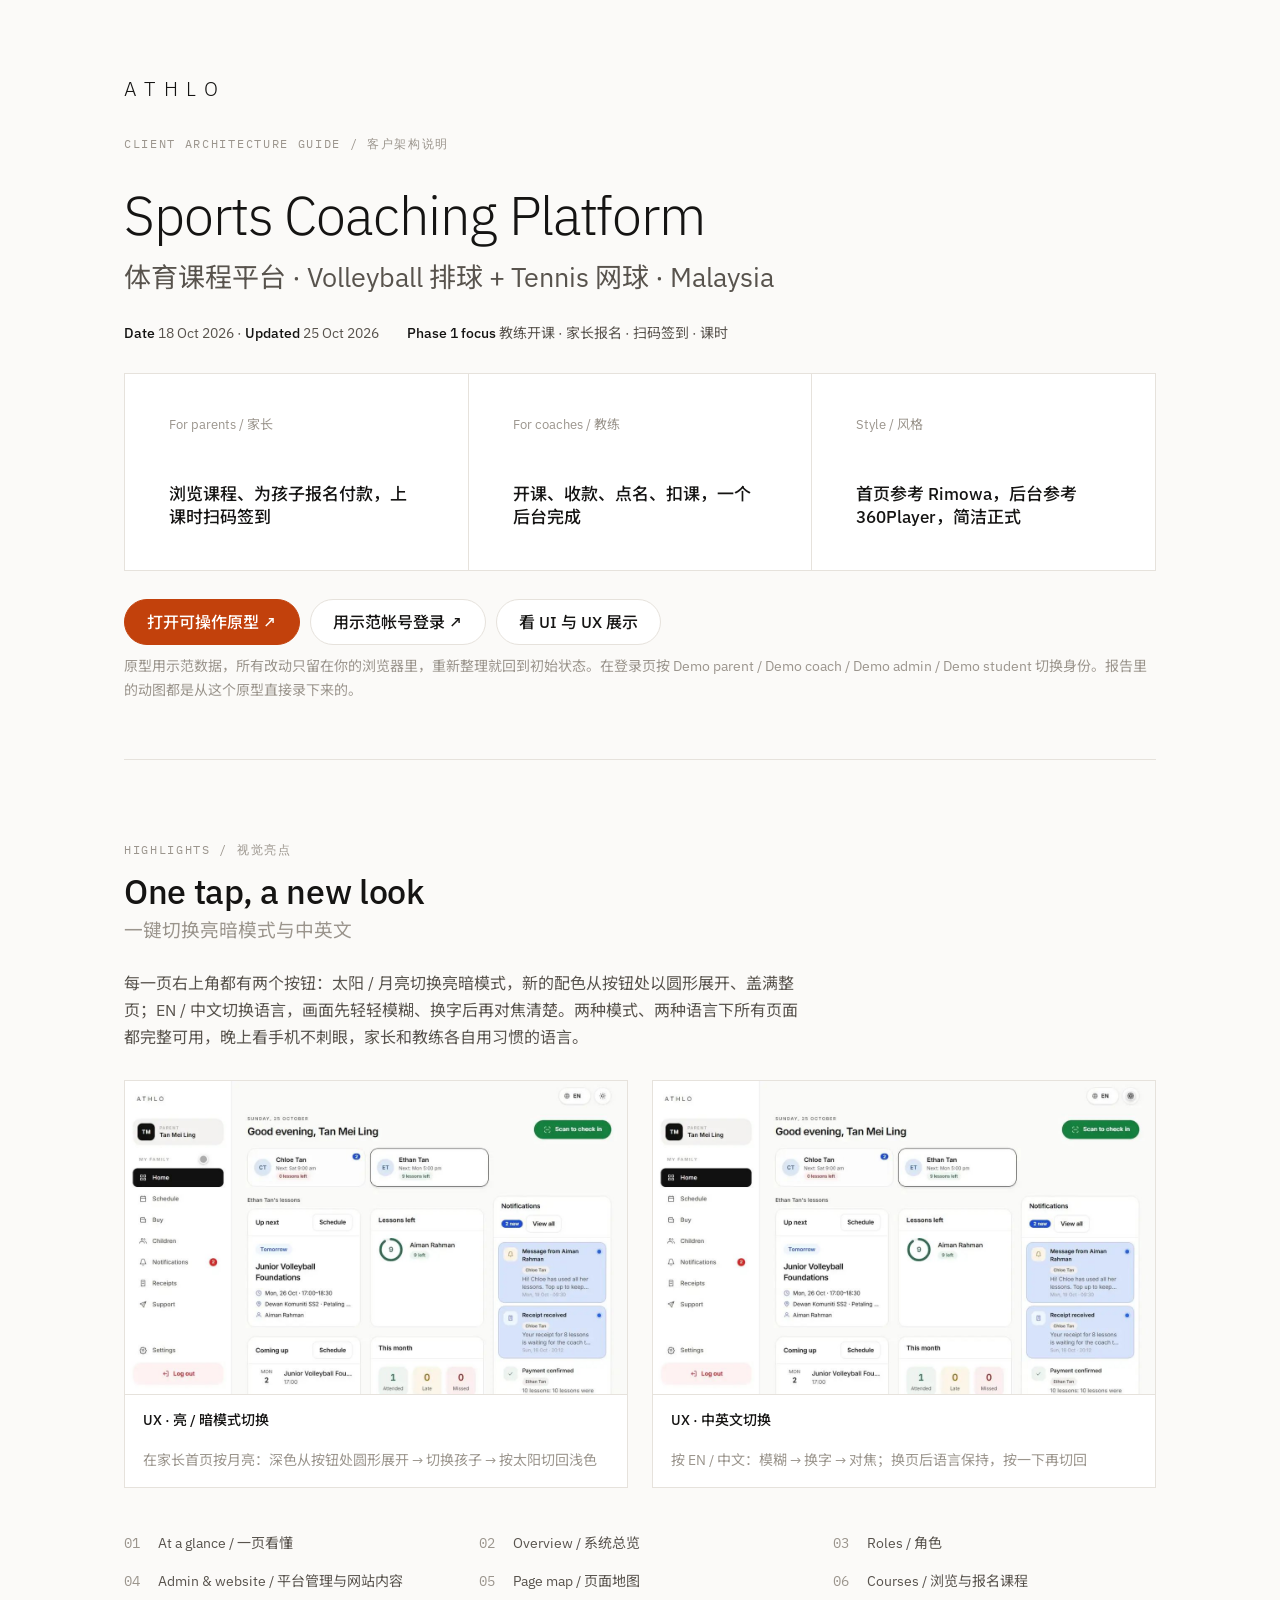
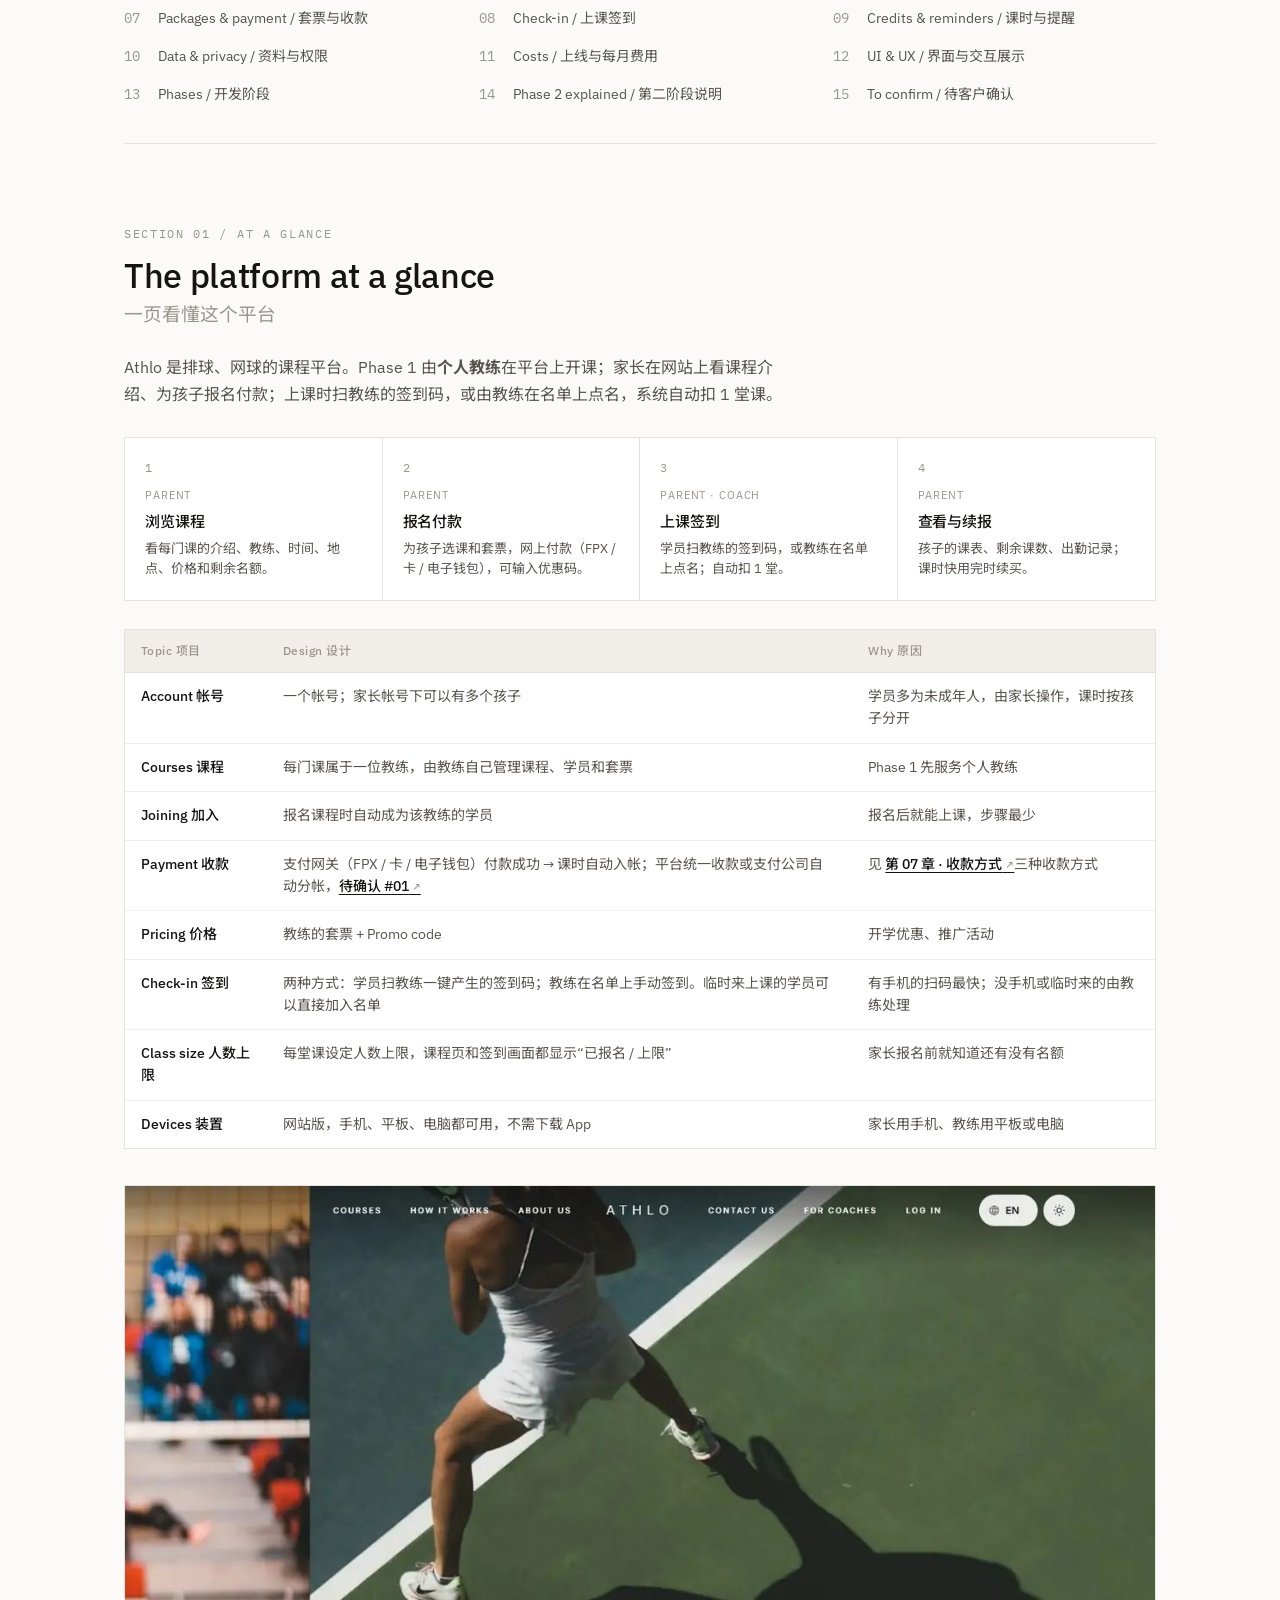
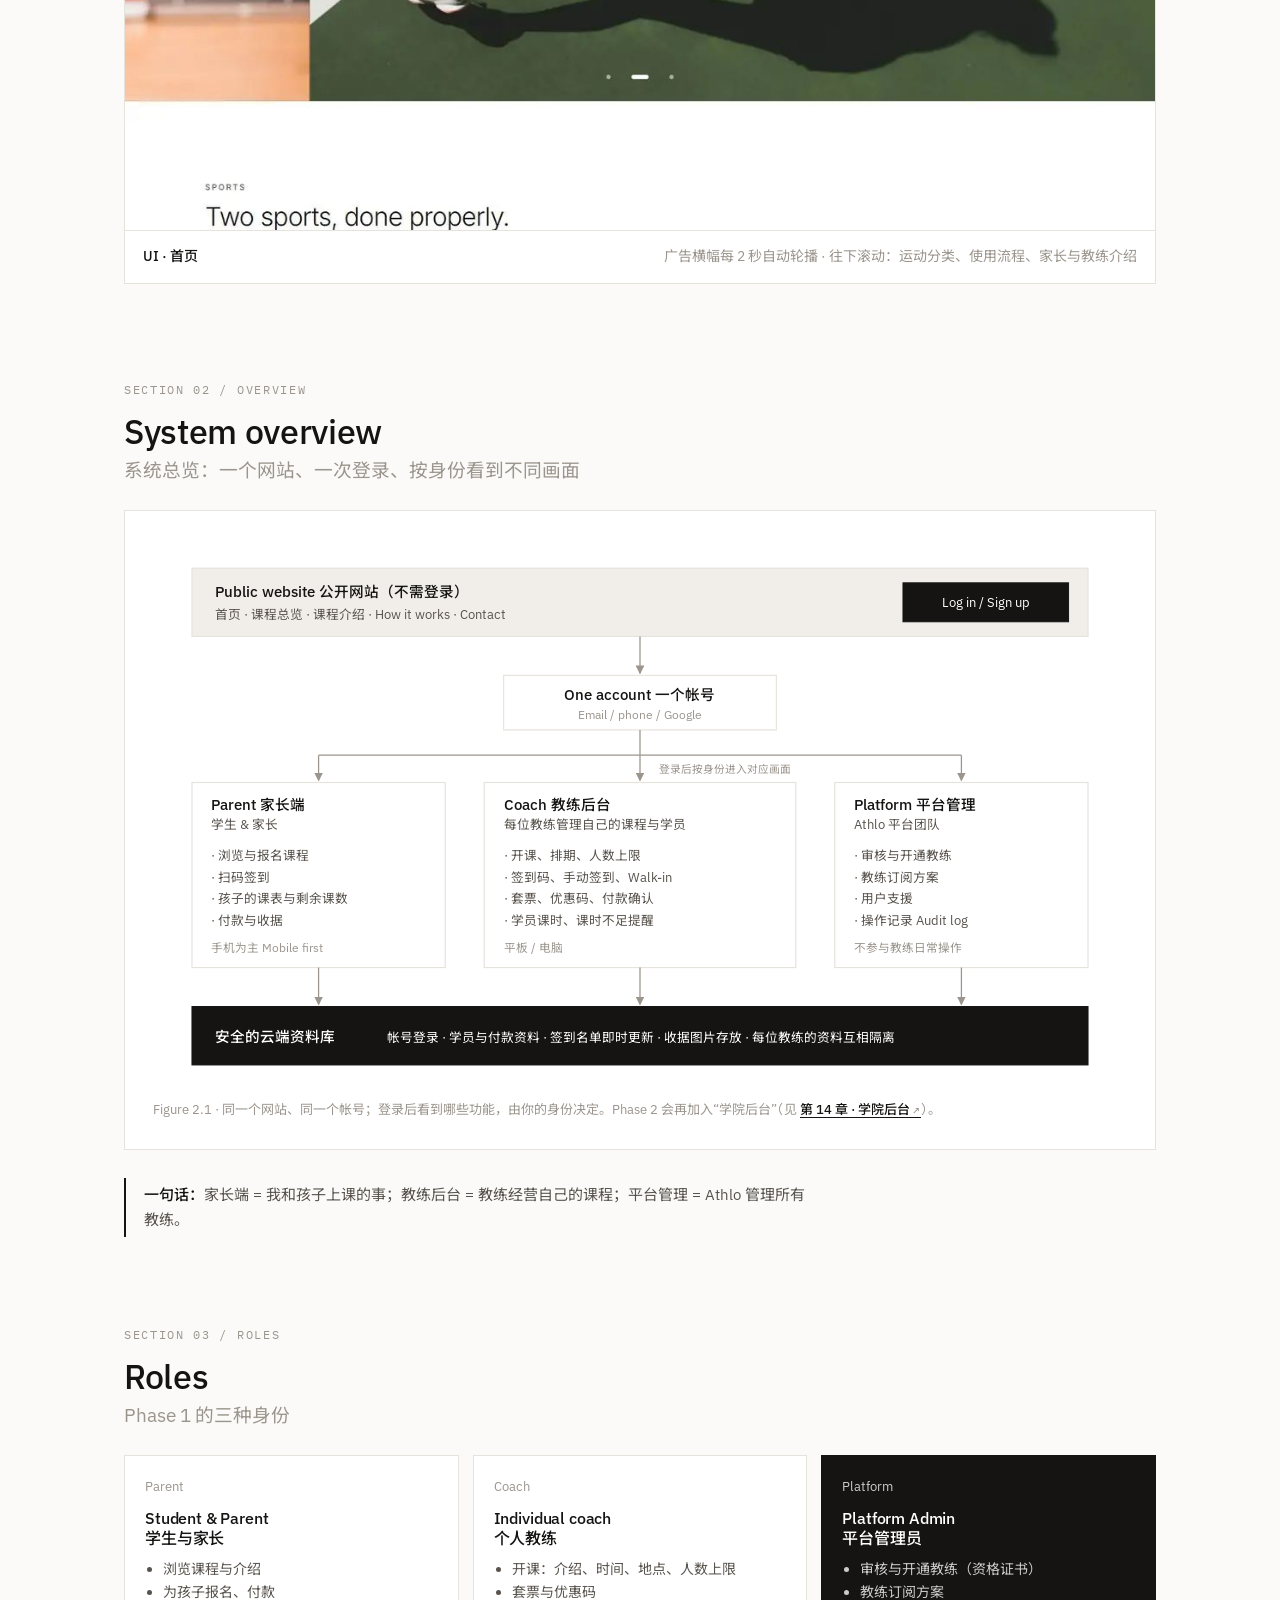
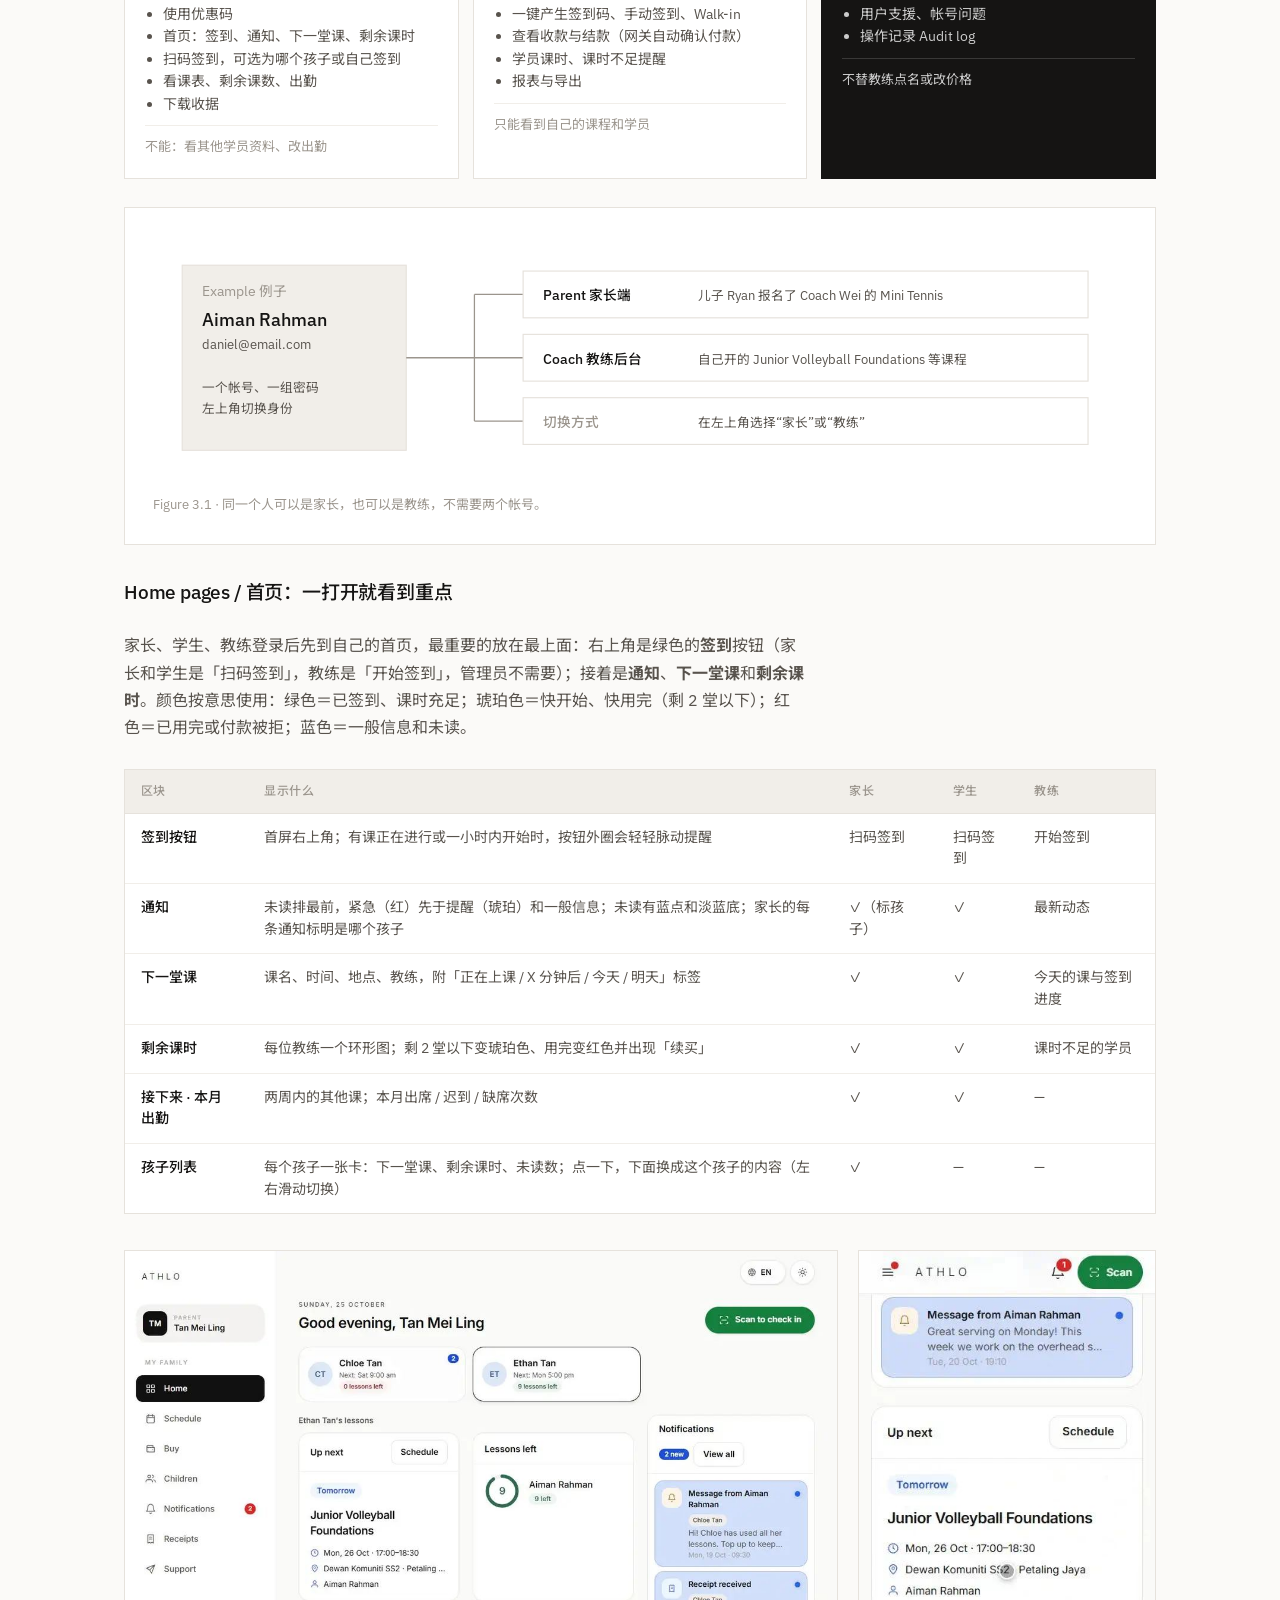
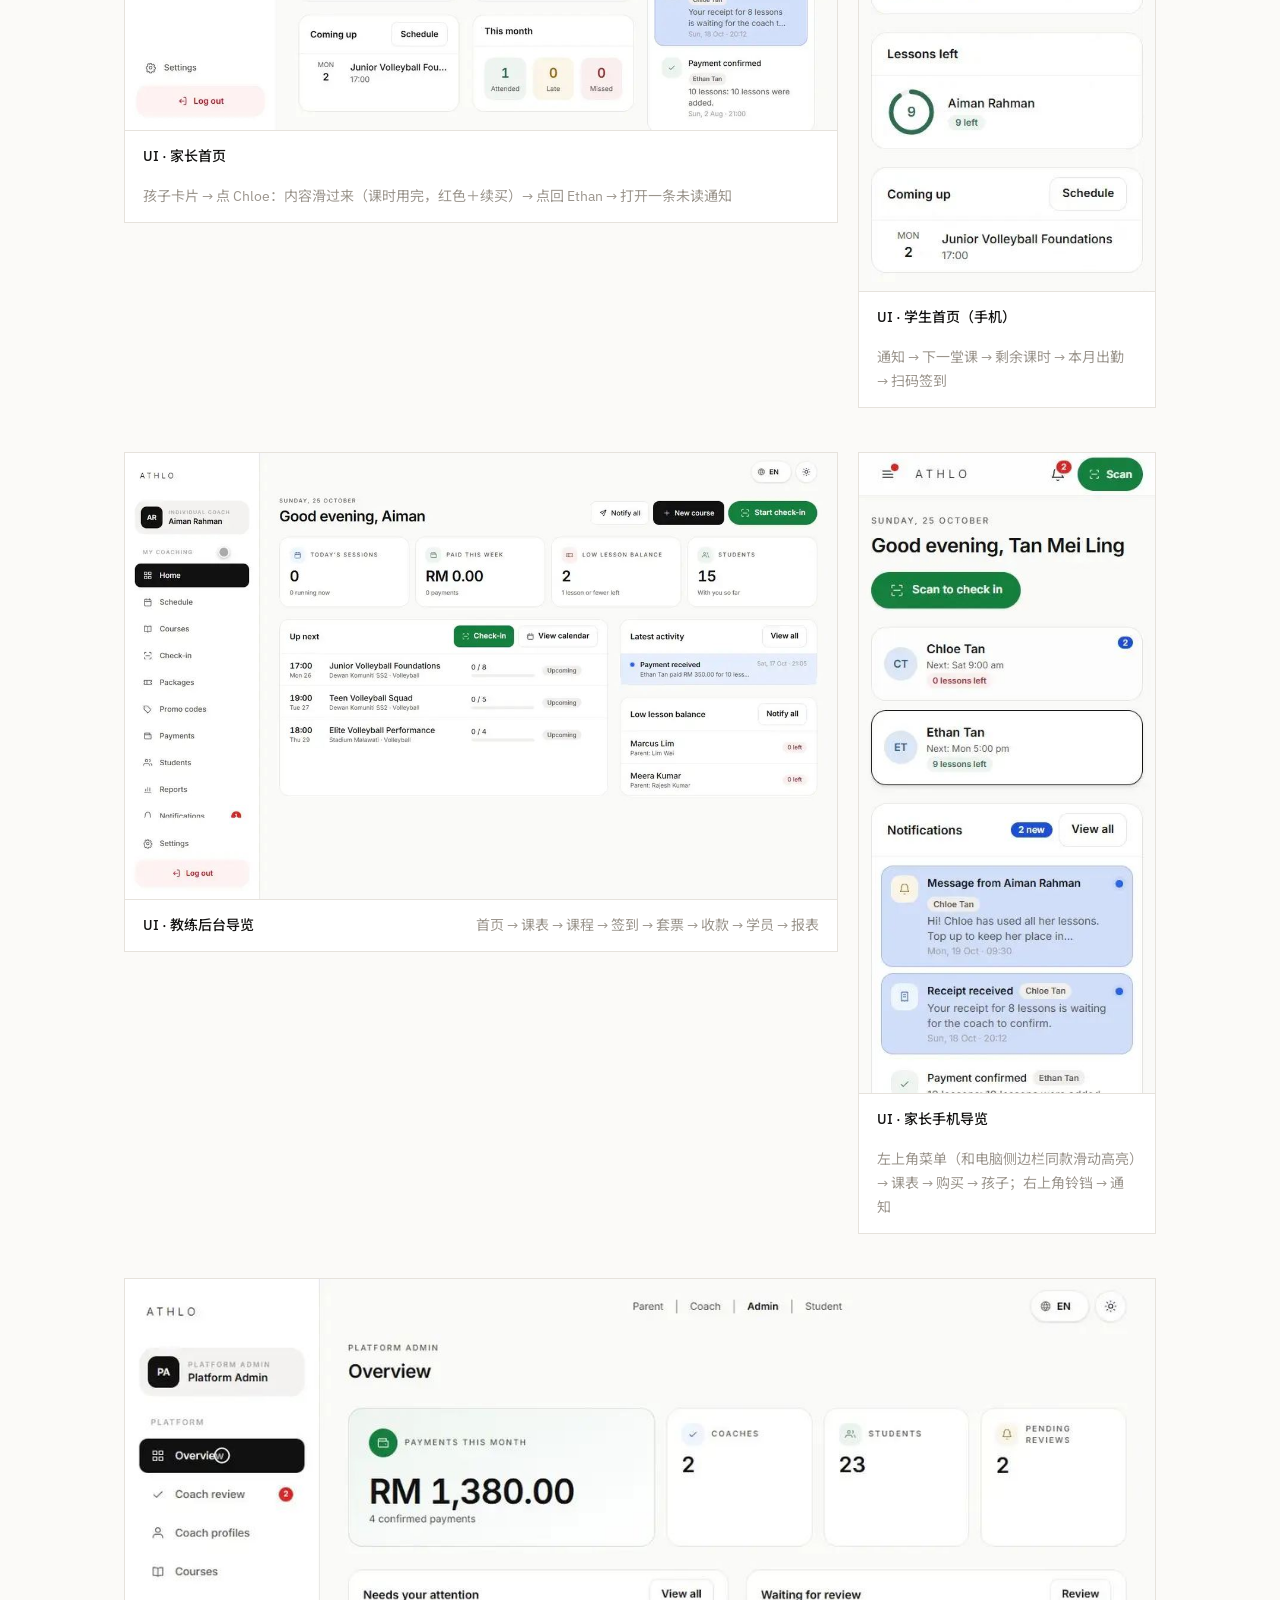
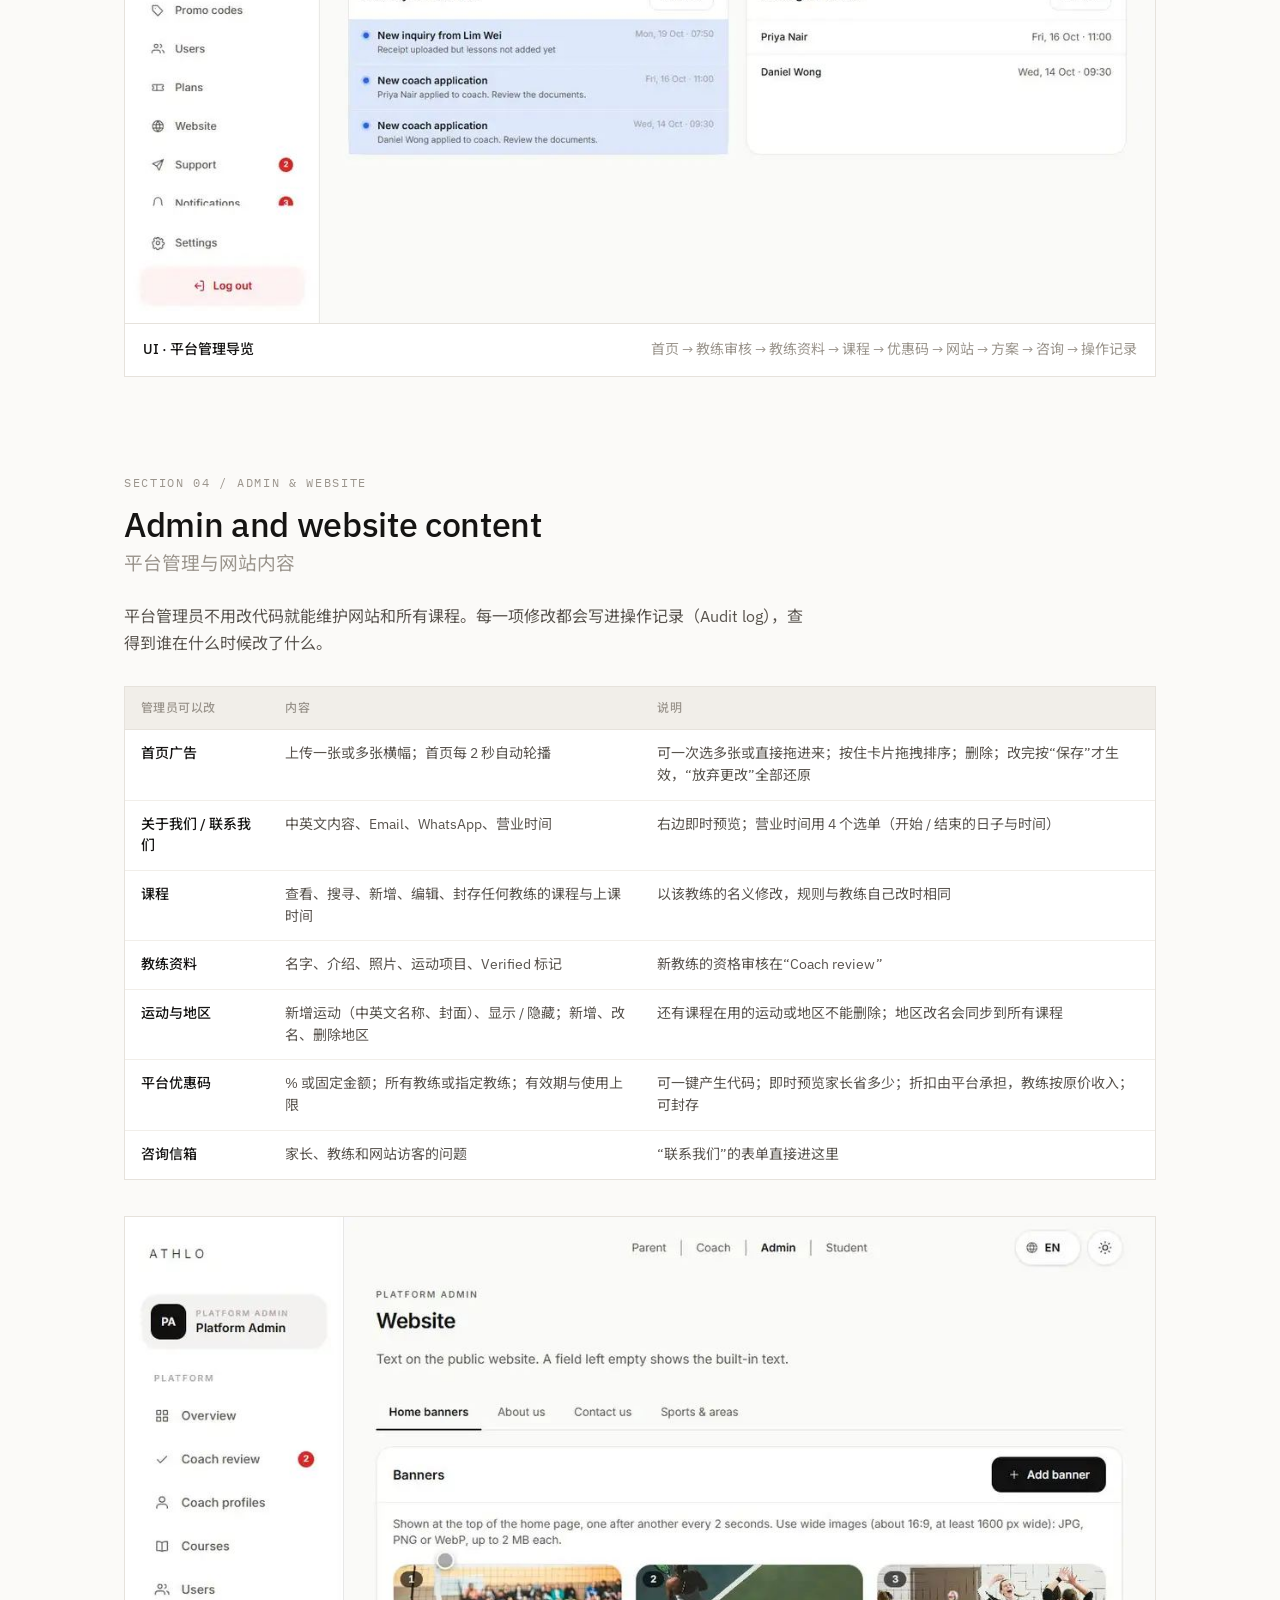
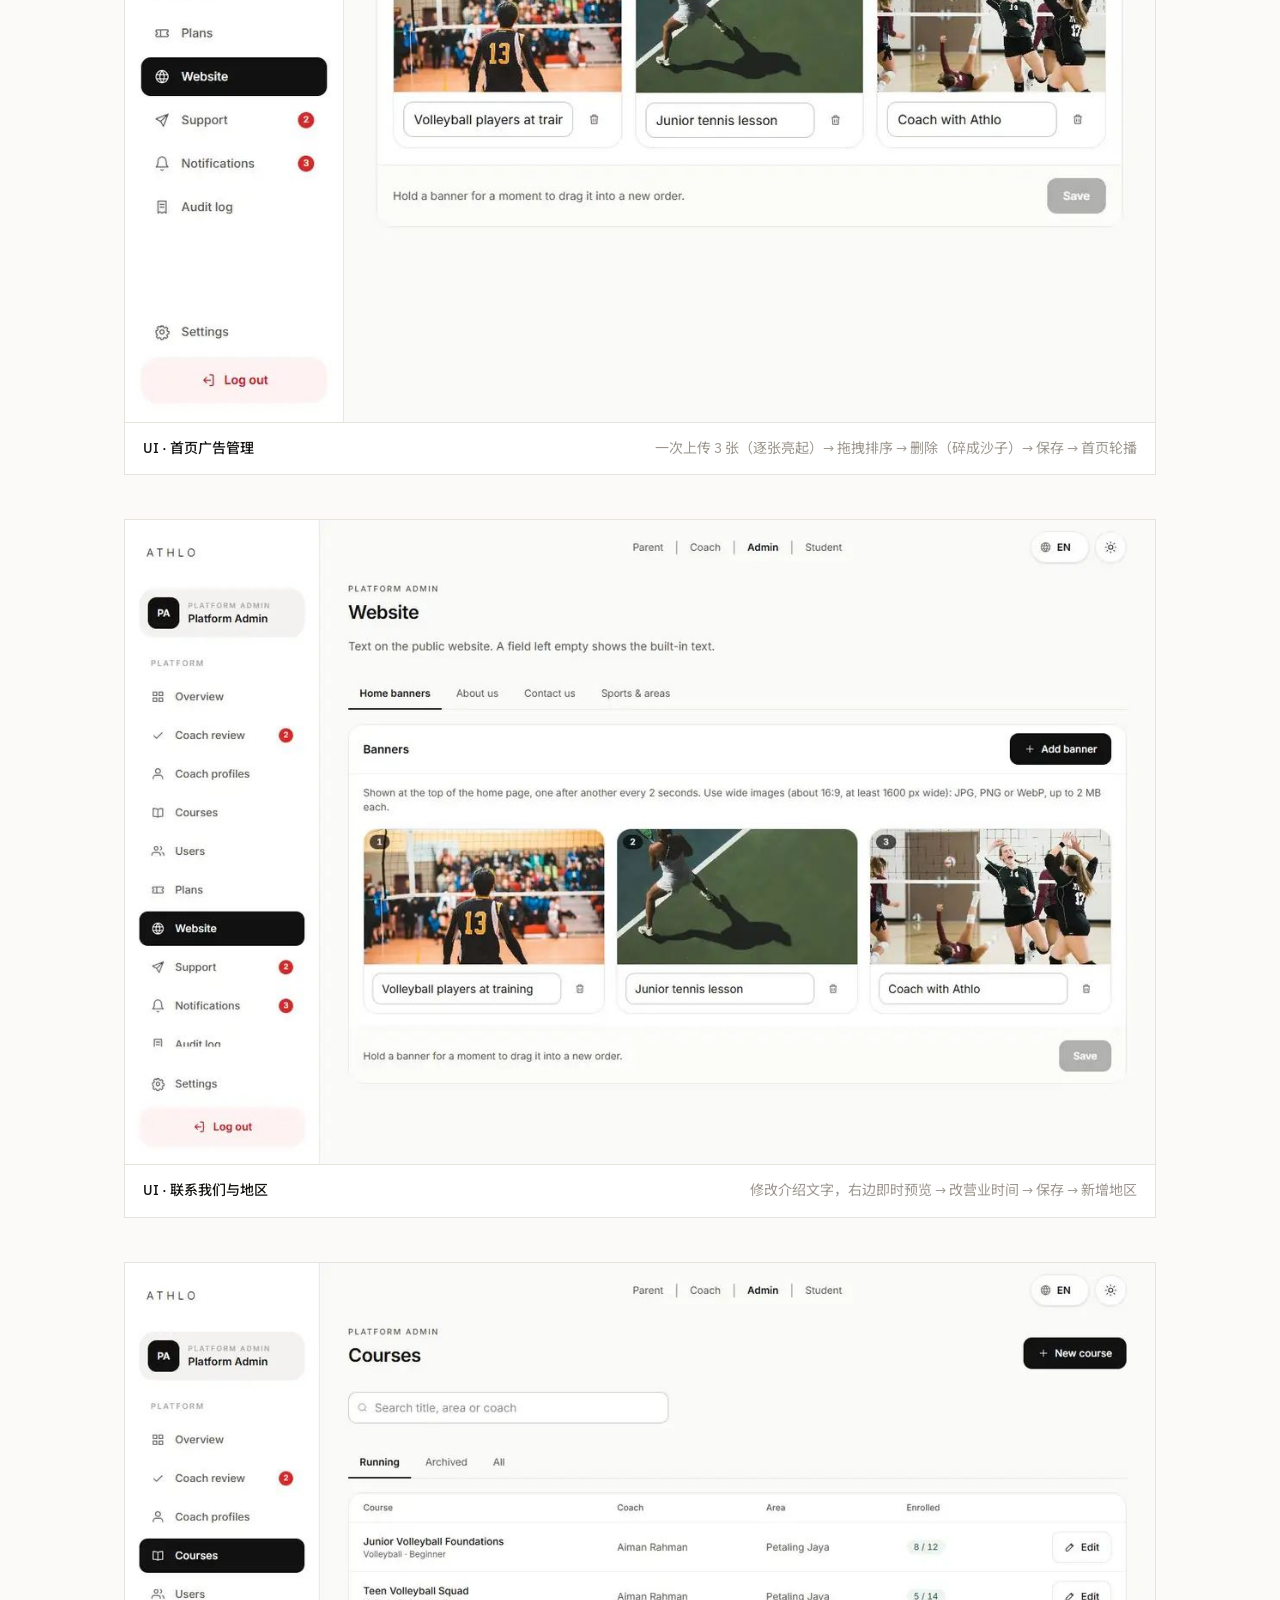
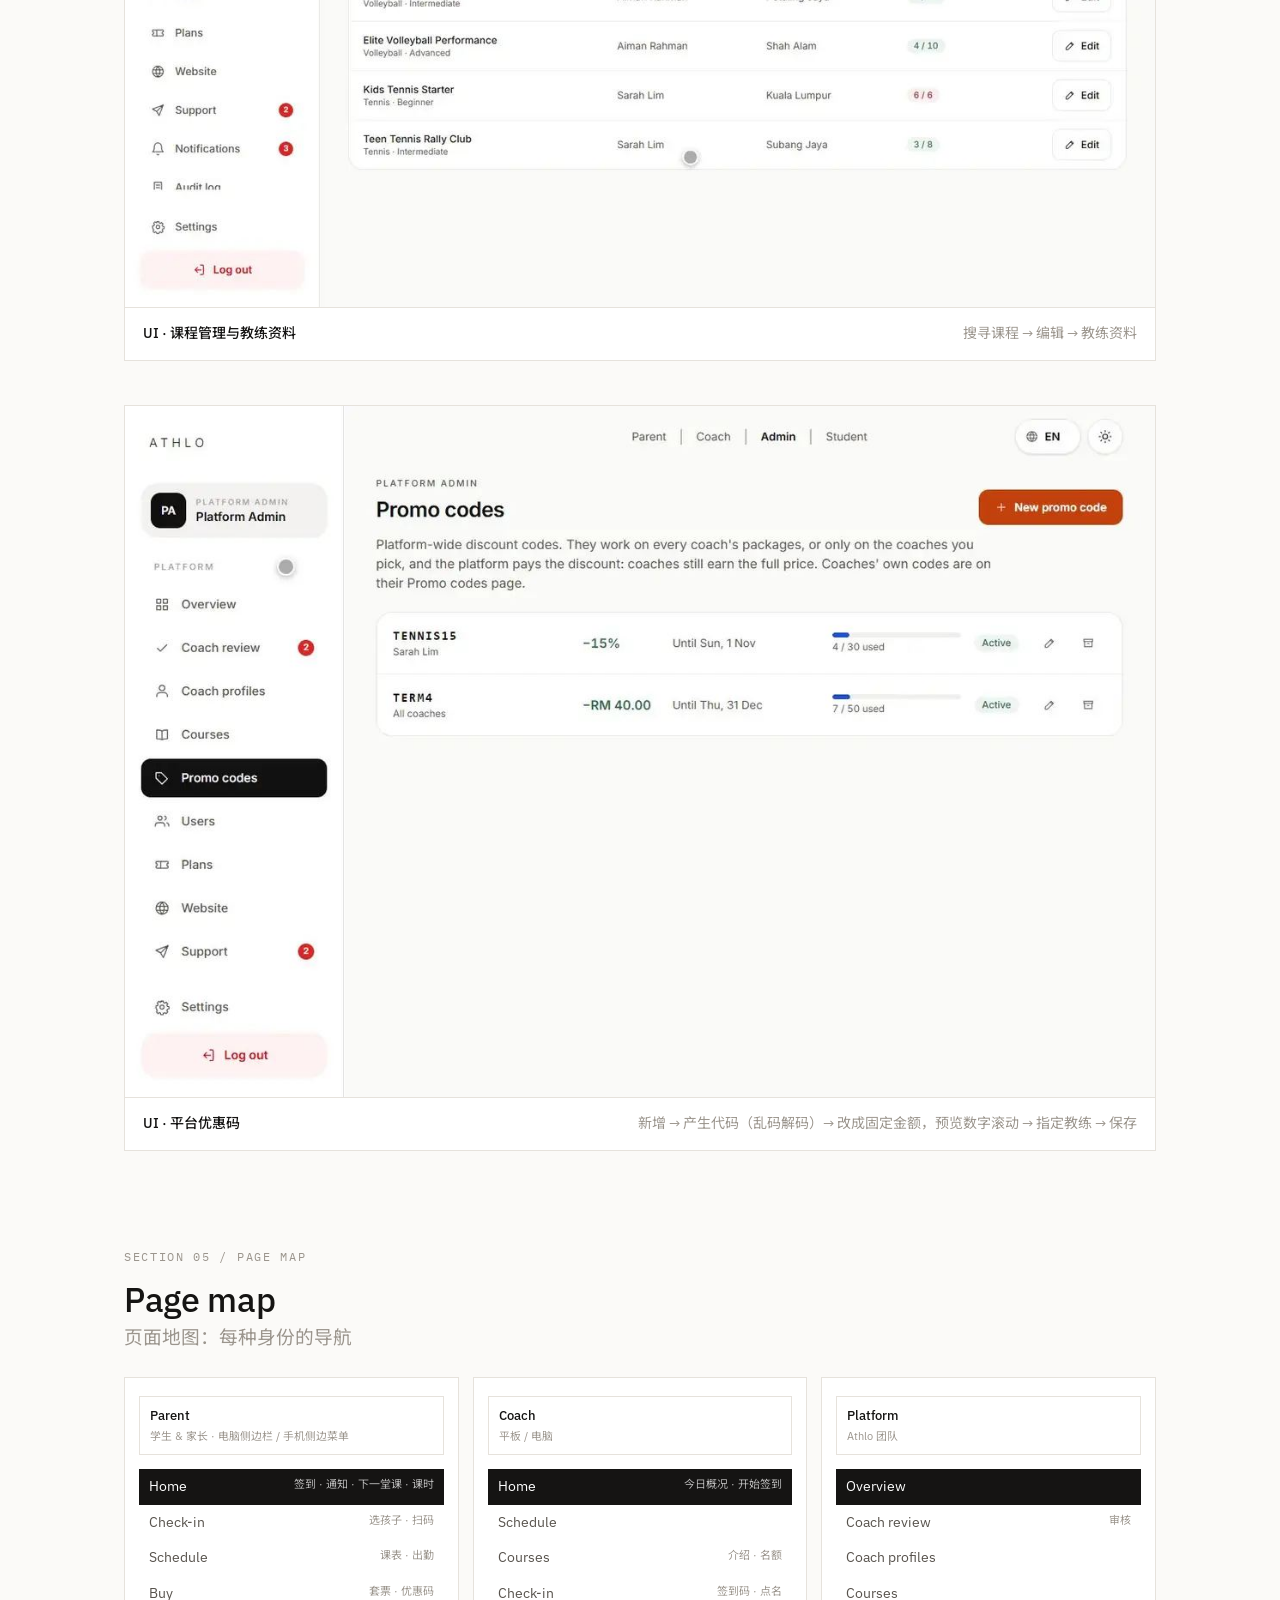
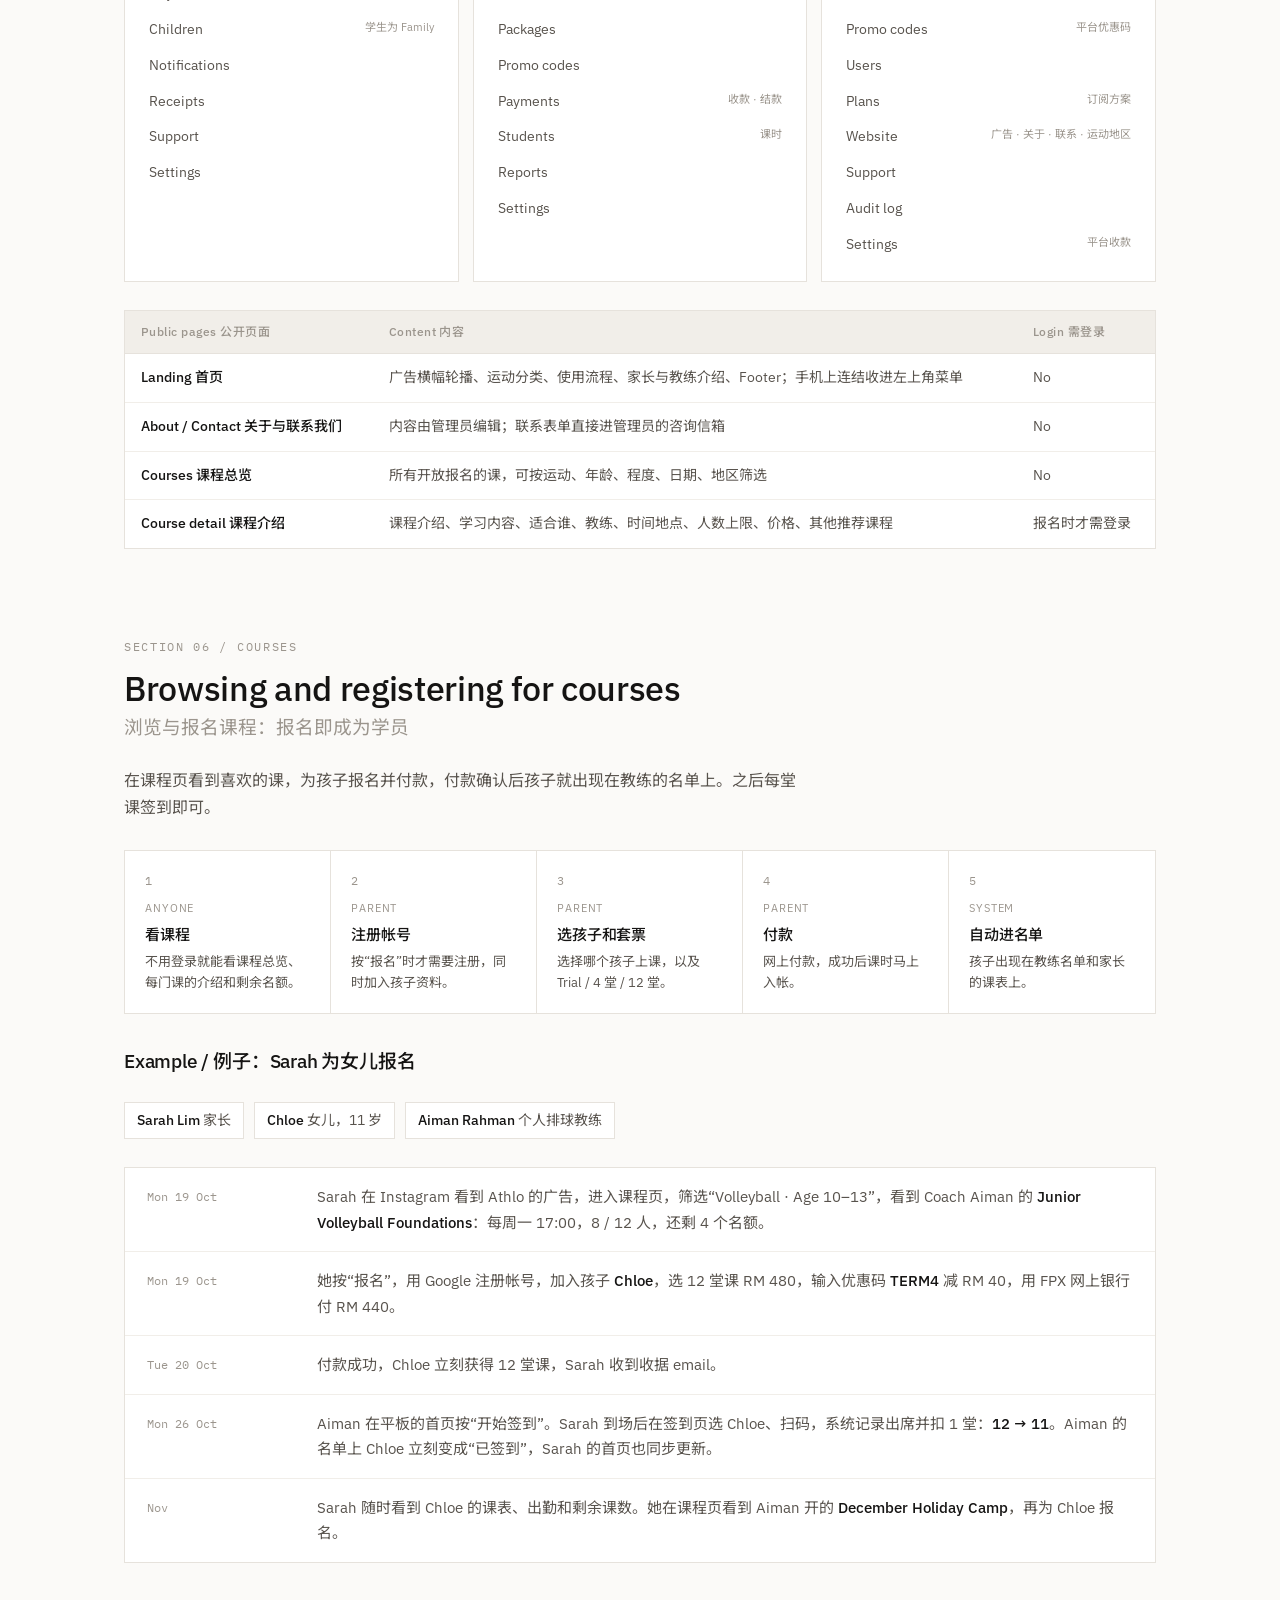
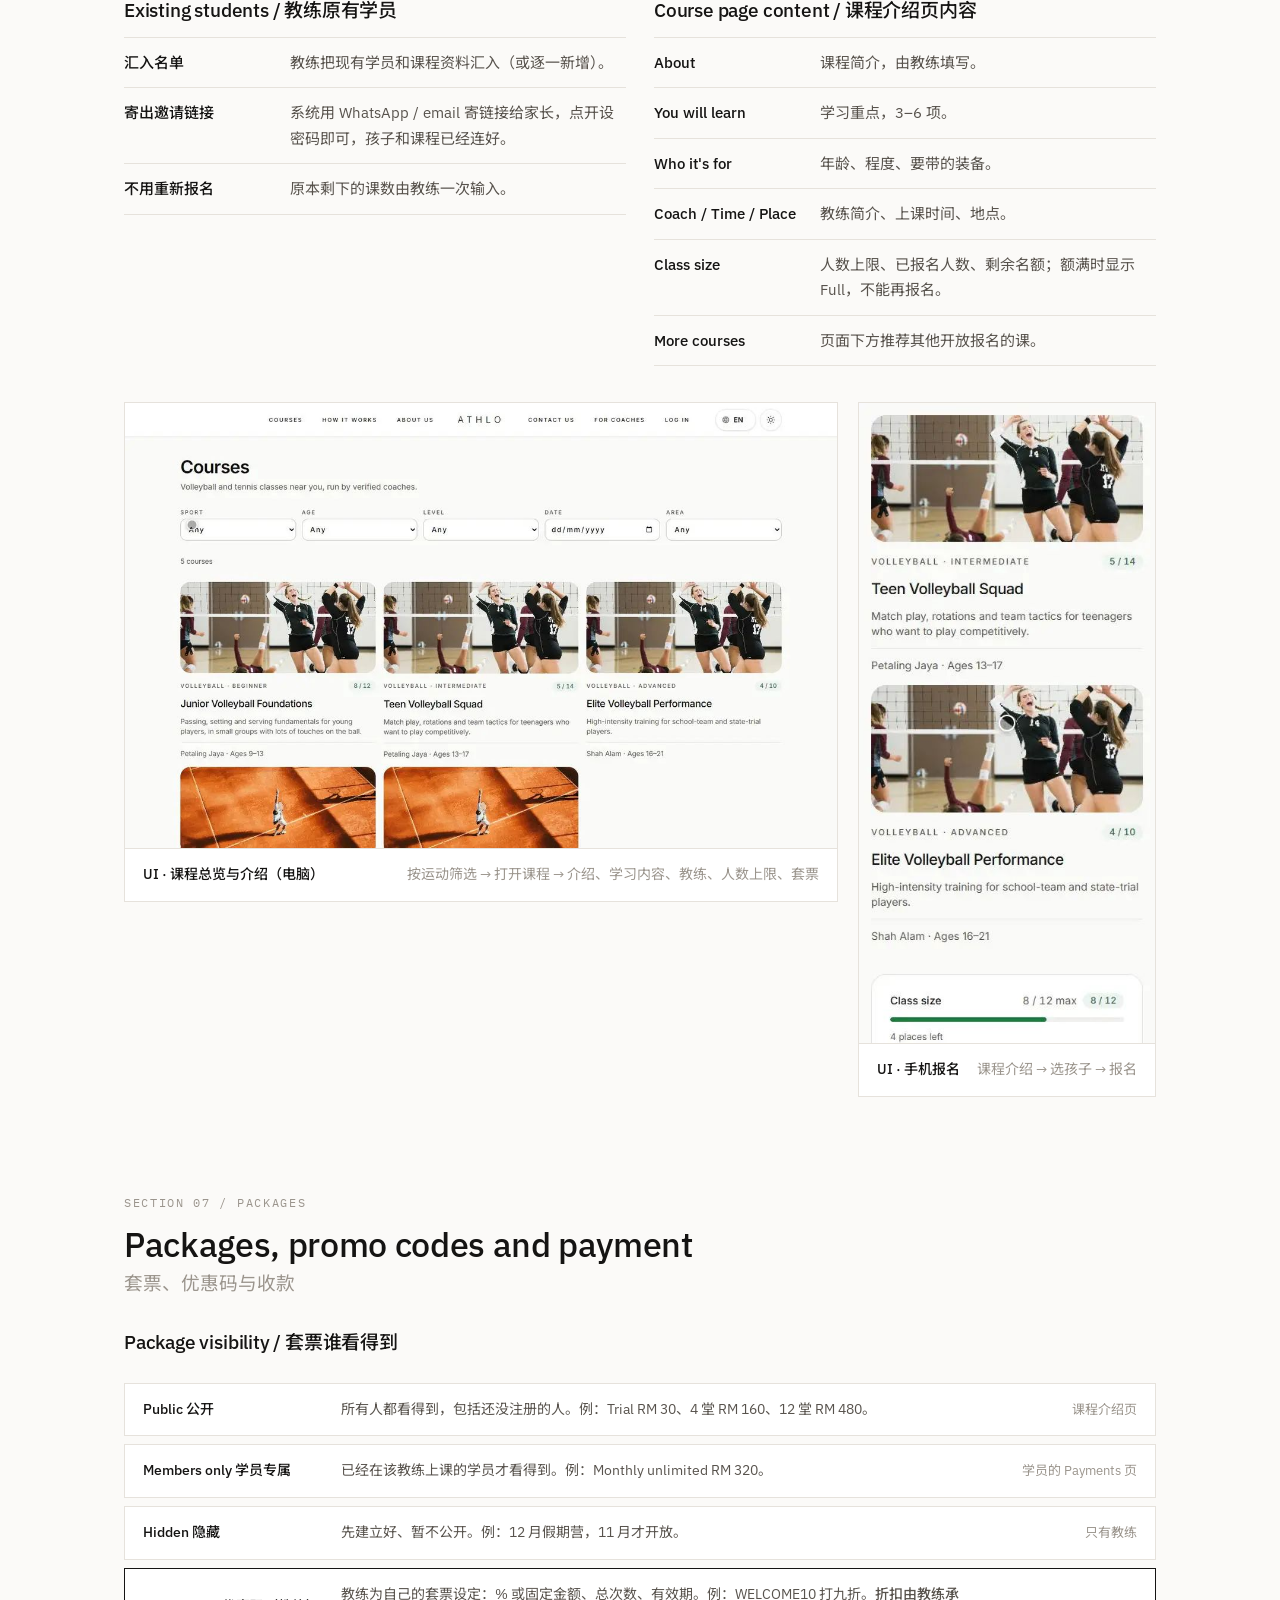
<file: index.html>
<!doctype html><html><head><meta charset=utf8><meta name=viewport content="width=device-width,initial-scale=1"><style>:root{color-scheme:light}body{margin:0;padding:0;font:14px -apple-system,BlinkMacSystemFont,sans-serif;background:#fff;color:#000}img{max-width:100%}[hidden]:not([hidden=until-found i]){display:none!important}</style></head><body>
<meta charset="utf-8">
<title>Athlo Architecture Guide</title>
<meta name="viewport" content="width=device-width, initial-scale=1">
<link rel="preconnect" href="https://fonts.googleapis.com">
<link href="https://fonts.googleapis.com/css2?family=IBM+Plex+Sans:wght@300;400;500;600&family=IBM+Plex+Mono:wght@400;500&family=Noto+Sans+SC:wght@300;400;500;600&display=swap" rel="stylesheet">
<style>
/* Layout: single reading column (max 1080px) with full-width figures; numbered chapters mirror the v1 guide's SECTION 01–09 order. */
:root {
  --bg: #fbfaf8;
  --surface: #ffffff;
  --fg: #151413;
  --fg-2: #58534d;
  --fg-3: #9b958d;
  --line: #e6e2dc;
  --line-2: #f1eee9;
  --strong: #151413;
  --on-strong: #ffffff;
  --ok: #2f6b4f;  --ok-bg: #eaf3ee;
  --warn: #92650f; --warn-bg: #faf2e2;
  --bad: #9b2c2c;  --bad-bg: #f9ecec;
  --new: #1f4f8a;  --new-bg: #e9f0f9;
  --font-body: "IBM Plex Sans", "Noto Sans SC", system-ui, sans-serif;
  --font-mono: "IBM Plex Mono", ui-monospace, Menlo, monospace;
  color-scheme: light;
}
@media (prefers-color-scheme: dark) {
  :root:not([data-theme="light"]) {
    --bg: #141312; --surface: #1c1b19; --fg: #f1eee9; --fg-2: #b9b2a8; --fg-3: #7c766e;
    --line: #34312d; --line-2: #262421; --strong: #f1eee9; --on-strong: #141312;
    --ok: #7cc39f; --ok-bg: #1d2d25; --warn: #e0b45c; --warn-bg: #2f2716; --bad: #e08c8c; --bad-bg: #331d1d;
    --new: #8fb5e6; --new-bg: #1b2636; color-scheme: dark;
  }
}
:root[data-theme="dark"] {
  --bg: #141312; --surface: #1c1b19; --fg: #f1eee9; --fg-2: #b9b2a8; --fg-3: #7c766e;
  --line: #34312d; --line-2: #262421; --strong: #f1eee9; --on-strong: #141312;
  --ok: #7cc39f; --ok-bg: #1d2d25; --warn: #e0b45c; --warn-bg: #2f2716; --bad: #e08c8c; --bad-bg: #331d1d;
  --new: #8fb5e6; --new-bg: #1b2636; color-scheme: dark;
}
* { box-sizing: border-box; }
body { margin: 0; background: var(--bg); color: var(--fg); font-family: var(--font-body); font-size: 16px; line-height: 1.7; -webkit-font-smoothing: antialiased; }
.page { max-width: 1080px; margin: 0 auto; padding-inline: 24px; padding-block: 0 96px; }
h1, h2, h3, h4 { text-wrap: balance; margin: 0; font-weight: 500; letter-spacing: -.01em; line-height: 1.25; }
p { margin: 0; }
p + p { margin-top: .8em; }
.prose { max-width: 68ch; color: var(--fg-2); }
.eyebrow { font-family: var(--font-mono); font-size: 12px; letter-spacing: .14em; text-transform: uppercase; color: var(--fg-3); }
.num { font-variant-numeric: tabular-nums; }
code, .mono { font-family: var(--font-mono); font-size: .9em; }
a { color: inherit; }

/* Cover */
.cover { padding-block: 72px 56px; border-bottom: 1px solid var(--line); display: grid; gap: 28px; }
.wordmark { font-weight: 300; letter-spacing: .42em; font-size: 20px; }
.cover h1 { font-size: clamp(34px, 5vw, 54px); font-weight: 300; letter-spacing: -.02em; }
.cover h1 span { display: block; color: var(--fg-2); font-size: .5em; letter-spacing: 0; margin-top: 10px; font-weight: 400; }
.meta { display: flex; flex-wrap: wrap; gap: 10px 28px; font-size: 14px; color: var(--fg-2); }
.meta b { color: var(--fg); font-weight: 500; }
.summary { display: grid; grid-template-columns: repeat(3, minmax(0, 1fr)); gap: 1px; background: var(--line); border: 1px solid var(--line); }
.summary div { background: var(--surface); padding: 20px 22px; }
.summary .k { font-size: 13px; color: var(--fg-3); margin-bottom: 6px; }
.summary .v { font-size: 17px; font-weight: 500; line-height: 1.4; }

/* Contents */
.toc { padding-block: 32px; border-bottom: 1px solid var(--line); display: grid; grid-template-columns: repeat(3, minmax(0, 1fr)); gap: 6px 32px; font-size: 14px; }
.toc a { text-decoration: none; color: var(--fg-2); display: flex; gap: 12px; padding: 4px 0; }
.toc a:hover, .toc a:focus-visible { color: var(--fg); }
.toc a span { font-family: var(--font-mono); color: var(--fg-3); width: 22px; }

/* Chapters */
section.ch { padding-block: 80px 8px; display: grid; gap: 28px; }
.ch-head { display: grid; gap: 10px; }
.ch-head h2 { font-size: clamp(26px, 3.4vw, 34px); }
.ch-head h2 small { display: block; font-size: .55em; color: var(--fg-3); font-weight: 400; margin-top: 6px; letter-spacing: 0; }
h3 { font-size: 19px; margin-top: 8px; }
.rule { border: 0; border-top: 1px solid var(--line); margin: 8px 0; }

/* Tables */
.tbl { overflow-x: auto; border: 1px solid var(--line); background: var(--surface); }
table { border-collapse: collapse; width: 100%; font-size: 14px; line-height: 1.55; }
th { text-align: left; font-weight: 500; color: var(--fg-3); font-size: 12px; letter-spacing: .04em; padding: 12px 16px; border-bottom: 1px solid var(--line); background: var(--line-2); white-space: nowrap; }
td { padding: 13px 16px; border-bottom: 1px solid var(--line-2); vertical-align: top; color: var(--fg-2); }
td:first-child { color: var(--fg); font-weight: 500; }
tr:last-child td { border-bottom: 0; }
.was { color: var(--fg-3); text-decoration: line-through; text-decoration-color: var(--fg-3); }

/* Badges */
.b { display: inline-block; font-size: 11px; font-weight: 500; letter-spacing: .04em; padding: 1px 9px; border-radius: 99px; white-space: nowrap; background: var(--line-2); color: var(--fg-2); }
.b.new { background: var(--new-bg); color: var(--new); }
.b.ok { background: var(--ok-bg); color: var(--ok); }
.b.warn { background: var(--warn-bg); color: var(--warn); }
.b.bad { background: var(--bad-bg); color: var(--bad); }

/* Callout */
.note { border-left: 2px solid var(--strong); padding: 4px 0 4px 18px; color: var(--fg-2); font-size: 15px; max-width: 76ch; }
.note b { color: var(--fg); font-weight: 500; }

/* Diagrams */
.fig { background: var(--surface); border: 1px solid var(--line); padding: 28px; overflow-x: auto; }
.fig svg { display: block; width: 100%; min-width: 760px; height: auto; }
.fig figcaption, figure figcaption { font-size: 13px; color: var(--fg-3); margin-top: 14px; }
figure { margin: 0; }
svg text { font-family: var(--font-body); fill: var(--fg); }
svg .t2 { fill: var(--fg-2); }
svg .t3 { fill: var(--fg-3); }
svg .mono { font-family: var(--font-mono); }
svg .box { fill: var(--surface); stroke: var(--line); stroke-width: 1.2; }
svg .box2 { fill: var(--line-2); stroke: var(--line); stroke-width: 1.2; }
svg .boxs { fill: var(--strong); stroke: var(--strong); }
svg .ts { fill: var(--on-strong); }
svg .ln { stroke: var(--fg-3); stroke-width: 1.3; fill: none; }
svg .lns { stroke: var(--strong); stroke-width: 1.5; fill: none; }
svg .dash { stroke-dasharray: 4 4; }
svg .ah { fill: var(--fg-3); }
svg .ahs { fill: var(--strong); }
svg .okf { fill: var(--ok-bg); stroke: var(--ok); stroke-width: 1; }
svg .newf { fill: var(--new-bg); stroke: var(--new); stroke-width: 1; }

/* Role cards */
.roles { display: grid; grid-template-columns: repeat(4, minmax(0, 1fr)); gap: 14px; }
.role { background: var(--surface); border: 1px solid var(--line); padding: 20px; display: grid; gap: 10px; align-content: start; }
.role h4 { font-size: 16px; }
.role .who { font-size: 13px; color: var(--fg-3); }
.role ul { margin: 0; padding-left: 18px; font-size: 14px; color: var(--fg-2); line-height: 1.6; }
.role .no { font-size: 13px; color: var(--fg-3); border-top: 1px solid var(--line-2); padding-top: 10px; }
.role.dark { background: var(--strong); border-color: var(--strong); color: var(--on-strong); }
.role.dark .who, .role.dark .no, .role.dark ul { color: var(--on-strong); opacity: .78; }
.role.dark .no { border-color: color-mix(in srgb, var(--on-strong) 20%, transparent); }

/* Sidebar map */
.navs { display: grid; grid-template-columns: repeat(4, minmax(0, 1fr)); gap: 14px; }
.nav { background: var(--surface); border: 1px solid var(--line); padding: 18px 14px; }
.nav .ws { font-size: 13px; font-weight: 500; padding: 8px 10px; border: 1px solid var(--line); margin-bottom: 14px; }
.nav .ws small { display: block; color: var(--fg-3); font-weight: 400; }
.nav ol { list-style: none; margin: 0; padding: 0; font-size: 14px; }
.nav li { padding: 6px 10px; color: var(--fg-2); display: flex; justify-content: space-between; gap: 8px; }
.nav li:first-child { background: var(--strong); color: var(--on-strong); }
.nav li i { font-style: normal; font-size: 11px; color: var(--fg-3); }
.nav li:first-child i { color: var(--on-strong); opacity: .7; }

/* Step chains */
.steps { display: grid; grid-template-columns: repeat(var(--n, 4), minmax(0, 1fr)); border: 1px solid var(--line); background: var(--surface); }
.step { padding: 20px; border-right: 1px solid var(--line); display: grid; gap: 8px; align-content: start; position: relative; }
.step:last-child { border-right: 0; }
.step .n { font-family: var(--font-mono); font-size: 12px; color: var(--fg-3); }
.step h4 { font-size: 15px; }
.step p { font-size: 13px; color: var(--fg-2); line-height: 1.55; }
.step .who { font-size: 11px; letter-spacing: .08em; text-transform: uppercase; color: var(--fg-3); }

/* Two-up */
.two { display: grid; grid-template-columns: repeat(2, minmax(0, 1fr)); gap: 28px; align-items: start; }
.two > * { min-width: 0; }
.list { margin: 0; padding: 0; list-style: none; border-top: 1px solid var(--line); }
.list li { padding: 12px 0; border-bottom: 1px solid var(--line); font-size: 15px; color: var(--fg-2); display: grid; grid-template-columns: 150px 1fr; gap: 16px; }
.list li b { color: var(--fg); font-weight: 500; }

/* Screenshots */
.shot { border: 1px solid var(--line); background: var(--surface); }
.shot img { display: block; width: 100%; height: auto; aspect-ratio: attr(width) / attr(height); }
.shot-cap { display: flex; justify-content: space-between; gap: 16px; flex-wrap: wrap; padding: 14px 18px; border-top: 1px solid var(--line); font-size: 14px; }
.shot-cap b { font-weight: 500; }
.shot-cap span { color: var(--fg-3); }
.tall { max-height: 820px; overflow-y: auto; }
.clips { display: grid; grid-template-columns: repeat(auto-fit, minmax(min(100%, 300px), 1fr)); gap: 20px; align-items: start; margin-block: 8px; }
.clips:has(.clip:not(.phone)) { grid-template-columns: 1fr; }
.clips:has(.clip:not(.phone)):has(.phone) { grid-template-columns: minmax(0, 2.4fr) minmax(220px, 1fr); }
@media (max-width: 760px) { .clips:has(.clip:not(.phone)):has(.phone) { grid-template-columns: 1fr; } }
.shot.clip img { aspect-ratio: auto; background: var(--line-2); }
.shot.phone { max-width: 400px; justify-self: center; width: 100%; }
.proto { display: flex; flex-wrap: wrap; gap: 10px; align-items: center; }
.proto a { display: inline-flex; align-items: center; min-height: 46px; padding: 0 22px; border-radius: 999px; text-decoration: none; font-weight: 500; border: 1px solid var(--line); color: var(--fg); background: var(--surface); }
.proto a.main { background: #c2410c; border-color: #c2410c; color: #fff; }
.proto p { margin: 0; flex-basis: 100%; font-size: 14px; color: var(--fg-3); }
.ux-grid { display: grid; grid-template-columns: repeat(auto-fit, minmax(min(100%, 440px), 1fr)); gap: 24px; align-items: start; }
.ux-grid .phone { max-width: none; }
.gallery-group { margin-top: 36px; }
.gallery-group h3 { display: flex; align-items: baseline; gap: 10px; }
.gallery-group h3 small { font-size: 13px; font-weight: 400; color: var(--fg-3); }
/* Justified rows: each clip grows by its aspect ratio, so every clip in a row is the same height
   and the row fills the width (no holes from wide desktop clips next to tall phone clips). */
.reel { display: flex; gap: 20px; align-items: stretch; }
.reel + .reel { margin-top: 20px; }
.reel .clip { max-width: none; margin: 0; min-width: 0; flex: var(--ar) 1 0; }
.reel .clip img { width: 100%; }
.reel .shot-cap { flex-direction: column; gap: 4px; }
@media (max-width: 760px) {
  .reel { flex-wrap: wrap; }
  .reel .clip { flex: 1 1 100%; }
  .reel .clip.phone { flex: 1 1 calc(50% - 10px); }
}
.gallery { display: grid; gap: 28px; }

/* Pricing stack */
.stack { display: grid; gap: 8px; }
.tier { display: grid; grid-template-columns: 180px 1fr 150px; gap: 18px; align-items: center; background: var(--surface); border: 1px solid var(--line); padding: 14px 18px; font-size: 14px; }
.tier b { font-weight: 500; }
.tier span { color: var(--fg-2); }
.tier em { font-style: normal; text-align: right; color: var(--fg-3); font-size: 13px; }
.tier.top { border-color: var(--strong); }

/* Phases */
.phases { display: grid; grid-template-columns: 1.3fr 1fr 1fr; gap: 14px; }
.phase { background: var(--surface); border: 1px solid var(--line); padding: 22px; }
.phase.cur { border-color: var(--strong); box-shadow: inset 0 3px 0 var(--strong); }
.phase h4 { font-size: 17px; margin-bottom: 4px; }
.phase .sub { font-size: 13px; color: var(--fg-3); margin-bottom: 14px; }
.phase ul { margin: 0; padding-left: 18px; font-size: 14px; color: var(--fg-2); line-height: 1.75; }

/* Confirmation cards */
.confirm { display: grid; grid-template-columns: repeat(3, minmax(0, 1fr)); gap: 14px; }
.cf { background: var(--surface); border: 1px solid var(--line); padding: 18px 20px; display: grid; gap: 8px; align-content: start; }
.cf .n { font-family: var(--font-mono); font-size: 12px; color: var(--fg-3); }
.cf h4 { font-size: 15px; }
.cf p { font-size: 13px; color: var(--fg-2); line-height: 1.55; }
.cf .rec { font-size: 13px; color: var(--fg); border-top: 1px solid var(--line-2); padding-top: 8px; }
.cf .rec::before { content: "建议 Recommend · "; color: var(--fg-3); }
.cf .line { font-size: 13px; color: var(--fg-3); }

footer { margin-top: 96px; padding-top: 24px; border-top: 1px solid var(--line); font-size: 13px; color: var(--fg-3); display: flex; justify-content: space-between; gap: 16px; flex-wrap: wrap; }

@media (max-width: 900px) {
  .roles, .navs { grid-template-columns: repeat(2, minmax(0, 1fr)); }
  .confirm { grid-template-columns: repeat(2, minmax(0, 1fr)); }
  .phases { grid-template-columns: 1fr; }
  .steps { grid-template-columns: repeat(2, minmax(0, 1fr)); }
  .step:nth-child(2n) { border-right: 0; }
  .step { border-bottom: 1px solid var(--line); }
  .toc { grid-template-columns: repeat(2, minmax(0, 1fr)); }
}
@media (max-width: 640px) {
  .page { padding-inline: 16px; }
  .summary, .roles, .navs, .confirm, .two, .toc, .steps { grid-template-columns: 1fr; }
  .step { border-right: 0; }
  .tier { grid-template-columns: 1fr; gap: 4px; }
  .tier em { text-align: left; }
  .list li { grid-template-columns: 1fr; gap: 2px; }
  .fig { padding: 16px; }
}
@media (prefers-reduced-motion: reduce) { * { scroll-behavior: auto !important; } }

/* Story timeline and example cards */
.story { border: 1px solid var(--line); background: var(--surface); }
.story .s { display: grid; grid-template-columns: 150px minmax(0, 1fr); gap: 20px; padding: 16px 22px; border-bottom: 1px solid var(--line-2); font-size: 15px; color: var(--fg-2); }
.story .s:last-child { border-bottom: 0; }
.story .when { font-family: var(--font-mono); font-size: 12px; color: var(--fg-3); padding-top: 3px; }
.story .s b { color: var(--fg); font-weight: 500; }
.cast { display: flex; flex-wrap: wrap; gap: 10px; }
.cast span { font-size: 14px; border: 1px solid var(--line); background: var(--surface); padding: 6px 12px; color: var(--fg-2); }
.cast b { color: var(--fg); font-weight: 500; }
.ex { display: grid; grid-template-columns: repeat(2, minmax(0, 1fr)); gap: 14px; }
.exc { background: var(--surface); border: 1px solid var(--line); padding: 20px 22px; display: grid; gap: 8px; align-content: start; }
.exc .q { font-family: var(--font-mono); font-size: 12px; color: var(--fg-3); }
.exc h4 { font-size: 16px; }
.exc p { font-size: 14px; color: var(--fg-2); line-height: 1.65; }
.exc .a { font-size: 14px; color: var(--fg); border-top: 1px solid var(--line-2); padding-top: 10px; }
.b.p2 { background: var(--warn-bg); color: var(--warn); }
.part { display: flex; align-items: baseline; gap: 14px; border-top: 1px solid var(--strong); padding-top: 18px; margin-top: 12px; }
.part h3 { margin: 0; font-size: 22px; }
.part span { font-family: var(--font-mono); font-size: 12px; color: var(--fg-3); }
@media (max-width: 640px) {
  .story .s, .ex { grid-template-columns: 1fr; gap: 4px; }
}
.xref { color: var(--fg); font-weight: 500; text-decoration: underline; text-decoration-thickness: 1px; text-underline-offset: 3px; white-space: nowrap; }
.xref::after { content: " ↗"; font-size: .8em; color: var(--fg-3); }
.xref:hover, .xref:focus-visible { color: var(--new); }
section.ch { scroll-margin-top: 16px; }
.cf .see { font-size: 13px; }
:target { scroll-margin-top: 20px; }
h3:target, .part:target, .tier:target, .tbl:target, .exc:target, .cf:target { animation: hl 2.4s ease-out; }
@keyframes hl { 0%, 40% { box-shadow: 0 0 0 3px var(--new); background-color: var(--new-bg); } 100% { box-shadow: 0 0 0 0 transparent; } }
@media (prefers-reduced-motion: reduce) { h3:target, .part:target, .tier:target, .tbl:target, .exc:target, .cf:target { animation: none; box-shadow: 0 0 0 3px var(--new); } }
</style>

<div class="page">

<!-- Cover -->
<header class="cover">
  <div class="wordmark">ATHLO</div>
  <div class="eyebrow">Client Architecture Guide / 客户架构说明</div>
  <h1>Sports Coaching Platform<span>体育课程平台 · Volleyball 排球 + Tennis 网球 · Malaysia</span></h1>
  <div class="meta"><span><b>Date</b> 18 Oct 2026 · <b>Updated</b> 25 Oct 2026</span><span><b>Phase 1 focus</b> 教练开课 · 家长报名 · 扫码签到 · 课时</span></div>
  <div class="summary">
    <div><div class="k">For parents / 家长</div><div class="v">浏览课程、为孩子报名付款，上课时扫码签到</div></div>
    <div><div class="k">For coaches / 教练</div><div class="v">开课、收款、点名、扣课，一个后台完成</div></div>
    <div><div class="k">Style / 风格</div><div class="v">首页参考 Rimowa，后台参考 360Player，简洁正式</div></div>
  </div>
  <div class="proto">
    <a class="main" href="app/" target="_blank" rel="noopener">打开可操作原型 ↗</a>
    <a href="app/#/login" target="_blank" rel="noopener">用示范帐号登录 ↗</a>
    <a href="#ui">看 UI 与 UX 展示</a>
    <p>原型用示范数据，所有改动只留在你的浏览器里，重新整理就回到初始状态。在登录页按 Demo parent / Demo coach / Demo admin / Demo student 切换身份。报告里的动图都是从这个原型直接录下来的。</p>
  </div>
</header>

<section class="ch hl" id="highlights">
  <div class="ch-head"><div class="eyebrow">Highlights / 视觉亮点</div><h2>One tap, a new look<small>一键切换亮暗模式与中英文</small></h2></div>
  <p class="prose">每一页右上角都有两个按钮：太阳 / 月亮切换亮暗模式，新的配色从按钮处以圆形展开、盖满整页；EN / 中文切换语言，画面先轻轻模糊、换字后再对焦清楚。两种模式、两种语言下所有页面都完整可用，晚上看手机不刺眼，家长和教练各自用习惯的语言。</p>
  <div class="ux-grid">
    <figure class="shot clip"><img src="ux/poster/theme.jpg" data-anim="ux/theme.webp" alt="UX · 亮 / 暗模式切换" loading="lazy"><div class="shot-cap"><b>UX · 亮 / 暗模式切换</b><span>在家长首页按月亮：深色从按钮处圆形展开 → 切换孩子 → 按太阳切回浅色</span></div></figure>
    <figure class="shot clip"><img src="ux/poster/language.jpg" data-anim="ux/language.webp" alt="UX · 中英文切换" loading="lazy"><div class="shot-cap"><b>UX · 中英文切换</b><span>按 EN / 中文：模糊 → 换字 → 对焦；换页后语言保持，按一下再切回</span></div></figure>
  </div>
</section>

<nav class="toc" aria-label="Contents">
  <a href="#glance"><span>01</span>At a glance / 一页看懂</a>
  <a href="#overview"><span>02</span>Overview / 系统总览</a>
  <a href="#roles"><span>03</span>Roles / 角色</a>
  <a href="#admin"><span>04</span>Admin &amp; website / 平台管理与网站内容</a>
  <a href="#pages"><span>05</span>Page map / 页面地图</a>
  <a href="#register"><span>06</span>Courses / 浏览与报名课程</a>
  <a href="#pricing"><span>07</span>Packages &amp; payment / 套票与收款</a>
  <a href="#checkin"><span>08</span>Check-in / 上课签到</a>
  <a href="#credits"><span>09</span>Credits &amp; reminders / 课时与提醒</a>
  <a href="#data"><span>10</span>Data &amp; privacy / 资料与权限</a>
  <a href="#costs"><span>11</span>Costs / 上线与每月费用</a>
  <a href="#ui"><span>12</span>UI &amp; UX / 界面与交互展示</a>
  <a href="#phases"><span>13</span>Phases / 开发阶段</a>
  <a href="#phase2"><span>14</span>Phase 2 explained / 第二阶段说明</a>
  <a href="#confirm"><span>15</span>To confirm / 待客户确认</a>
</nav>

<!-- 01 -->
<section class="ch" id="glance">
  <div class="ch-head"><div class="eyebrow">Section 01 / At a glance</div><h2>The platform at a glance<small>一页看懂这个平台</small></h2></div>
  <p class="prose">Athlo 是排球、网球的课程平台。Phase 1 由<b>个人教练</b>在平台上开课；家长在网站上看课程介绍、为孩子报名付款；上课时扫教练的签到码，或由教练在名单上点名，系统自动扣 1 堂课。</p>
  <div class="steps" style="--n:4">
    <div class="step"><div class="n">1</div><div class="who">Parent</div><h4>浏览课程</h4><p>看每门课的介绍、教练、时间、地点、价格和剩余名额。</p></div>
    <div class="step"><div class="n">2</div><div class="who">Parent</div><h4>报名付款</h4><p>为孩子选课和套票，网上付款（FPX / 卡 / 电子钱包），可输入优惠码。</p></div>
    <div class="step"><div class="n">3</div><div class="who">Parent · Coach</div><h4>上课签到</h4><p>学员扫教练的签到码，或教练在名单上点名；自动扣 1 堂。</p></div>
    <div class="step"><div class="n">4</div><div class="who">Parent</div><h4>查看与续报</h4><p>孩子的课表、剩余课数、出勤记录；课时快用完时续买。</p></div>
  </div>
  <div class="tbl"><table>
    <tr><th>Topic 项目</th><th>Design 设计</th><th>Why 原因</th></tr>
    <tr><td>Account 帐号</td><td>一个帐号；家长帐号下可以有多个孩子</td><td>学员多为未成年人，由家长操作，课时按孩子分开</td></tr>
    <tr><td>Courses 课程</td><td>每门课属于一位教练，由教练自己管理课程、学员和套票</td><td>Phase 1 先服务个人教练</td></tr>
    <tr><td>Joining 加入</td><td>报名课程时自动成为该教练的学员</td><td>报名后就能上课，步骤最少</td></tr>
    <tr><td>Payment 收款</td><td>支付网关（FPX / 卡 / 电子钱包）付款成功 → 课时自动入帐；平台统一收款或支付公司自动分帐，<a class="xref" href="#q01">待确认 #01</a></td><td>见 <a class="xref" href="#pay-modes">第 07 章 · 收款方式</a>三种收款方式</td></tr>
    <tr><td>Pricing 价格</td><td>教练的套票 + Promo code</td><td>开学优惠、推广活动</td></tr>
    <tr><td>Check-in 签到</td><td>两种方式：学员扫教练一键产生的签到码；教练在名单上手动签到。临时来上课的学员可以直接加入名单</td><td>有手机的扫码最快；没手机或临时来的由教练处理</td></tr>
    <tr><td>Class size 人数上限</td><td>每堂课设定人数上限，课程页和签到画面都显示“已报名 / 上限”</td><td>家长报名前就知道还有没有名额</td></tr>
    <tr><td>Devices 装置</td><td>网站版，手机、平板、电脑都可用，不需下载 App</td><td>家长用手机、教练用平板或电脑</td></tr>
  </table></div>
  <div class="clips"><figure class="shot clip"><img src="ux/poster/landing.jpg" data-anim="ux/landing.webp" alt="UI · 首页" loading="lazy"><div class="shot-cap"><b>UI · 首页</b><span>广告横幅每 2 秒自动轮播 · 往下滚动：运动分类、使用流程、家长与教练介绍</span></div></figure></div>
</section>

<!-- 02 -->
<section class="ch" id="overview">
  <div class="ch-head"><div class="eyebrow">Section 02 / Overview</div><h2>System overview<small>系统总览：一个网站、一次登录、按身份看到不同画面</small></h2></div>
  <figure class="fig">
    <svg viewBox="0 0 1000 560" role="img" aria-label="Public website leads to one login, then to the parent area, the coach area and the platform admin area, all on one secure cloud database">
      <defs><marker id="a1" viewBox="0 0 10 10" refX="9" refY="5" markerWidth="7" markerHeight="7" orient="auto"><path d="M0,0 L10,5 L0,10 z" class="ah"/></marker></defs>
      <rect x="40" y="30" width="920" height="70" class="box2"/>
      <text x="64" y="60" font-size="15" font-weight="500">Public website 公开网站（不需登录）</text>
      <text x="64" y="82" font-size="13" class="t2">首页 · 课程总览 · 课程介绍 · How it works · Contact</text>
      <rect x="770" y="45" width="170" height="40" class="boxs"/>
      <text x="855" y="70" font-size="13" text-anchor="middle" class="ts">Log in / Sign up</text>
      <path d="M500 100 V138" class="ln" marker-end="url(#a1)"/>
      <rect x="360" y="140" width="280" height="56" class="box"/>
      <text x="500" y="165" font-size="15" font-weight="500" text-anchor="middle">One account 一个帐号</text>
      <text x="500" y="185" font-size="12" text-anchor="middle" class="t3">Email / phone / Google</text>
      <path d="M500 196 V222" class="ln"/><path d="M170 222 H830" class="ln"/>
      <path d="M170 222 V248" class="ln" marker-end="url(#a1)"/><path d="M500 222 V248" class="ln" marker-end="url(#a1)"/><path d="M830 222 V248" class="ln" marker-end="url(#a1)"/>
      <text x="520" y="240" font-size="11" class="t3">登录后按身份进入对应画面</text>
      <rect x="40" y="250" width="260" height="190" class="box"/>
      <text x="60" y="278" font-size="15" font-weight="500">Parent 家长端</text>
      <text x="60" y="298" font-size="13" class="t2">学生 &amp; 家长</text>
      <text x="60" y="330" font-size="13" class="t2">· 浏览与报名课程</text>
      <text x="60" y="352" font-size="13" class="t2">· 扫码签到</text>
      <text x="60" y="374" font-size="13" class="t2">· 孩子的课表与剩余课数</text>
      <text x="60" y="396" font-size="13" class="t2">· 付款与收据</text>
      <text x="60" y="424" font-size="12" class="t3">手机为主 Mobile first</text>
      <rect x="340" y="250" width="320" height="190" class="box"/>
      <text x="360" y="278" font-size="15" font-weight="500">Coach 教练后台</text>
      <text x="360" y="298" font-size="13" class="t2">每位教练管理自己的课程与学员</text>
      <text x="360" y="330" font-size="13" class="t2">· 开课、排期、人数上限</text>
      <text x="360" y="352" font-size="13" class="t2">· 签到码、手动签到、Walk-in</text>
      <text x="360" y="374" font-size="13" class="t2">· 套票、优惠码、付款确认</text>
      <text x="360" y="396" font-size="13" class="t2">· 学员课时、课时不足提醒</text>
      <text x="360" y="424" font-size="12" class="t3">平板 / 电脑</text>
      <rect x="700" y="250" width="260" height="190" class="box"/>
      <text x="720" y="278" font-size="15" font-weight="500">Platform 平台管理</text>
      <text x="720" y="298" font-size="13" class="t2">Athlo 平台团队</text>
      <text x="720" y="330" font-size="13" class="t2">· 审核与开通教练</text>
      <text x="720" y="352" font-size="13" class="t2">· 教练订阅方案</text>
      <text x="720" y="374" font-size="13" class="t2">· 用户支援</text>
      <text x="720" y="396" font-size="13" class="t2">· 操作记录 Audit log</text>
      <text x="720" y="424" font-size="12" class="t3">不参与教练日常操作</text>
      <path d="M170 440 V478" class="ln" marker-end="url(#a1)"/><path d="M500 440 V478" class="ln" marker-end="url(#a1)"/><path d="M830 440 V478" class="ln" marker-end="url(#a1)"/>
      <rect x="40" y="480" width="920" height="60" class="boxs"/>
      <text x="64" y="516" font-size="15" font-weight="500" class="ts">安全的云端资料库</text>
      <text x="240" y="516" font-size="13" class="ts">帐号登录 · 学员与付款资料 · 签到名单即时更新 · 收据图片存放 · 每位教练的资料互相隔离</text>
    </svg>
    <figcaption>Figure 2.1 · 同一个网站、同一个帐号；登录后看到哪些功能，由你的身份决定。Phase 2 会再加入“学院后台”（见 <a class="xref" href="#p2-academy">第 14 章 · 学院后台</a>）。</figcaption>
  </figure>
  <div class="note"><b>一句话：</b>家长端 = 我和孩子上课的事；教练后台 = 教练经营自己的课程；平台管理 = Athlo 管理所有教练。</div>
</section>

<!-- 03 -->
<section class="ch" id="roles">
  <div class="ch-head"><div class="eyebrow">Section 03 / Roles</div><h2>Roles<small>Phase 1 的三种身份</small></h2></div>
  <div class="roles" style="grid-template-columns:repeat(3,minmax(0,1fr))">
    <div class="role"><div class="who">Parent</div><h4>Student &amp; Parent<br>学生与家长</h4><ul><li>浏览课程与介绍</li><li>为孩子报名、付款</li><li>使用优惠码</li><li>首页：签到、通知、下一堂课、剩余课时</li><li>扫码签到，可选为哪个孩子或自己签到</li><li>看课表、剩余课数、出勤</li><li>下载收据</li></ul><div class="no">不能：看其他学员资料、改出勤</div></div>
    <div class="role"><div class="who">Coach</div><h4>Individual coach<br>个人教练</h4><ul><li>开课：介绍、时间、地点、人数上限</li><li>套票与优惠码</li><li>一键产生签到码、手动签到、Walk-in</li><li>查看收款与结款（网关自动确认付款）</li><li>学员课时、课时不足提醒</li><li>报表与导出</li></ul><div class="no">只能看到自己的课程和学员</div></div>
    <div class="role dark"><div class="who">Platform</div><h4>Platform Admin<br>平台管理员</h4><ul><li>审核与开通教练（资格证书）</li><li>教练订阅方案</li><li>用户支援、帐号问题</li><li>操作记录 Audit log</li></ul><div class="no">不替教练点名或改价格</div></div>
  </div>
  <figure class="fig">
    <svg viewBox="0 0 1000 250" role="img" aria-label="Example: one person can be a parent and a coach with the same account">
      <rect x="30" y="30" width="230" height="190" class="box2"/>
      <text x="50" y="62" font-size="14" class="t3">Example 例子</text>
      <text x="50" y="92" font-size="18" font-weight="500">Aiman Rahman</text>
      <text x="50" y="116" font-size="13" class="t2">daniel@email.com</text>
      <text x="50" y="160" font-size="13" class="t2">一个帐号、一组密码</text>
      <text x="50" y="182" font-size="13" class="t2">左上角切换身份</text>
      <path d="M260 125 H330" class="ln"/><path d="M330 60 V190" class="ln"/>
      <path d="M330 60 H380" class="ln"/><path d="M330 125 H380" class="ln"/><path d="M330 190 H380" class="ln"/>
      <rect x="380" y="36" width="580" height="48" class="box"/>
      <text x="400" y="66" font-size="14" font-weight="500">Parent 家长端</text><text x="560" y="66" font-size="13" class="t2">儿子 Ryan 报名了 Coach Wei 的 Mini Tennis</text>
      <rect x="380" y="101" width="580" height="48" class="box"/>
      <text x="400" y="131" font-size="14" font-weight="500">Coach 教练后台</text><text x="560" y="131" font-size="13" class="t2">自己开的 Junior Volleyball Foundations 等课程</text>
      <rect x="380" y="166" width="580" height="48" class="box"/>
      <text x="400" y="196" font-size="14" font-weight="500" class="t3">切换方式</text><text x="560" y="196" font-size="13" class="t2">在左上角选择“家长”或“教练”</text>
    </svg>
    <figcaption>Figure 3.1 · 同一个人可以是家长，也可以是教练，不需要两个帐号。</figcaption>
  </figure>
  <h3 id="homes">Home pages / 首页：一打开就看到重点</h3>
  <p class="prose">家长、学生、教练登录后先到自己的首页，最重要的放在最上面：右上角是绿色的<b>签到</b>按钮（家长和学生是「扫码签到」，教练是「开始签到」，管理员不需要）；接着是<b>通知</b>、<b>下一堂课</b>和<b>剩余课时</b>。颜色按意思使用：绿色＝已签到、课时充足；琥珀色＝快开始、快用完（剩 2 堂以下）；红色＝已用完或付款被拒；蓝色＝一般信息和未读。</p>
  <div class="tbl"><table>
    <tr><th>区块</th><th>显示什么</th><th>家长</th><th>学生</th><th>教练</th></tr>
    <tr><td>签到按钮</td><td>首屏右上角；有课正在进行或一小时内开始时，按钮外圈会轻轻脉动提醒</td><td>扫码签到</td><td>扫码签到</td><td>开始签到</td></tr>
    <tr><td>通知</td><td>未读排最前，紧急（红）先于提醒（琥珀）和一般信息；未读有蓝点和淡蓝底；家长的每条通知标明是哪个孩子</td><td>✓（标孩子）</td><td>✓</td><td>最新动态</td></tr>
    <tr><td>下一堂课</td><td>课名、时间、地点、教练，附「正在上课 / X 分钟后 / 今天 / 明天」标签</td><td>✓</td><td>✓</td><td>今天的课与签到进度</td></tr>
    <tr><td>剩余课时</td><td>每位教练一个环形图；剩 2 堂以下变琥珀色、用完变红色并出现「续买」</td><td>✓</td><td>✓</td><td>课时不足的学员</td></tr>
    <tr><td>接下来 · 本月出勤</td><td>两周内的其他课；本月出席 / 迟到 / 缺席次数</td><td>✓</td><td>✓</td><td>—</td></tr>
    <tr><td>孩子列表</td><td>每个孩子一张卡：下一堂课、剩余课时、未读数；点一下，下面换成这个孩子的内容（左右滑动切换）</td><td>✓</td><td>—</td><td>—</td></tr>
  </table></div>
  <div class="clips"><figure class="shot clip"><img src="ux/poster/home-parent.jpg" data-anim="ux/home-parent.webp" alt="UI · 家长首页" loading="lazy"><div class="shot-cap"><b>UI · 家长首页</b><span>孩子卡片 → 点 Chloe：内容滑过来（课时用完，红色＋续买）→ 点回 Ethan → 打开一条未读通知</span></div></figure><figure class="shot clip phone"><img src="ux/poster/home-student.jpg" data-anim="ux/home-student.webp" alt="UI · 学生首页（手机）" loading="lazy"><div class="shot-cap"><b>UI · 学生首页（手机）</b><span>通知 → 下一堂课 → 剩余课时 → 本月出勤 → 扫码签到</span></div></figure></div>
  <div class="clips"><figure class="shot clip"><img src="ux/poster/tour-coach.jpg" data-anim="ux/tour-coach.webp" alt="UI · 教练后台导览" loading="lazy"><div class="shot-cap"><b>UI · 教练后台导览</b><span>首页 → 课表 → 课程 → 签到 → 套票 → 收款 → 学员 → 报表</span></div></figure><figure class="shot clip phone"><img src="ux/poster/tour-parent.jpg" data-anim="ux/tour-parent.webp" alt="UI · 家长手机导览" loading="lazy"><div class="shot-cap"><b>UI · 家长手机导览</b><span>左上角菜单（和电脑侧边栏同款滑动高亮）→ 课表 → 购买 → 孩子；右上角铃铛 → 通知</span></div></figure></div>
  <div class="clips"><figure class="shot clip"><img src="ux/poster/tour-admin.jpg" data-anim="ux/tour-admin.webp" alt="UI · 平台管理导览" loading="lazy"><div class="shot-cap"><b>UI · 平台管理导览</b><span>首页 → 教练审核 → 教练资料 → 课程 → 优惠码 → 网站 → 方案 → 咨询 → 操作记录</span></div></figure></div>
</section>

<!-- 04 -->
<section class="ch" id="admin">
  <div class="ch-head"><div class="eyebrow">Section 04 / Admin &amp; website</div><h2>Admin and website content<small>平台管理与网站内容</small></h2></div>
  <p class="prose">平台管理员不用改代码就能维护网站和所有课程。每一项修改都会写进操作记录（Audit log），查得到谁在什么时候改了什么。</p>
  <div class="tbl"><table>
    <tr><th>管理员可以改</th><th>内容</th><th>说明</th></tr>
    <tr><td>首页广告</td><td>上传一张或多张横幅；首页每 2 秒自动轮播</td><td>可一次选多张或直接拖进来；按住卡片拖拽排序；删除；改完按“保存”才生效，“放弃更改”全部还原</td></tr>
    <tr><td>关于我们 / 联系我们</td><td>中英文内容、Email、WhatsApp、营业时间</td><td>右边即时预览；营业时间用 4 个选单（开始 / 结束的日子与时间）</td></tr>
    <tr><td>课程</td><td>查看、搜寻、新增、编辑、封存任何教练的课程与上课时间</td><td>以该教练的名义修改，规则与教练自己改时相同</td></tr>
    <tr><td>教练资料</td><td>名字、介绍、照片、运动项目、Verified 标记</td><td>新教练的资格审核在“Coach review”</td></tr>
    <tr><td>运动与地区</td><td>新增运动（中英文名称、封面）、显示 / 隐藏；新增、改名、删除地区</td><td>还有课程在用的运动或地区不能删除；地区改名会同步到所有课程</td></tr>
    <tr><td>平台优惠码</td><td>% 或固定金额；所有教练或指定教练；有效期与使用上限</td><td>可一键产生代码；即时预览家长省多少；折扣由平台承担，教练按原价收入；可封存</td></tr>
    <tr><td>咨询信箱</td><td>家长、教练和网站访客的问题</td><td>“联系我们”的表单直接进这里</td></tr>
  </table></div>
  <div class="clips"><figure class="shot clip"><img src="ux/poster/banners.jpg" data-anim="ux/banners.webp" alt="UI · 首页广告管理" loading="lazy"><div class="shot-cap"><b>UI · 首页广告管理</b><span>一次上传 3 张（逐张亮起）→ 拖拽排序 → 删除（碎成沙子）→ 保存 → 首页轮播</span></div></figure></div>
  <div class="clips"><figure class="shot clip"><img src="ux/poster/site-text.jpg" data-anim="ux/site-text.webp" alt="UI · 联系我们与地区" loading="lazy"><div class="shot-cap"><b>UI · 联系我们与地区</b><span>修改介绍文字，右边即时预览 → 改营业时间 → 保存 → 新增地区</span></div></figure></div>
  <div class="clips"><figure class="shot clip"><img src="ux/poster/admin-courses.jpg" data-anim="ux/admin-courses.webp" alt="UI · 课程管理与教练资料" loading="lazy"><div class="shot-cap"><b>UI · 课程管理与教练资料</b><span>搜寻课程 → 编辑 → 教练资料</span></div></figure></div>
  <div class="clips"><figure class="shot clip"><img src="ux/poster/admin-promos.jpg" data-anim="ux/admin-promos.webp" alt="UI · 平台优惠码" loading="lazy"><div class="shot-cap"><b>UI · 平台优惠码</b><span>新增 → 产生代码（乱码解码）→ 改成固定金额，预览数字滚动 → 指定教练 → 保存</span></div></figure></div>
</section>

<!-- 05 -->
<section class="ch" id="pages">
  <div class="ch-head"><div class="eyebrow">Section 05 / Page map</div><h2>Page map<small>页面地图：每种身份的导航</small></h2></div>
  <div class="navs" style="grid-template-columns:repeat(3,minmax(0,1fr))">
    <div class="nav"><div class="ws">Parent<small>学生 &amp; 家长 · 电脑侧边栏 / 手机侧边菜单</small></div><ol><li>Home<i>签到 · 通知 · 下一堂课 · 课时</i></li><li>Check-in<i>选孩子 · 扫码</i></li><li>Schedule<i>课表 · 出勤</i></li><li>Buy<i>套票 · 优惠码</i></li><li>Children<i>学生为 Family</i></li><li>Notifications</li><li>Receipts</li><li>Support</li><li>Settings</li></ol></div>
    <div class="nav"><div class="ws">Coach<small>平板 / 电脑</small></div><ol><li>Home<i>今日概况 · 开始签到</i></li><li>Schedule</li><li>Courses<i>介绍 · 名额</i></li><li>Check-in<i>签到码 · 点名</i></li><li>Packages</li><li>Promo codes</li><li>Payments<i>收款 · 结款</i></li><li>Students<i>课时</i></li><li>Reports</li><li>Settings</li></ol></div>
    <div class="nav"><div class="ws">Platform<small>Athlo 团队</small></div><ol><li>Overview</li><li>Coach review<i>审核</i></li><li>Coach profiles</li><li>Courses</li><li>Promo codes<i>平台优惠码</i></li><li>Users</li><li>Plans<i>订阅方案</i></li><li>Website<i>广告 · 关于 · 联系 · 运动地区</i></li><li>Support</li><li>Audit log</li><li>Settings<i>平台收款</i></li></ol></div>
  </div>
  <div class="tbl"><table>
    <tr><th>Public pages 公开页面</th><th>Content 内容</th><th>Login 需登录</th></tr>
    <tr><td>Landing 首页</td><td>广告横幅轮播、运动分类、使用流程、家长与教练介绍、Footer；手机上连结收进左上角菜单</td><td>No</td></tr>
    <tr><td>About / Contact 关于与联系我们</td><td>内容由管理员编辑；联系表单直接进管理员的咨询信箱</td><td>No</td></tr>
    <tr><td>Courses 课程总览</td><td>所有开放报名的课，可按运动、年龄、程度、日期、地区筛选</td><td>No</td></tr>
    <tr><td>Course detail 课程介绍</td><td>课程介绍、学习内容、适合谁、教练、时间地点、人数上限、价格、其他推荐课程</td><td>报名时才需登录</td></tr>
  </table></div>
</section>

<!-- 06 -->
<section class="ch" id="register">
  <div class="ch-head"><div class="eyebrow">Section 06 / Courses</div><h2>Browsing and registering for courses<small>浏览与报名课程：报名即成为学员</small></h2></div>
  <p class="prose">在课程页看到喜欢的课，为孩子报名并付款，付款确认后孩子就出现在教练的名单上。之后每堂课签到即可。</p>
  <div class="steps" style="--n:5">
    <div class="step"><div class="n">1</div><div class="who">Anyone</div><h4>看课程</h4><p>不用登录就能看课程总览、每门课的介绍和剩余名额。</p></div>
    <div class="step"><div class="n">2</div><div class="who">Parent</div><h4>注册帐号</h4><p>按“报名”时才需要注册，同时加入孩子资料。</p></div>
    <div class="step"><div class="n">3</div><div class="who">Parent</div><h4>选孩子和套票</h4><p>选择哪个孩子上课，以及 Trial / 4 堂 / 12 堂。</p></div>
    <div class="step"><div class="n">4</div><div class="who">Parent</div><h4>付款</h4><p>网上付款，成功后课时马上入帐。</p></div>
    <div class="step"><div class="n">5</div><div class="who">System</div><h4>自动进名单</h4><p>孩子出现在教练名单和家长的课表上。</p></div>
  </div>
  <h3>Example / 例子：Sarah 为女儿报名</h3>
  <div class="cast"><span><b>Sarah Lim</b> 家长</span><span><b>Chloe</b> 女儿，11 岁</span><span><b>Aiman Rahman</b> 个人排球教练</span></div>
  <div class="story">
    <div class="s"><div class="when">Mon 19 Oct</div><div>Sarah 在 Instagram 看到 Athlo 的广告，进入课程页，筛选“Volleyball · Age 10–13”，看到 Coach Aiman 的 <b>Junior Volleyball Foundations</b>：每周一 17:00，8 / 12 人，还剩 4 个名额。</div></div>
    <div class="s"><div class="when">Mon 19 Oct</div><div>她按“报名”，用 Google 注册帐号，加入孩子 <b>Chloe</b>，选 12 堂课 RM 480，输入优惠码 <b>TERM4</b> 减 RM 40，用 FPX 网上银行付 RM 440。</div></div>
    <div class="s"><div class="when">Tue 20 Oct</div><div>付款成功，Chloe 立刻获得 12 堂课，Sarah 收到收据 email。</div></div>
    <div class="s"><div class="when">Mon 26 Oct</div><div>Aiman 在平板的首页按“开始签到”。Sarah 到场后在签到页选 Chloe、扫码，系统记录出席并扣 1 堂：<b>12 → 11</b>。Aiman 的名单上 Chloe 立刻变成“已签到”，Sarah 的首页也同步更新。</div></div>
    <div class="s"><div class="when">Nov</div><div>Sarah 随时看到 Chloe 的课表、出勤和剩余课数。她在课程页看到 Aiman 开的 <b>December Holiday Camp</b>，再为 Chloe 报名。</div></div>
  </div>
  <div class="two">
    <div>
      <h3>Existing students / 教练原有学员</h3>
      <ul class="list" style="margin-top:14px">
        <li><b>汇入名单</b><span>教练把现有学员和课程资料汇入（或逐一新增）。</span></li>
        <li><b>寄出邀请链接</b><span>系统用 WhatsApp / email 寄链接给家长，点开设密码即可，孩子和课程已经连好。</span></li>
        <li><b>不用重新报名</b><span>原本剩下的课数由教练一次输入。</span></li>
      </ul>
    </div>
    <div>
      <h3>Course page content / 课程介绍页内容</h3>
      <ul class="list" style="margin-top:14px">
        <li><b>About</b><span>课程简介，由教练填写。</span></li>
        <li><b>You will learn</b><span>学习重点，3–6 项。</span></li>
        <li><b>Who it's for</b><span>年龄、程度、要带的装备。</span></li>
        <li><b>Coach / Time / Place</b><span>教练简介、上课时间、地点。</span></li>
        <li><b>Class size</b><span>人数上限、已报名人数、剩余名额；额满时显示 Full，不能再报名。</span></li>
        <li><b>More courses</b><span>页面下方推荐其他开放报名的课。</span></li>
      </ul>
    </div>
  </div>
  <div class="clips"><figure class="shot clip"><img src="ux/poster/courses.jpg" data-anim="ux/courses.webp" alt="UI · 课程总览与介绍（电脑）" loading="lazy"><div class="shot-cap"><b>UI · 课程总览与介绍（电脑）</b><span>按运动筛选 → 打开课程 → 介绍、学习内容、教练、人数上限、套票</span></div></figure><figure class="shot clip phone"><img src="ux/poster/enroll.jpg" data-anim="ux/enroll.webp" alt="UI · 手机报名" loading="lazy"><div class="shot-cap"><b>UI · 手机报名</b><span>课程介绍 → 选孩子 → 报名</span></div></figure></div>
</section>

<!-- 07 -->
<section class="ch" id="pricing">
  <div class="ch-head"><div class="eyebrow">Section 07 / Packages</div><h2>Packages, promo codes and payment<small>套票、优惠码与收款</small></h2></div>
  <h3 id="packages">Package visibility / 套票谁看得到</h3>
  <div class="stack">
    <div class="tier"><b>Public 公开</b><span>所有人都看得到，包括还没注册的人。例：Trial RM 30、4 堂 RM 160、12 堂 RM 480。</span><em>课程介绍页</em></div>
    <div class="tier"><b>Members only 学员专属</b><span>已经在该教练上课的学员才看得到。例：Monthly unlimited RM 320。</span><em>学员的 Payments 页</em></div>
    <div class="tier"><b>Hidden 隐藏</b><span>先建立好、暂不公开。例：12 月假期营，11 月才开放。</span><em>只有教练</em></div>
    <div class="tier top" id="promo"><b>Promo code 优惠码（教练）</b><span>教练为自己的套票设定：% 或固定金额、总次数、有效期。例：WELCOME10 打九折。<b>折扣由教练承担。</b></span><em>结帐时输入</em></div>
    <div class="tier top"><b>Platform promo 平台优惠码</b><span>平台管理员设定，适用所有教练或指定教练。例：TERM4 减 RM 40，限 50 次。<b>折扣由平台承担，教练仍按原价收入。</b></span><em>结帐时输入</em></div>
  </div>
  <h3>Payment flow / 付款流程</h3>
  <div class="steps" style="--n:5">
    <div class="step"><div class="n">1</div><div class="who">Parent</div><h4>选择套票</h4><p>为哪个孩子购买；有优惠码就在结帐页输入。</p></div>
    <div class="step"><div class="n">2</div><div class="who">Parent</div><h4>网上付款</h4><p>FPX 网上银行、信用卡 / 借记卡或电子钱包；只显示平台开启的付款方式。</p></div>
    <div class="step"><div class="n">3</div><div class="who">Gateway</div><h4>付款成功</h4><p>支付网关自动通知系统，不用上传收据，也不用人工确认。</p></div>
    <div class="step"><div class="n">4</div><div class="who">System</div><h4>课时入帐、发收据</h4><p>课时写入记录，收据以 email 寄出；教练收到“收到付款”通知。</p></div>
    <div class="step"><div class="n">5</div><div class="who">Platform</div><h4>结款给教练</h4><p>按每周或每月的周期转进教练的银行户口（平台怎么收费见下方）。</p></div>
  </div>
  <div class="note"><b>已确定：</b>付款使用支付网关 API（FPX 网上银行、卡、电子钱包），付款成功自动加课时、寄收据，不用上传收据或人工对帐。原型目前是 Sandbox 模拟，还没接上真正的网关。</div>

  <h3 id="pay-modes">Who receives the money / 钱收进谁的户口（<a class="xref" href="#q01">待确认 #01</a>）</h3>
  <p class="prose">课程属于教练，但钱可以直接给教练，也可以先由平台统一收、再结款给教练。这会影响谁确认付款、平台怎么收费，以及 Phase 2 学院加入后要不要调整。</p>
  <div class="tbl"><table>
    <tr><th>收款方式</th><th>钱怎么走</th><th>谁确认付款</th><th>好处</th><th>坏处</th><th>Phase</th></tr>
    <tr><td>A · 直接付给教练</td><td>家长 → 教练户口</td><td>教练</td><td>免费；平台不碰钱，责任最小</td><td>平台无法自动抽成，要向教练另收月费；每位教练各自对帐</td><td><span class="b ok">Phase 1 可用</span></td></tr>
    <tr><td>B · 平台统一收款，定期结款</td><td>家长 → 平台户口 → 平台定期转给教练（扣抽成）</td><td>平台</td><td>家长只看到一个收款人；平台可以抽成；教练不用自己对帐</td><td>平台要负责对帐、退款、争议和结款；代收第三方款项可能涉及 Bank Negara 相关规定，需先咨询；平台户口被攻击时影响所有教练</td><td><span class="b ok">Phase 1 可用</span></td></tr>
    <tr><td>C · 支付公司自动分帐</td><td>家长 → 支付公司 → 自动扣平台抽成 → 汇给教练或学院</td><td>自动</td><td>自动对帐、自动抽成、付款后立刻加课时</td><td>每笔有手续费；每位教练或学院要通过支付公司审核；要接 API</td><td><span class="b p2">Phase 2</span></td></tr>
  </table></div>
  <div class="note"><b>360Player 的做法（C）：</b>它不把钱收进自己的户口。每间俱乐部在支付公司（Adyen，旧客户用 Stripe）开有自己的商家帐户；家长付款后，支付公司自动扣掉 360Player 的抽成和手续费，剩下的<b>每周</b>汇进俱乐部的银行户口，俱乐部用 Payout report 对帐。</div>

  <h3 id="fee-model">Platform fee model / 平台怎么收费（<a class="xref" href="#q02">待确认 #02</a>）</h3>
  <p class="prose">上表的收款方式决定<b>钱怎么走</b>；收费模式决定<b>平台从哪里赚钱</b>。目前原型按<b>模式 1「教练拿全额，平台只收月费」</b>来做：家长付的钱教练全数拿到，只扣支付网关本身的手续费；平台的收入来自教练每月付的订阅方案。以下三种模式供客户选择。</p>
  <div class="tbl"><table>
    <tr><th>收费模式</th><th>教练拿到</th><th>平台收入</th><th>好处</th><th>坏处</th></tr>
    <tr><td>1 · 只收月费 <span class="b ok">原型现况</span></td><td>全额 − 网关手续费</td><td>教练每月的订阅费，按方案收：Starter RM 0、Basic RM 49、Pro RM 99（原型示例价格）</td><td>教练容易接受（“平台不抽成”）；平台收入稳定、好预估；系统最简单</td><td>教练生意做大时，平台收入不会跟着增加；生意少的教练也要付月费，可能觉得是负担</td></tr>
    <tr><td>2 · 只按交易抽成</td><td>全额 − 网关手续费 − 平台抽成（例：5%）</td><td>每笔付款的固定 %</td><td>教练零门槛，没有生意就不用付钱；平台收入随交易量成长</td><td>教练容易觉得被“抽水”，可能叫家长私下转帐，绕过平台；平台收入不稳定</td></tr>
    <tr><td>3 · 月费 + 较低抽成</td><td>全额 − 网关手续费 − 较低抽成（例：2%）− 月费</td><td>月费 + 每笔的 %</td><td>平台有稳定的基本收入，也分享教练的成长</td><td>教练要理解两种费用，较难推广；结款和报表最复杂</td></tr>
  </table></div>
  <h3>Example / 例子：同一个月，两位教练</h3>
  <div class="cast"><span><b>Coach Wei</b> 刚起步，卖出 2 份 10 堂套票 = 月收 RM 800（Basic 方案）</span><span><b>Coach Aiman</b> 学员多，卖出 10 份 10 堂套票 = 月收 RM 4,000（Pro 方案）</span></div>
  <div class="tbl"><table>
    <tr><th>收费模式</th><th>Coach Wei · 教练实收</th><th>Coach Wei · 平台收入</th><th>Coach Aiman · 教练实收</th><th>Coach Aiman · 平台收入</th></tr>
    <tr><td>1 · 只收月费</td><td class="num">RM 800 − 16 − 49 = <b>RM 735</b></td><td class="num">RM 49</td><td class="num">RM 4,000 − 80 − 99 = <b>RM 3,821</b></td><td class="num">RM 99</td></tr>
    <tr><td>2 · 只抽成 5%</td><td class="num">RM 800 − 16 − 40 = <b>RM 744</b></td><td class="num">RM 40</td><td class="num">RM 4,000 − 80 − 200 = <b>RM 3,720</b></td><td class="num">RM 200</td></tr>
    <tr><td>3 · 月费 + 抽成 2%</td><td class="num">RM 800 − 16 − 49 − 16 = <b>RM 719</b></td><td class="num">RM 65</td><td class="num">RM 4,000 − 80 − 99 − 80 = <b>RM 3,741</b></td><td class="num">RM 179</td></tr>
  </table></div>
  <p class="prose" style="font-size:14px">算法：教练实收 = 月收 − 网关手续费 − 抽成 − 月费。网关手续费在例子里<b>假设为 2%</b>（Wei RM 16、Aiman RM 80），只为方便比较；实际费率要以签约的支付网关报价为准，FPX、卡和电子钱包的费率也不一样。5% 和 2% 的抽成同样只是讨论用的例子。平台收入还要扣掉平台自己的成本（主机、资料库等，见 <a class="xref" href="#cost-table">第 11 章 · 费用表</a>）。</p>
  <div class="ex">
    <div class="exc"><div class="q">看例子的重点</div><h4>小教练和大教练的感受不同</h4><p>· 生意少的 Wei：只抽成（模式 2）对他最划算，因为没有固定月费。<br>· 生意多的 Aiman：只收月费（模式 1）对他最划算，平台收入则最少。<br>· 模式 3 介于两者之间：平台从小教练收得最多（RM 65），从大教练收 RM 179。</p></div>
    <div class="exc" style="border-color:var(--strong)"><div class="q">建议 Recommend</div><h4>Phase 1 先用模式 1（只收月费）</h4><p>教练最容易接受，系统也最简单。等教练数量和交易量变大，再评估是否加入较低的抽成（模式 3）。加入抽成时要改：Admin 设定抽成 %；结款金额 = 付款 − 抽成；教练的结款和报表要显示总额、抽成、实收。</p></div>
  </div>
  <div class="note"><b>钱怎么走（原型现况）：</b>家长用 FPX / 卡 / 电子钱包付款，钱先进平台的支付网关户口（上表方式 B）；平台按 Admin 设定的周期（每周或每月）把钱转进教练在“Payout account”填写的银行户口。选模式 1 时，可以设计成月费直接从结款中扣，教练不用另外付款。</div>
  <div class="clips"><figure class="shot clip"><img src="ux/poster/admin-payments.jpg" data-anim="ux/admin-payments.webp" alt="UI · 平台收款设定、教练结款户口、套票" loading="lazy"><div class="shot-cap"><b>UI · 平台收款设定、教练结款户口、套票</b><span>管理员设定结款周期 → 教练的结款户口 → 教练的套票与优惠码</span></div></figure></div>
<div class="clips"><figure class="shot clip phone"><img src="ux/poster/buy.jpg" data-anim="ux/buy.webp" alt="UI · 购买套票（手机）" loading="lazy"><div class="shot-cap"><b>UI · 购买套票（手机）</b><span>选孩子 → 选套票 → 输入优惠码 → FPX 选银行 → 付款</span></div></figure></div>
</section>

<!-- 08 -->
<section class="ch" id="checkin">
  <div class="ch-head"><div class="eyebrow">Section 08 / Check-in</div><h2>Check-in<small>上课签到（Phase 1 核心功能）</small></h2></div>
  <p class="prose">每堂课有两种签到方式，教练可以同时使用。签到成功时同时扣 1 堂课，教练画面实时更新。</p>
  <div class="ex">
    <div class="exc"><div class="q">Method 1 · 扫码签到</div><h4>教练一键产生签到码，学员扫描</h4><p>教练在首页按“开始签到”（或签到页的 Generate QR code），屏幕立即出现签到 QR。家长先选这次为谁签到，再用手机相机扫描；学生直接为自己签到。QR 每 20 秒自动更换，截图转发给不在场的人会失效。</p></div>
    <div class="exc"><div class="q">Method 2 · 手动签到</div><h4>教练在名单上点击学员</h4><p>名单列出这堂课所有学员，每人旁边有“Check in”和“Absent”按钮。适合没带手机的孩子，或家长忘了扫码。</p></div>
  </div>
  <div class="note"><b>选择课堂：</b>签到画面右上角的 Session 选单可以切换到任何一堂课。课堂多时，在选单最上方输入课程名或日期（例：“elite”、“26 Oct”）即可筛选；列表分成“即将上课”（最近的排最前）和“已结束”（最新的排最前）。</div>
  <div class="exc" id="walkin"><div class="q">Walk-in · 临时加入</div><h4>不在名单上的学员临时来上课</h4><p>名单右上角有“Add walk-in”按钮。教练搜寻学员名字，按“Add &amp; check in”，学员就加进这堂课并签到，从他的课时扣 1 堂。还没注册的新朋友可以用“New guest”先登记名字和家长电话，之后再跟进付款。</p></div>
  <div class="tbl" id="class-size"><table>
    <tr><th>Class size 人数上限</th><th>说明</th></tr>
    <tr><td>在哪里看到</td><td>课程总览、课程介绍页、报名页，以及教练签到画面（例：13 / 16 · max 16）</td></tr>
    <tr><td>报名时额满</td><td>显示 Full，不能再报名</td></tr>
    <tr><td>Walk-in 计入人数</td><td>临时加入的学员也算进人数；额满时教练要先确认才能再加人，并留下记录</td></tr>
  </table></div>
  <figure class="fig">
    <svg viewBox="0 0 1000 470" role="img" aria-label="Sequence: coach opens check-in, system shows a code that changes every 20 seconds, parent scans, server validates, records attendance and deducts one credit, coach list updates">
      <defs>
        <marker id="a2" viewBox="0 0 10 10" refX="9" refY="5" markerWidth="7" markerHeight="7" orient="auto"><path d="M0,0 L10,5 L0,10 z" class="ahs"/></marker>
        <marker id="a3" viewBox="0 0 10 10" refX="9" refY="5" markerWidth="7" markerHeight="7" orient="auto"><path d="M0,0 L10,5 L0,10 z" class="ah"/></marker>
      </defs>
      <rect x="60" y="20" width="200" height="46" class="boxs"/><text x="160" y="49" font-size="14" text-anchor="middle" class="ts">Coach screen 教练画面</text>
      <rect x="400" y="20" width="200" height="46" class="boxs"/><text x="500" y="49" font-size="14" text-anchor="middle" class="ts">Athlo 系统</text>
      <rect x="740" y="20" width="200" height="46" class="boxs"/><text x="840" y="49" font-size="14" text-anchor="middle" class="ts">Parent phone 家长手机</text>
      <path d="M160 66 V450" class="ln dash"/><path d="M500 66 V450" class="ln dash"/><path d="M840 66 V450" class="ln dash"/>
      <path d="M160 100 H494" class="lns" marker-end="url(#a2)"/><text x="176" y="92" font-size="13">① 开始签到 Start check-in</text>
      <path d="M500 140 H166" class="lns" marker-end="url(#a2)"/><text x="190" y="132" font-size="13">② 显示签到码（每 20 秒自动更换）</text>
      <path d="M160 180 H834" class="ln dash" marker-end="url(#a3)"/><text x="300" y="172" font-size="13" class="t2">③ 家长用相机扫描教练屏幕上的 QR</text>
      <path d="M840 220 H506" class="lns" marker-end="url(#a2)"/><text x="560" y="212" font-size="13">④ 送出签到码 + 选择的孩子</text>
      <rect x="380" y="240" width="240" height="122" class="box2"/>
      <text x="396" y="264" font-size="13" font-weight="500">⑤ 系统检查</text>
      <text x="396" y="286" font-size="12" class="t2">· 签到码是最新的</text>
      <text x="396" y="304" font-size="12" class="t2">· 孩子在这堂课名单里</text>
      <text x="396" y="322" font-size="12" class="t2">· 尚未签到（防重复）</text>
      <text x="396" y="340" font-size="12" class="t2">· 记录出席并扣 1 堂</text>
      <path d="M500 390 H834" class="lns" marker-end="url(#a2)"/><text x="560" y="382" font-size="13">⑥ 成功：剩余 11 堂</text>
      <path d="M500 430 H166" class="lns" marker-end="url(#a2)"/><text x="190" y="422" font-size="13">⑦ 教练名单立刻显示“已签到 / 迟到”</text>
    </svg>
    <figcaption>Figure 8.1 · 方式 1 扫码签到的流程。方式 2 手动签到与 Walk-in 不需要扫码，由教练在名单上直接完成。记录出席和扣课是一起完成的，不会出现扣了课却没有记出席的情况。</figcaption>
  </figure>
  <div class="two">
    <div>
      <h3 id="checkin-rules">Rules / 签到规则</h3>
      <ul class="list" style="margin-top:14px">
        <li><b>迟到</b><span>开课后超过 10 分钟签到记为 Late（分钟数可设定）。</span></li>
        <li><b>手动签到</b><span>教练在名单上按 Check in / Absent，记录为“Manual · 教练名字”。</span></li>
        <li><b>撤销</b><span>教练按 Undo，课时退回，留下记录。</span></li>
        <li><b>余额为 0</b><span>可以签到但标红，由教练决定（<a class="xref" href="#q03">待确认 #03</a>）。</span></li>
        <li><b>结束签到</b><span>未签到者自动标为 Absent；是否扣课：<a class="xref" href="#q03">待确认 #03</a>。</span></li>
      </ul>
    </div>
    <div>
      <h3>Who checks in / 情况与做法</h3>
      <div class="tbl" style="margin-top:14px"><table>
        <tr><th>Situation 情况</th><th>How 做法</th></tr>
        <tr><td>家长陪孩子来</td><td>方式 1：先在签到页勾选这次为谁签到（孩子，或自己也上课时选自己），扫一次码，有报名这堂课的人会自动勾好</td></tr>
        <tr><td>成人学员</td><td>方式 1：自己扫</td></tr>
        <tr><td>孩子自己来、没手机</td><td>方式 2：教练在名单上按 Check in</td></tr>
        <tr><td>不在名单上的学员</td><td>Add walk-in：搜寻名字加入并签到</td></tr>
        <tr><td>还没注册的新朋友</td><td>Add walk-in → New guest，之后跟进</td></tr>
        <tr><td>忘记签到</td><td>教练当天补点，或之后在出勤记录修改</td></tr>
      </table></div>
    </div>
  </div>
  <div class="clips"><figure class="shot clip"><img src="ux/poster/checkin.jpg" data-anim="ux/checkin.webp" alt="UI · 教练签到" loading="lazy"><div class="shot-cap"><b>UI · 教练签到</b><span>产生签到码 → 名单上按 Check in / Absent，人数即时更新 → Add walk-in 搜寻学员</span></div></figure><figure class="shot clip phone"><img src="ux/poster/scan.jpg" data-anim="ux/scan.webp" alt="UI · 家长扫码签到（手机）" loading="lazy"><div class="shot-cap"><b>UI · 家长扫码签到（手机）</b><span>先选这次为谁签到 → 扫码 → 有报名的人已自动勾好 → 签到完成</span></div></figure></div>
</section>

<!-- 09 -->
<section class="ch" id="credits">
  <div class="ch-head"><div class="eyebrow">Section 09 / Lesson credits</div><h2>Lesson credits and reminders<small>课时规则与课时不足提醒</small></h2></div>
  <p class="prose">剩余课数不是直接改一个数字，而是把每一次增加或扣除都记成一行，余额 = 所有记录相加。有疑问时查得到来源，也方便退课和对帐。</p>
  <div class="note"><b>到期：</b>每次购买的课时有自己的有效期，签到时先扣最早到期的那一批。到期未用完的课时以一行 “Expired” 扣除，教练可手动延期。</div>

  <h3 id="notify">Low balance reminders · Notify all / 课时不足提醒</h3>
  <p class="prose">教练首页的“Low lesson balance”列出课时快用完的学员。教练按 <b>Notify all</b>，系统一次提醒所有相关家长续买套票。可以同时用几种管道发送：</p>
  <div class="tbl"><table>
    <tr><th>管道</th><th>需要 API</th><th>要准备什么</th><th>费用</th><th>Phase</th></tr>
    <tr><td>App 内通知</td><td>不用</td><td>无，系统内建</td><td>免费</td><td><span class="b ok">Phase 1</span></td></tr>
    <tr><td>Email</td><td>要（邮件发送服务）</td><td>网域、发信地址（如 noreply@athlo.my）、DNS 设定 SPF / DKIM / DMARC、邮件服务帐号（如 Resend、Postmark、Amazon SES、Brevo）</td><td>有免费额度，见下表</td><td><span class="b ok">Phase 1</span></td></tr>
    <tr><td>WhatsApp 手动发送（wa.me 链接）</td><td>不用</td><td>教练的 WhatsApp 号码；家长电话存成国际格式（如 60123456789）</td><td>免费</td><td><span class="b ok">Phase 1</span></td></tr>
    <tr><td>WhatsApp 自动发送</td><td>要（Meta WhatsApp Business Platform）</td><td>Meta 验证的商家帐号、专用号码、讯息模板审核</td><td>按讯息收费</td><td><span class="b p2">Phase 2</span></td></tr>
    <tr><td>SMS</td><td>要（SMS 服务商）</td><td>服务商帐号、寄件人名称</td><td>每则收费</td><td><span class="b p2">如需要</span></td></tr>
  </table></div>
  <div class="note" id="email-quota"><b>Email 建议：</b>用 Resend 免费方案（每月 3,000 封，初期 100–200 位学员绰绰有余）加上自己的网域，例如 noreply@athlo.my：看起来正式、不容易进垃圾信箱，只需付网域年费（见 <a class="xref" href="#cost-table">第 11 章 · 费用表</a>）。不建议用个人 Gmail 发系统信。</div>
  <div class="steps" style="--n:4">
    <div class="step"><div class="n">1</div><div class="who">Coach</div><h4>按 Notify all</h4><p>弹出视窗显示收件人与讯息内容，讯息自动带入孩子名字和剩余课数。</p></div>
    <div class="step"><div class="n">2</div><div class="who">System</div><h4>自动发送</h4><p>按“Send in-app &amp; email”，App 内通知和 email 一次送出。</p></div>
    <div class="step"><div class="n">3</div><div class="who">Coach</div><h4>按 Open WhatsApp</h4><p>WhatsApp 打开和该家长的对话，讯息已经写好。</p></div>
    <div class="step"><div class="n">4</div><div class="who">Coach</div><h4>按发送</h4><p>逐一发给每位家长；系统记录“已打开”的时间。</p></div>
  </div>
  <div class="note"><b>WhatsApp 用哪个号码发送：</b>以教练按下 Open WhatsApp 的那台装置上<b>正在登录的 WhatsApp 帐号</b>为准（手机 App 或电脑版 WhatsApp Web）。如果教练用私人号码登录，家长收到的就是私人号码。建议教练准备一个工作用号码，安装 WhatsApp Business App，并在电脑的 WhatsApp Web 登录这个号码再发送。</div>
  <div class="two">
    <div>
      <h3>WhatsApp 手动发送的限制</h3>
      <ul class="list" style="margin-top:14px">
        <li><b>一次一个对话</b><span>通知 3 位家长就要按 3 次发送。</span></li>
        <li><b>无法确认送达</b><span>系统只知道教练打开了对话，不知道家长有没有收到。</span></li>
        <li><b>家长要有 WhatsApp</b><span>没有的家长仍会收到 App 内通知和 email。</span></li>
      </ul>
    </div>
    <div>
      <h3>防护</h3>
      <ul class="list" style="margin-top:14px">
        <li><b>发送前确认</b><span>显示“将通知 3 位家长”与讯息内容，确认后才送出。</span></li>
        <li><b>不重复打扰</b><span>同一位家长 24 小时内不重复提醒。</span></li>
        <li><b>家长可关闭</b><span>家长在设定里可关闭某类通知（付款收据等重要通知除外）。</span></li>
      </ul>
    </div>
  </div>
  <div class="clips"><figure class="shot clip"><img src="ux/poster/notify.jpg" data-anim="ux/notify.webp" alt="UI · 课时不足提醒与课时记录" loading="lazy"><div class="shot-cap"><b>UI · 课时不足提醒与课时记录</b><span>Notify all → 确认收件人与讯息 → 发送 → 打开学员的课时记录</span></div></figure></div>
</section>

<!-- 10 -->
<section class="ch" id="data">
  <div class="ch-head"><div class="eyebrow">Section 10 / Data</div><h2>Data and privacy<small>资料与权限</small></h2></div>
  <figure class="fig">
    <svg viewBox="0 0 1000 360" role="img" aria-label="Three groups of information: people, coaching, and classes and payments">
      <defs><marker id="a4" viewBox="0 0 10 10" refX="9" refY="5" markerWidth="6" markerHeight="6" orient="auto"><path d="M0,0 L10,5 L0,10 z" class="ah"/></marker></defs>
      <text x="40" y="32" font-size="13" font-weight="500">人</text><text x="62" y="32" font-size="12" class="t3">谁在使用</text>
      <rect x="40" y="46" width="230" height="64" class="box"/><text x="58" y="72" font-size="15" font-weight="500">家长 / 学员帐号</text><text x="58" y="94" font-size="12" class="t2">登录用的 email 或电话</text>
      <rect x="40" y="134" width="230" height="64" class="box"/><text x="58" y="160" font-size="15" font-weight="500">孩子资料</text><text x="58" y="182" font-size="12" class="t2">一位家长可以有多个孩子</text>
      <path d="M155 110 V132" class="ln" marker-end="url(#a4)"/>
      <text x="330" y="32" font-size="13" font-weight="500">教练</text><text x="366" y="32" font-size="12" class="t3">教练自己管理</text>
      <rect x="330" y="46" width="300" height="64" class="boxs"/><text x="348" y="72" font-size="15" font-weight="500" class="ts">教练资料</text><text x="348" y="94" font-size="12" class="ts">名称、简介、资格证书、收款资料</text>
      <rect x="330" y="134" width="300" height="64" class="box"/><text x="348" y="160" font-size="15" font-weight="500">课程</text><text x="348" y="182" font-size="12" class="t2">介绍、人数上限、套票价格</text>
      <rect x="330" y="222" width="300" height="64" class="box"/><text x="348" y="248" font-size="15" font-weight="500">每一堂课</text><text x="348" y="270" font-size="12" class="t2">日期、时间、地点、名单</text>
      <path d="M480 110 V132" class="ln" marker-end="url(#a4)"/><path d="M480 198 V220" class="ln" marker-end="url(#a4)"/>
      <path d="M270 166 H328" class="ln" marker-end="url(#a4)"/><text x="276" y="158" font-size="11" class="t3">报名</text>
      <text x="690" y="32" font-size="13" font-weight="500">上课与付款</text><text x="770" y="32" font-size="12" class="t3">系统自动记录</text>
      <rect x="690" y="46" width="270" height="64" class="box"/><text x="708" y="72" font-size="15" font-weight="500">付款与收据</text><text x="708" y="94" font-size="12" class="t2">金额、优惠码、确认状态</text>
      <rect x="690" y="134" width="270" height="64" class="boxs"/><text x="708" y="160" font-size="15" font-weight="500" class="ts">课时记录</text><text x="708" y="182" font-size="12" class="ts">每一笔增加或扣除</text>
      <rect x="690" y="222" width="270" height="64" class="box"/><text x="708" y="248" font-size="15" font-weight="500">出席记录</text><text x="708" y="270" font-size="12" class="t2">谁来了、几点、扫码或手动</text>
      <path d="M825 110 V132" class="ln" marker-end="url(#a4)"/><text x="834" y="126" font-size="11" class="t3">确认后加课时</text>
      <path d="M825 220 V200" class="ln" marker-end="url(#a4)"/><text x="834" y="214" font-size="11" class="t3">签到扣 1 堂</text>
      <path d="M630 254 H688" class="ln" marker-end="url(#a4)"/>
      <rect x="40" y="306" width="920" height="40" class="box2"/>
      <text x="500" y="331" font-size="13" text-anchor="middle" class="t2">每位教练的资料互相隔离：Aiman 只看得到自己的学员、课程和付款</text>
    </svg>
    <figcaption>Figure 10.1 · 系统记录的资料分成三类：使用的人、教练的课程，以及上课和付款的记录。</figcaption>
  </figure>
  <div class="tbl"><table>
    <tr><th>Data 资料</th><th>Owner 负责</th><th>Student / Parent</th><th>Coach</th><th>Platform</th></tr>
    <tr><td>孩子资料</td><td>家长</td><td>自己的孩子</td><td>自己的学员</td><td>支援时</td></tr>
    <tr><td>课程介绍</td><td>教练</td><td>公开</td><td>可编辑</td><td>可下架违规内容</td></tr>
    <tr><td>课表、名单</td><td>教练</td><td>自己的课</td><td>自己的课</td><td>—</td></tr>
    <tr><td>出勤</td><td>教练</td><td>自己 / 孩子</td><td>自己的课，可改</td><td>—</td></tr>
    <tr><td>付款、收据、优惠码</td><td>收款方</td><td>自己的</td><td>自己的课</td><td>统计数字；统一收款时可看全部</td></tr>
    <tr><td>教练资料、订阅</td><td>平台</td><td>公开部分</td><td>自己的</td><td>全部</td></tr>
  </table></div>
  <div class="note"><b>个人资料保护：</b>学员多为未成年人。注册时取得家长同意；IC 号码非必要不收集，收集时隐藏显示；照片使用需另外同意。需依马来西亚 PDPA 设定资料保留期限（<a class="xref" href="#q05">待确认 #05</a>）。</div>
</section>

<!-- 11 -->
<section class="ch" id="costs">
  <div class="ch-head"><div class="eyebrow">Section 11 / Costs</div><h2>Launch and monthly costs<small>上线与每月费用</small></h2></div>
  <p class="prose">网站要上线，需要三样东西：<b>网域</b>（网址，例如 athlo.my）、<b>主机</b>（网站运作的地方）和<b>资料库</b>（存放学员、课程、付款资料）。网域和主机是分开购买的，再用设定把网址指向主机。Email 发送使用同一个网域。</p>
  <div class="tbl" id="cost-table"><table>
    <tr><th>项目</th><th>选择</th><th>免费方案</th><th>正式上线方案</th><th>付费方式</th></tr>
    <tr><td>网域（网址）</td><td>.com / .com.my / .my</td><td>无</td><td>.com US$10.46；.com.my RM 59.90；.my RM 89.00</td><td>每年</td></tr>
    <tr><td>网站主机</td><td>Vercel</td><td>Hobby US$0，<b>只限非商业用途</b>，适合开发测试</td><td>Pro US$20 / 月（含 US$20 用量额度）</td><td>每月</td></tr>
    <tr><td>资料库与档案</td><td>Supabase</td><td>Free US$0：500 MB 资料、1 GB 档案；<b>一周没使用会自动暂停</b></td><td>Pro 起 US$25 / 月：8 GB 资料、100 GB 档案、每日备份</td><td>每月</td></tr>
    <tr><td>Email 发送</td><td>Resend</td><td>每月 3,000 封、每天 100 封</td><td>需要更多时 Pro US$20 / 月</td><td>每月</td></tr>
    <tr><td>WhatsApp 提醒</td><td>wa.me 手动发送</td><td>免费</td><td>自动发送（API）属 Phase 2，按讯息收费</td><td>—</td></tr>
    <tr><td>收款</td><td>支付网关（FPX / 卡 / 电子钱包）</td><td>Sandbox 测试免费</td><td>按每笔收手续费，费率以签约的网关报价为准</td><td>—</td></tr>
  </table></div>
  <div class="ex">
    <div class="exc"><div class="q">开发与测试期</div><h4>约 US$0 / 月 + 网域年费</h4><p>Vercel Hobby、Supabase Free、Resend Free 都免费，只需购买网域（例：.com US$10.46 / 年）。注意 Vercel Hobby 不能用于正式营运，Supabase Free 一周没使用会暂停。</p></div>
    <div class="exc" style="border-color:var(--strong)"><div class="q">Phase 1 正式上线</div><h4>约 US$45 / 月 + 网域年费</h4><p>Vercel Pro US$20 + Supabase Pro US$25 + Resend Free US$0。用量超过方案内含额度时会另外计费。若想降低费用，网站主机可改用 Render 等较便宜的方案（网站服务起 US$7 / 月），需另行评估。</p></div>
  </div>
  <p class="prose" style="font-size:14px">资料来源：Vercel、Supabase、Resend、Render 官网价格页，Cloudflare 与 Exabytes 网域价格；查询日期 18 Oct 2026，未含税。服务商可能调整价格，签约前请再确认。</p>
</section>

<!-- 04 -->
<section class="ch" id="ui">
  <div class="ch-head"><div class="eyebrow">Section 12 / UI &amp; UX</div><h2>UI and UX<small>界面与交互展示（Phase 1 原型，25 Oct 2026）</small></h2></div>
  <p class="prose">首页和课程页参考 Rimowa：大图、细字、留白、少颜色。登录后的后台参考 360Player：左侧导航、清楚的表格和状态标签，颜色按意思使用（绿色确认、红色删除或放弃、橙色主要行动）。所有页面用同一套交互：换页淡入、列表依次出现、按钮有统一的转圈 → 对勾反馈、不能按的按钮一律变灰；系统开启“减少动态效果”时这些动画会自动关掉。以下动图都是从原型直接录下来的；照片与人名为样本。</p>
  <p class="prose"><b>快速回顾：</b>报告里全部 21 段界面与交互动图，按使用者分类放在一起；每段在前面的章节旁边也有文字说明。</p>
  <div class="gallery-group"><h3>视觉亮点<small>2 段</small></h3><div class="reel"><figure style="--ar:1.6" class="shot clip"><img src="ux/poster/theme.jpg" data-anim="ux/theme.webp" alt="UX · 亮 / 暗模式切换" loading="lazy"><div class="shot-cap"><b>UX · 亮 / 暗模式切换</b><span>深色从按钮处圆形展开 → 切换孩子 → 切回浅色</span></div></figure><figure style="--ar:1.6" class="shot clip"><img src="ux/poster/language.jpg" data-anim="ux/language.webp" alt="UX · 中英文切换" loading="lazy"><div class="shot-cap"><b>UX · 中英文切换</b><span>模糊 → 换字 → 对焦；换页后语言保持</span></div></figure></div></div>
  <div class="gallery-group"><h3>公开网站<small>5 段</small></h3><div class="reel"><figure style="--ar:1.6" class="shot clip"><img src="ux/poster/landing.jpg" data-anim="ux/landing.webp" alt="UI · 首页" loading="lazy"><div class="shot-cap"><b>UI · 首页</b><span>广告横幅自动轮播 → 往下滚动看完整首页</span></div></figure><figure style="--ar:1.6" class="shot clip"><img src="ux/poster/header-fold.jpg" data-anim="ux/header-fold.webp" alt="UX · 首页顶栏折叠" loading="lazy"><div class="shot-cap"><b>UX · 首页顶栏折叠</b><span>往下滚动缩成 ATHLO 小药丸；点一下展开，再点回到顶部</span></div></figure></div><div class="reel"><figure style="--ar:1.6" class="shot clip"><img src="ux/poster/courses.jpg" data-anim="ux/courses.webp" alt="UI · 课程总览与介绍" loading="lazy"><div class="shot-cap"><b>UI · 课程总览与介绍</b><span>按运动筛选 → 打开课程 → 介绍、教练、名额、套票</span></div></figure><figure style="--ar:0.462" class="shot clip phone"><img src="ux/poster/phone-menu.jpg" data-anim="ux/phone-menu.webp" alt="UX · 手机菜单" loading="lazy"><div class="shot-cap"><b>UX · 手机菜单</b><span>左上角菜单：页面连结、语言、亮暗切换从左边滑出</span></div></figure><figure style="--ar:0.462" class="shot clip phone"><img src="ux/poster/enroll.jpg" data-anim="ux/enroll.webp" alt="UI · 手机报名" loading="lazy"><div class="shot-cap"><b>UI · 手机报名</b><span>课程介绍 → 选孩子 → 报名</span></div></figure></div></div>
  <div class="gallery-group"><h3>家长与学生<small>5 段</small></h3><div class="reel"><figure style="--ar:1.489" class="shot clip"><img src="ux/poster/home-parent.jpg" data-anim="ux/home-parent.webp" alt="UI · 家长首页" loading="lazy"><div class="shot-cap"><b>UI · 家长首页</b><span>孩子卡片 → 切换孩子（内容滑动）→ 打开未读通知</span></div></figure></div><div class="reel"><figure style="--ar:0.462" class="shot clip phone"><img src="ux/poster/home-student.jpg" data-anim="ux/home-student.webp" alt="UI · 学生首页" loading="lazy"><div class="shot-cap"><b>UI · 学生首页</b><span>通知 → 下一堂课 → 剩余课时 → 扫码签到</span></div></figure><figure style="--ar:0.462" class="shot clip phone"><img src="ux/poster/tour-parent.jpg" data-anim="ux/tour-parent.webp" alt="UI · 家长手机导览" loading="lazy"><div class="shot-cap"><b>UI · 家长手机导览</b><span>左上角菜单（和电脑侧边栏同款滑动高亮）→ 课表 → 购买 → 孩子；右上角铃铛 → 通知</span></div></figure><figure style="--ar:0.462" class="shot clip phone"><img src="ux/poster/buy.jpg" data-anim="ux/buy.webp" alt="UI · 购买套票" loading="lazy"><div class="shot-cap"><b>UI · 购买套票</b><span>选孩子 → 套票 → 优惠码 → FPX → 付款成功</span></div></figure><figure style="--ar:0.462" class="shot clip phone"><img src="ux/poster/scan.jpg" data-anim="ux/scan.webp" alt="UI · 扫码签到" loading="lazy"><div class="shot-cap"><b>UI · 扫码签到</b><span>先选为谁签到 → 扫码 → 自动勾好 → 签到完成</span></div></figure></div></div>
  <div class="gallery-group"><h3>教练<small>3 段</small></h3><div class="reel"><figure style="--ar:1.6" class="shot clip"><img src="ux/poster/tour-coach.jpg" data-anim="ux/tour-coach.webp" alt="UI · 教练后台导览" loading="lazy"><div class="shot-cap"><b>UI · 教练后台导览</b><span>首页 → 课表 → 课程 → 签到 → 套票 → 收款 → 学员 → 报表</span></div></figure></div><div class="reel"><figure style="--ar:1.6" class="shot clip"><img src="ux/poster/checkin.jpg" data-anim="ux/checkin.webp" alt="UI · 教练签到" loading="lazy"><div class="shot-cap"><b>UI · 教练签到</b><span>签到码 → Check in / Absent → Add walk-in</span></div></figure><figure style="--ar:1.6" class="shot clip"><img src="ux/poster/notify.jpg" data-anim="ux/notify.webp" alt="UI · 课时不足提醒" loading="lazy"><div class="shot-cap"><b>UI · 课时不足提醒</b><span>Notify all → 发送 → 学员课时记录</span></div></figure></div></div>
  <div class="gallery-group"><h3>平台管理<small>6 段</small></h3><div class="reel"><figure style="--ar:1.6" class="shot clip"><img src="ux/poster/tour-admin.jpg" data-anim="ux/tour-admin.webp" alt="UI · 平台管理导览" loading="lazy"><div class="shot-cap"><b>UI · 平台管理导览</b><span>首页 → 教练审核 → 教练资料 → 课程 → 优惠码 → 网站 → 方案 → 咨询 → 操作记录</span></div></figure><figure style="--ar:1.279" class="shot clip"><img src="ux/poster/banners.jpg" data-anim="ux/banners.webp" alt="UI · 首页广告管理" loading="lazy"><div class="shot-cap"><b>UI · 首页广告管理</b><span>上传多张（逐张亮起）→ 拖拽排序 → 沙化删除 → 保存</span></div></figure></div><div class="reel"><figure style="--ar:1.6" class="shot clip"><img src="ux/poster/site-text.jpg" data-anim="ux/site-text.webp" alt="UI · 联系我们与地区" loading="lazy"><div class="shot-cap"><b>UI · 联系我们与地区</b><span>即时预览 → 营业时间 → 保存 → 新增地区</span></div></figure><figure style="--ar:1.6" class="shot clip"><img src="ux/poster/admin-courses.jpg" data-anim="ux/admin-courses.webp" alt="UI · 课程管理与教练资料" loading="lazy"><div class="shot-cap"><b>UI · 课程管理与教练资料</b><span>搜寻课程 → 编辑 → 教练资料</span></div></figure></div><div class="reel"><figure style="--ar:1.489" class="shot clip"><img src="ux/poster/admin-promos.jpg" data-anim="ux/admin-promos.webp" alt="UI · 平台优惠码" loading="lazy"><div class="shot-cap"><b>UI · 平台优惠码</b><span>产生代码 → 固定金额与即时预览 → 指定教练 → 保存</span></div></figure><figure style="--ar:1.6" class="shot clip"><img src="ux/poster/admin-payments.jpg" data-anim="ux/admin-payments.webp" alt="UI · 收款设定与结款" loading="lazy"><div class="shot-cap"><b>UI · 收款设定与结款</b><span>结款周期 → 教练结款户口 → 套票</span></div></figure></div></div>

  <h3 style="margin-top:40px">交互一览</h3>
  <div class="tbl"><table>
    <tr><th>交互</th><th>在哪里</th><th>效果</th></tr>
    <tr><td>首页广告轮播</td><td>首页</td><td>每 2 秒由右往左滑到下一张；手指或滑鼠碰到就暂停</td></tr>
    <tr><td>刷亮上传进度</td><td>管理员 · 网站 · 首页广告</td><td>多张照片同时上传，深色蒙层由下往上退去，圆环转满后变对勾；页面照常可用</td></tr>
    <tr><td>拿牌拖拽排序</td><td>管理员 · 网站 · 首页广告</td><td>按住约 0.4 秒卡片缩小浮起，其他卡片让位；放开回弹</td></tr>
    <tr><td>沙化删除</td><td>首页广告、运动、地区、课堂时间</td><td>卡片碎成沙子被风吹走，后面的项目平滑补位</td></tr>
    <tr><td>草稿保存栏</td><td>首页广告</td><td>改动先当草稿；有改动才出现红色“放弃更改”，绿色“保存”从灰色变成可按</td></tr>
    <tr><td>转圈 → 对勾</td><td>所有保存 / 提交按钮</td><td>处理中转圈，成功变对勾弹一下再淡出</td></tr>
    <tr><td>拖放上传</td><td>所有上传图片的地方</td><td>照片可以直接从电脑拖进来</td></tr>
    <tr><td>首页卡片依次出现</td><td>所有首页</td><td>卡片一张接一张浮上来，不是一次全部跳出</td></tr>
    <tr><td>数字滚动</td><td>剩余课时、本月出勤、优惠码预览</td><td>数字从旧值滚到新值</td></tr>
    <tr><td>环形图描线</td><td>剩余课时</td><td>圆环从 0 画到目前的比例</td></tr>
    <tr><td>未读脉冲</td><td>通知、签到按钮</td><td>未读通知的蓝点和底色轻轻呼吸；有课快开始时签到按钮外圈脉动</td></tr>
    <tr><td>切换孩子</td><td>家长首页</td><td>内容往左或往右滑开，新的滑进来（淡入淡出），不会硬切</td></tr>
    <tr><td>乱码解码 · 滑动切换 · 摇头</td><td>平台优惠码</td><td>产生代码时字母乱跳后定格；% / RM 底色滑过去；数值不对时输入框左右摇一下</td></tr>
  </table></div>
</section>

<!-- 12 -->
<section class="ch" id="phases">
  <div class="ch-head"><div class="eyebrow">Section 13 / Phases</div><h2>Development phases<small>开发阶段</small></h2></div>
  <div class="phases">
    <div class="phase cur"><h4>Phase 1 · 本次报价</h4><div class="sub">个人教练：报名、签到与课时</div><ul><li>公开首页（广告横幅）、课程总览、课程介绍、关于 / 联系我们</li><li>注册登录、家长与孩子</li><li>家长 / 学生 / 教练首页：签到、通知、下一堂课、剩余课时</li><li>报名课程（自动成为该教练学员）</li><li>教练汇入原有学员、邀请链接</li><li>教练后台：课程、排期、人数上限</li><li>签到码扫描、手动签到、Walk-in、迟到</li><li>套票（公开 / 学员专属 / 隐藏）</li><li>Promo code 优惠码（教练）、平台优惠码（管理员）</li><li>支付网关付款（FPX / 卡 / 电子钱包）</li><li>课时记录、收据</li><li>课时不足提醒：App 内、Email、WhatsApp 手动</li><li>基本报表与导出</li><li>平台 Admin：教练审核、课程与网站内容管理</li><li>English / 中文</li></ul></div>
    <div class="phase"><h4>Phase 2</h4><div class="sub">团体 / 学院，与更多弹性</div><ul><li><b>团体 / 学院后台</b>：一间学院多位教练（见 <a class="xref" href="#p2-academy">第 14 章 · 学院后台</a>）</li><li><b>学院首页、学院 logo 展示</b></li><li><b>Academy code 加入学院</b></li><li><b>会员特殊价、指定会员套票</b></li><li><b>学院收款与结款调整</b></li><li>支付公司自动分帐（做法 C）</li><li>WhatsApp 自动发送（API）、Push 通知</li><li>教练评价与成长档案、Measurements</li><li>Google Calendar 订阅</li><li>Tournament 比赛管理</li><li>Bahasa Melayu</li></ul></div>
    <div class="phase"><h4>Phase 3</h4><div class="sub">平台扩展</div><ul><li>Marketplace 商城</li><li>订阅方案自动收费</li><li>进阶分析报表</li><li>Google Sheets 同步</li></ul></div>
  </div>
</section>

<!-- 13 -->
<section class="ch" id="phase2">
  <div class="ch-head"><div class="eyebrow">Section 14 / Phase 2 explained</div><h2>Groups and academies<small>第二阶段说明：团体 / 学院与相关功能</small></h2></div>
  <p class="prose">Phase 1 只服务个人教练。Phase 2 开放<b>团体 / 学院</b>：一间学院底下有多位教练，由学院管理员统一管理。下面五项都是学院加入后才需要的功能。</p>

  <div class="part" id="p2-academy"><span>14A</span><h3>Academy workspace / 学院后台</h3></div>
  <p class="prose"><b>一句话：</b>学院就像一个“教练团队”。学院管理员可以管理底下所有教练的课程、学员、套票和付款；每位教练仍然只看到自己负责的课。</p>
  <div class="ex">
    <div class="exc"><div class="q">Example · 教练组成学院</div><h4>Daniel 和 Aina 成立 1 Percent Sports Academy</h4><p>两位原本是个人教练，后来一起成立学院，并请 Ravi 担任管理员。</p><div class="a">Ravi 在学院后台看到两位教练的所有课程和学员，统一设定套票与价格；Daniel 和 Aina 照常为自己的课签到。原本的学员和课时会一起转到学院底下。</div></div>
    <div class="exc"><div class="q">Roles · 学院内的身份</div><h4>学院管理员 / 教练 / 学员</h4><p>学院管理员：管理学院资料、教练帐号、全部课程与付款、报表。<br>教练：只管自己负责的课堂与签到。<br>学员与家长：和 Phase 1 一样。</p></div>
  </div>
  <div class="part" id="p2-code"><span>14B</span><h3>Academy code / 学院 code</h3></div>
  <p class="prose"><b>一句话：</b>academy code 就像 WhatsApp 群组的邀请码。学院把 6 位 code（或扫码海报）给家长，家长输入后就直接进入学院，不需要先去找课、报名。</p>
  <div class="ex">
    <div class="exc"><div class="q">Example 1 · 新开班的球队</div><h4>只给入选者的校队</h4><p>1 Percent 办了 U15 校队 tryout，选出 18 人。这个班不对外开放，课程页上看不到。</p><div class="a">Ravi 在 WhatsApp 群组发 code <b>U15T26</b>，18 位家长输入后，孩子直接进入校队名单。</div></div>
    <div class="exc"><div class="q">Example 2 · 线下招生</div><h4>学校门口的海报</h4><p>学院在学校办体验日，现场有 40 位家长想加入，一个个找课程太慢。</p><div class="a">海报印上学院 QR。家长扫码、注册、选孩子，一分钟内加入学院，之后 Admin 再排班。</div></div>
    <div class="exc"><div class="q">Example 3 · 第二间学院</div><h4>同一个帐号加入另一间学院</h4><p>Sarah 的儿子 Ethan 想在另一间网球学院上课，那间学院用 code 管理学员。</p><div class="a">Sarah 用同一个帐号输入那间学院的 code。两间学院的课表、课时在她的帐号里分开显示，两间学院互相看不到对方资料。</div></div>
    <div class="exc"><div class="q">Example 4 · 新教练</div><h4>教练自己加入</h4><p>学院请了一位新教练 Aina，不想由 Admin 帮她建立帐号。</p><div class="a">Aina 输入 code，选“我是教练”。要等 Ravi 批准，她才看得到学院后台。</div></div>
  </div>
  <div class="steps" style="--n:4">
    <div class="step"><div class="n">1</div><div class="who">Admin</div><h4>产生 code</h4><p>在 Settings 产生 6 位 code、邀请链接和海报 QR。</p></div>
    <div class="step"><div class="n">2</div><div class="who">Parent</div><h4>输入 code 或扫码</h4><p>注册时输入，或登录后在选单按“加入学院”。</p></div>
    <div class="step"><div class="n">3</div><div class="who">Parent</div><h4>选身份、选孩子</h4><p>家长 / 18 岁以上球员 / 教练；家长勾选加入的孩子。</p></div>
    <div class="step"><div class="n">4</div><div class="who">Admin</div><h4>排班或批准</h4><p>学员进入名单；教练身份需要 Admin 批准。</p></div>
  </div>
  <div class="tbl"><table>
    <tr><th>Admin 可以控制</th><th>说明</th></tr>
    <tr><td>开关加入</td><td>关闭后新的人不能用 code 加入，已加入的人不受影响。</td></tr>
    <tr><td>重新产生 code</td><td>code 外流时换新的，旧 code 立即失效。</td></tr>
    <tr><td>教练审核</td><td>选“我是教练”的人要 Admin 批准后才看到后台。</td></tr>
    <tr><td>未成年人</td><td>可设定 18 岁以下必须由家长帐号加入。</td></tr>
  </table></div>
  <figure class="shot"><img src="img/06-join-academy-mobile.jpg" width="1600" height="1000" alt="Phase 2: enter academy code, choose role, add children" loading="lazy"><div class="shot-cap"><b>设计稿 · Phase 2 · Join with code 用 code 加入学院</b><span>输入 code → 选择身份 → 加入孩子</span></div></figure>

  <div class="part" id="p2-special"><span>14C</span><h3>Member special price / 会员特殊价</h3></div>
  <p class="prose"><b>一句话：</b>学院可以给某一位学员一个专属价格，只有这位学员看得到。它和优惠码不同：优惠码是谁拿到谁可以用；特殊价是绑在指定学员身上，学员不用输入任何东西。</p>
  <div class="ex">
    <div class="exc"><div class="q">Example 1 · 兄弟姐妹</div><h4>两个孩子一起报名</h4><p>Sarah 的 Chloe 和 Ethan 都在 1 Percent 上课。</p><div class="a">Ravi 给 Chloe 设定 12 堂 <b>RM 420</b>（原价 RM 480）。Sarah 打开购买页时，Chloe 的套票直接显示 RM 420。</div></div>
    <div class="exc"><div class="q">Example 2 · 老学员</div><h4>上了三年的学员续报</h4><p>学院想留住长期学员，但不想公开降价。</p><div class="a">给这位学员续报 12 堂打 9 折，有效到年底，其他人看不到。</div></div>
    <div class="exc"><div class="q">Example 3 · 指定会员套票</div><h4>校队专属学期套票</h4><p>U15 校队 18 人有专属的 24 堂学期套票 RM 860。</p><div class="a">套票设为“指定会员”，只派给这 18 人；其他家长在购买页看不到这个套票。</div></div>
    <div class="exc"><div class="q">Example 4 · 教练子女</div><h4>员工福利</h4><p>教练的孩子在学院上课。</p><div class="a">给教练子女设定特殊价，原因栏写“员工福利”。Admin 和财务查得到谁给的、为什么给。</div></div>
  </div>
  <div class="tbl"><table>
    <tr><th></th><th>Promo code 优惠码（Phase 1）</th><th>Special price 特殊价（Phase 2）</th></tr>
    <tr><td>谁可以用</td><td>拿到 code 的人</td><td>只有被指定的学员</td></tr>
    <tr><td>用户要做什么</td><td>结帐时输入 code</td><td>不用做任何事，价格自动显示</td></tr>
    <tr><td>适合</td><td>开学优惠、推广活动</td><td>兄弟姐妹、老学员、校队、员工福利</td></tr>
    <tr><td>记录</td><td>使用次数、谁用过</td><td>谁设定、原因、有效期、用过几次</td></tr>
  </table></div>
  <figure class="shot"><img src="img/13-p2-special-price-mobile.jpg" width="1600" height="1000" alt="Phase 2: parent sees special price for Chloe" loading="lazy"><div class="shot-cap"><b>设计稿 · Phase 2 · Special price on phone 家长看到专属价</b><span>购买页最上方显示“For Chloe”的专属价</span></div></figure>
  <figure class="shot"><img src="img/14-p2-special-price-admin.jpg" width="1600" height="1000" alt="Phase 2: admin sets special price for a member" loading="lazy"><div class="shot-cap"><b>设计稿 · Phase 2 · Admin sets special price 设定会员特殊价</b><span>指定会员、套票、价格、有效期、原因（只有职员看得到）</span></div></figure>

  <div class="part" id="p2-pages"><span>14D</span><h3>Academy pages and logo showcase / 学院首页与 logo 展示</h3></div>
  <p class="prose"><b>一句话：</b>当平台上有多间学院时，每间学院有自己的公开首页，平台首页也会用一条自动流动的 logo 带展示所有合作学院。Phase 1 先专注个人教练的课程，家长从课程页就能看到是哪位教练开的课。</p>
  <div class="ex">
    <div class="exc"><div class="q">Example 1 · 学院首页</div><h4>家长想先认识学院</h4><p>Sarah 在课程页看到 1 Percent 开的课，想知道这间学院可不可靠。</p><div class="a">点进 1 Percent 的学院首页：封面照片、logo、简介、教练、上课地点、所有开放的课程，还有 WhatsApp 按钮。</div></div>
    <div class="exc"><div class="q">Example 2 · Logo 展示</div><h4>平台首页的信任感</h4><p>新家长第一次来到 Athlo，不确定这个平台有没有人用。</p><div class="a">首页的 logo 带自动横向流动，展示 1 Percent、G Force 等合作学院；点 logo 进入该学院首页。</div></div>
  </div>
  <div class="tbl"><table>
    <tr><th>Academy page 学院首页内容</th><th>由谁维护</th></tr>
    <tr><td>封面照片、logo、学院名称</td><td>学院 Admin 上传</td></tr>
    <tr><td>简介、成立年份、上课地点</td><td>学院 Admin 填写</td></tr>
    <tr><td>教练介绍</td><td>来自教练帐号资料</td></tr>
    <tr><td>开放报名的课程</td><td>自动列出该学院的课程</td></tr>
    <tr><td>WhatsApp、联系方式</td><td>学院 Admin 设定</td></tr>
  </table></div>
  <figure class="shot"><img src="img/15-p2-academy-home.jpg" width="1600" height="1122" alt="Phase 2: academy home page" loading="lazy"><div class="shot-cap"><b>设计稿 · Phase 2 · Academy home 学院首页</b><span>封面 · logo · 简介 · 教练 · 开放课程 · WhatsApp</span></div></figure>
  <figure class="shot"><img src="img/16-p2-logo-marquee.jpg" width="1600" height="440" alt="Phase 2: academy logo showcase on landing page" loading="lazy"><div class="shot-cap"><b>设计稿 · Phase 2 · Logo showcase 学院 logo 流动带</b><span>平台首页，自动横向流动，鼠标移上去暂停</span></div></figure>

  <div class="part" id="p2-pay"><span>14E</span><h3>Payments with academies / 学院加入后的收款</h3></div>
  <p class="prose">学院加入后，收款对象从“个人教练”变成“教练或学院”。<a class="xref" href="#pay-modes">第 07 章 · 收款方式</a>的三种收款方式同样适用，差别在于结款给谁：</p>
  <div class="tbl"><table>
    <tr><th>Phase 1 选择</th><th>Phase 2 学院加入后</th></tr>
    <tr><td>A · 直接付给教练</td><td>学院课程的钱直接进学院户口；个人教练照旧。需要按交易抽成时，改用 C。</td></tr>
    <tr><td>B · 平台统一收款</td><td>平台结款对象多了学院，按学院结算；学院再自行分给旗下教练。交易量变大时改用 C，减少人工结款。</td></tr>
    <tr><td>C · 支付公司自动分帐</td><td>每间学院与个人教练各自开商家帐户，支付公司自动扣平台抽成后每周汇款（360Player 的做法）。</td></tr>
  </table></div>
</section>

<!-- 14 -->
<section class="ch" id="confirm">
  <div class="ch-head"><div class="eyebrow">Section 15 / Client confirmation</div><h2>Items to confirm<small>待客户确认事项（影响开发范围与报价）</small></h2></div>
  <p class="prose">只列出会影响开发范围、报价或法律责任的主要问题。报名、优惠码、Walk-in、课时提醒、通知管道、语言等细节，原型已按建议做好，可以在设定里调整，不再另外列出。</p>
  <div class="confirm">
    <div class="cf" id="q01"><div class="n">01</div><h4>收款方式：钱收进谁的户口</h4><p>已确定使用支付网关 API。待确认：B 平台统一收款、定期结款，还是 C 支付公司自动分帐（Phase 2）；B 由平台代收第三方款项，上线前需咨询 Bank Negara 规定。优惠码的折扣：平台建立的由平台承担，教练建立的由教练承担。</p><div class="rec">B：原型已按 Payment Gateway 统一收款、每周或每月结款做好</div><div class="see"><a class="xref" href="#pay-modes">相关说明 · 收款方式比较</a></div><div class="line">确认：____________</div></div>
    <div class="cf" id="q02"><div class="n">02</div><h4>平台收费模式</h4><p>1 只收月费（教练拿全额）/ 2 只按交易抽成 / 3 月费 + 较低抽成</p><div class="rec">Phase 1 先用 1 只收月费，之后再评估抽成</div><div class="see"><a class="xref" href="#fee-model">相关说明 · 平台收费模式与例子</a></div><div class="line">确认：____________</div></div>
    <div class="cf" id="q03"><div class="n">03</div><h4>签到与扣课规则</h4><p>什么时候扣课；余额为 0 能否签到；缺席是否扣课；开课后几分钟算迟到。</p><div class="rec">签到当下扣；余额 0 可签到但标红记欠课；缺席扣不扣由教练设定；迟到预设 10 分钟</div><div class="see"><a class="xref" href="#checkin-rules">相关说明 · 签到规则</a></div><div class="line">确认：____________</div></div>
    <div class="cf" id="q04"><div class="n">04</div><h4>教练审核</h4><p>不审核 / 审核身份 / 审核身份与教练证书</p><div class="rec">审核身份与教练证书</div><div class="see"><a class="xref" href="#roles">相关说明 · 三种身份</a></div><div class="line">确认：____________</div></div>
    <div class="cf" id="q05"><div class="n">05</div><h4>资料保留与家长同意</h4><p>学员多为未成年人：是否收集 IC、资料保留多久、照片使用同意。</p><div class="rec">不收 IC；家长注册时同意；停止上课 2 年后删除</div><div class="see"><a class="xref" href="#data">相关说明 · 资料与权限</a></div><div class="line">确认：____________</div></div>
  </div>
  <div class="note"><b>重要：</b>以上 5 项确认后，再锁定 Phase 1 范围与最终报价。</div>
</section>

<footer><span>Athlo · Client Architecture Guide · 18 Oct 2026 · updated 25 Oct 2026</span><span>Photos: Unsplash (Unsplash License). People and academy names are samples. Phase 2 screens are design mockups.</span></footer>
</div>

<script>
(() => {
  const clips = document.querySelectorAll('img[data-anim]');
  const io = new IntersectionObserver((entries) => {
    for (const e of entries) {
      const img = e.target;
      const want = e.isIntersecting ? img.dataset.anim : img.dataset.poster;
      if (img.getAttribute('src') !== want) img.setAttribute('src', want);
    }
  }, { rootMargin: '150px 0px' });
  clips.forEach((img) => { img.dataset.poster = img.getAttribute('src'); io.observe(img); });
})();
</script>
</body></html>
</file>
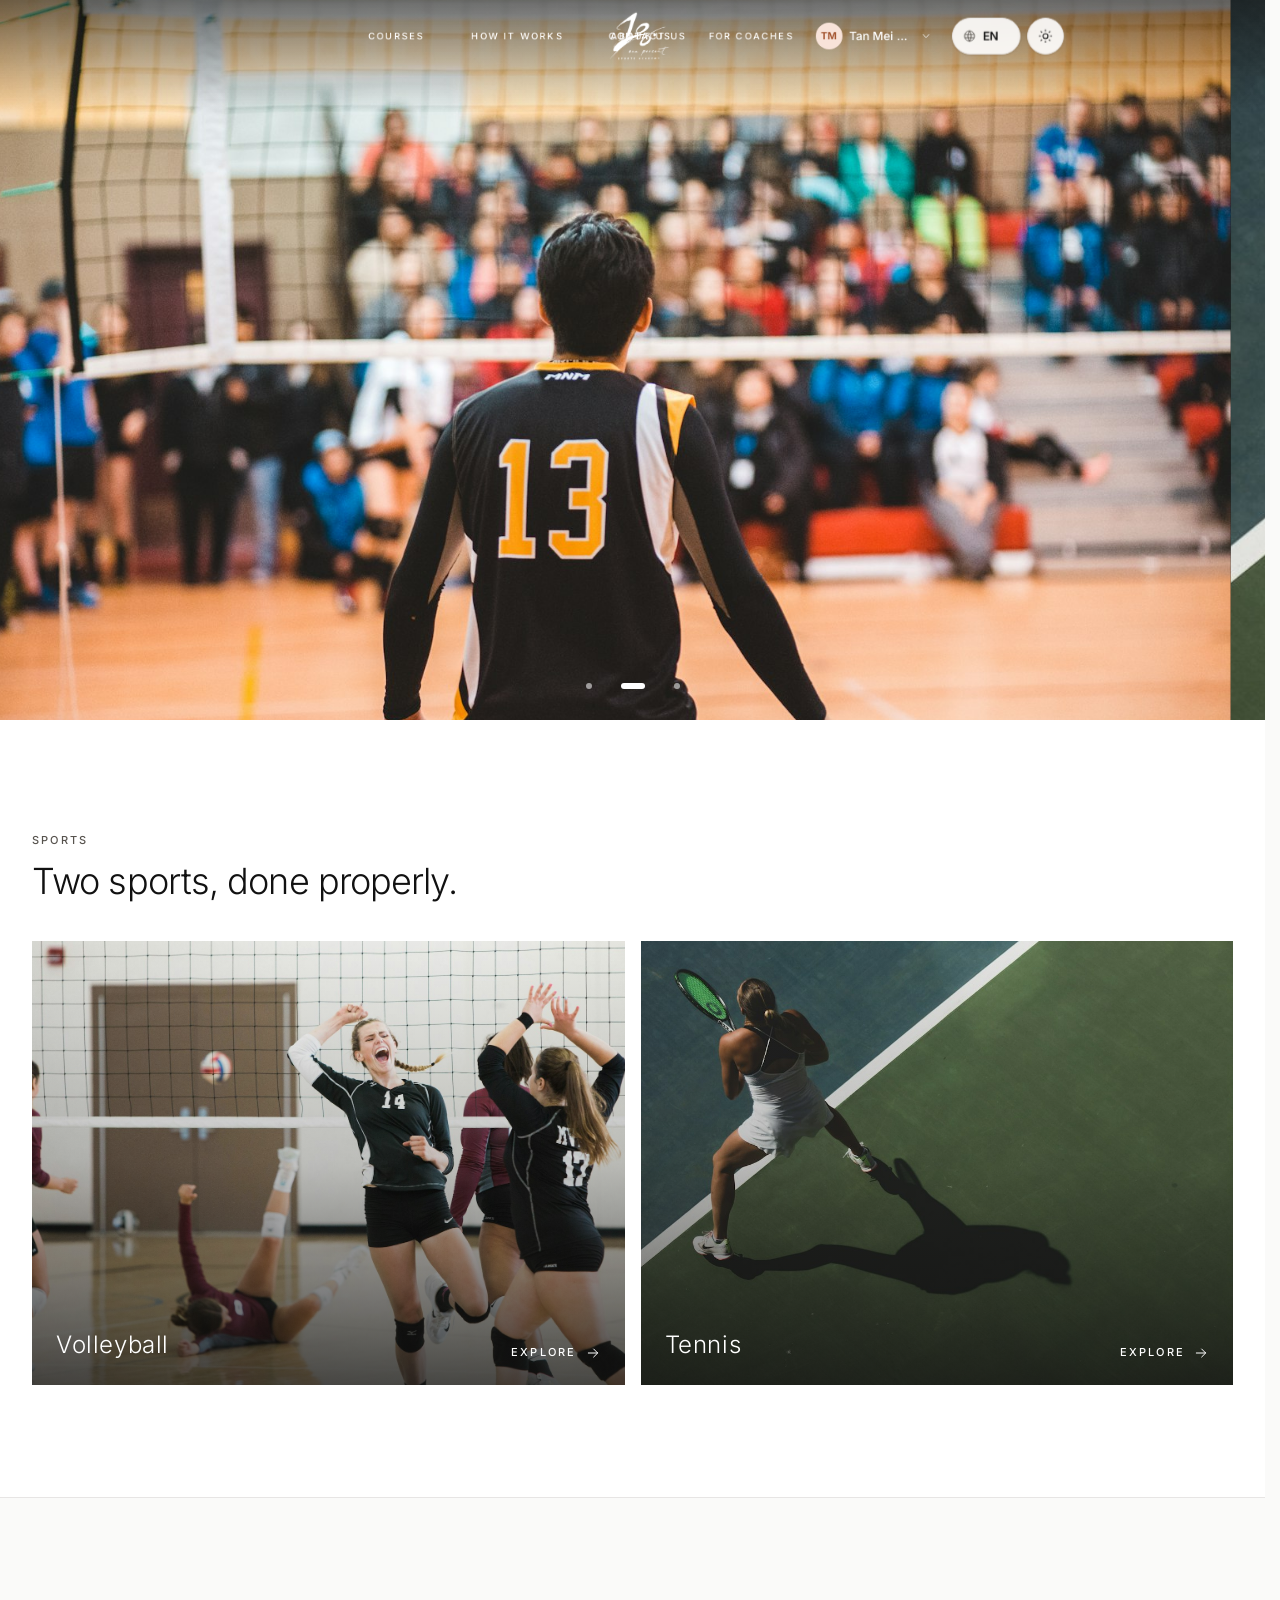
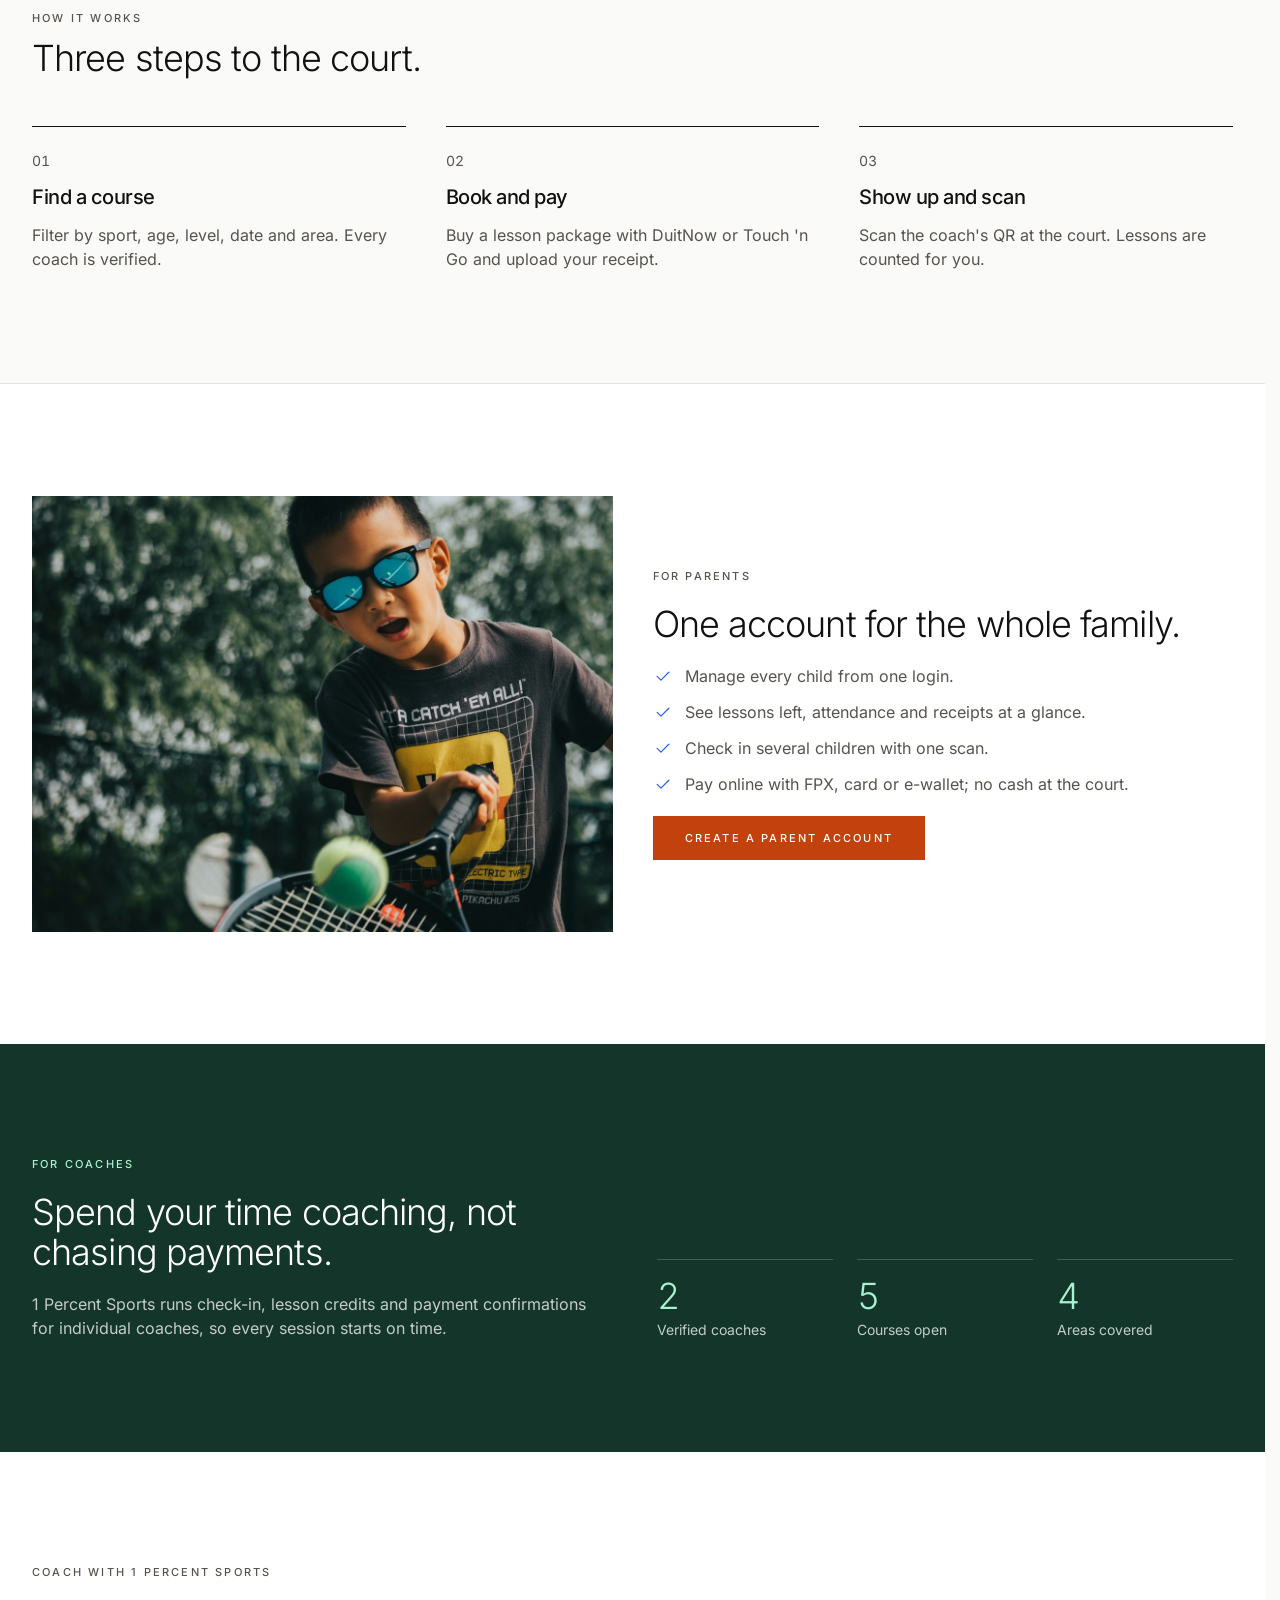
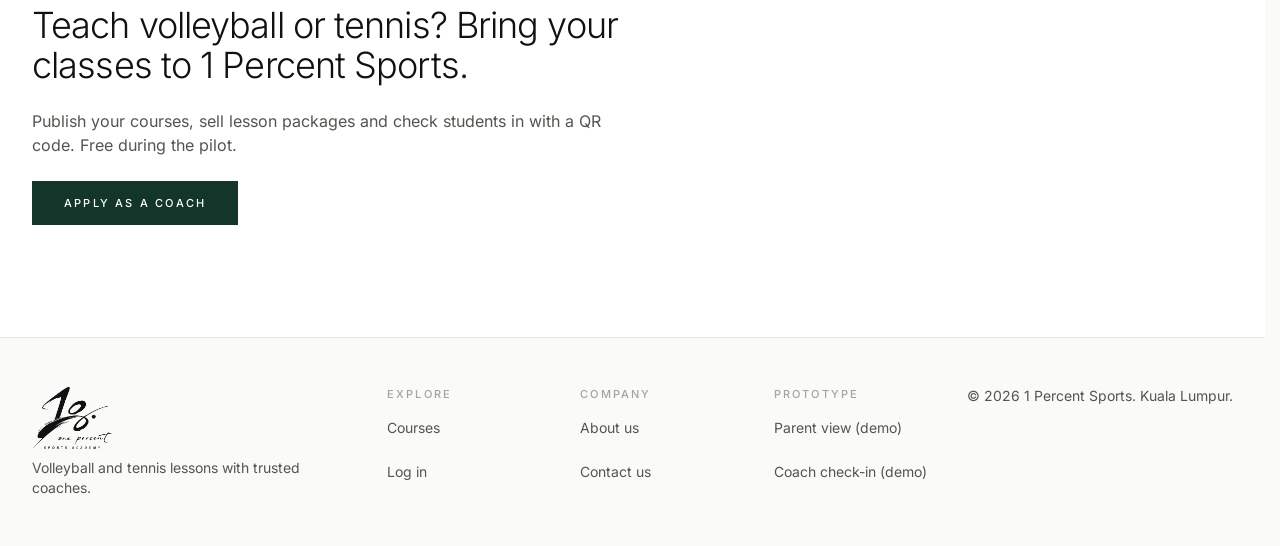
<file: app/index.html>
<!doctype html>
<html lang="en">
  <head>
    <meta charset="UTF-8" />
    <meta name="viewport" content="width=device-width, initial-scale=1.0, viewport-fit=cover" />
    <title>1 Percent Sports</title>
    <link rel="icon" type="image/png" href="./assets/favicon-flRscoF3.png" />
    <script>
      // Light / dark before the first paint (ThemeToggle stores the choice under this key).
      try {
        if (localStorage.getItem('onepercent-theme') === 'dark') document.documentElement.classList.add('dark');
      } catch (_) {}
    </script>
    <script>
      // Boot diagnostics (plain script, runs even when the app bundle cannot load). Instead of a
      // blank page, explain why the app did not start:
      // - this file opened from a plain static server / file:// (it is Vite *source*; /src/main.tsx
      //   only works through `vite` dev or the built `dist/` via `vite preview`);
      // - the entry script failed to load or threw before mounting.
      (function () {
        var errors = [];
        var HOWTO =
          'Run "pnpm --filter web dev" and open http://localhost:5173/ , or "pnpm --filter web build" then "pnpm --filter web preview" and open http://localhost:4173/ .';

        function show(reason) {
          var root = document.getElementById('root');
          if (!root || root.dataset.mounted === 'true' || root.querySelector('[data-testid="boot-failure"]')) return;
          var box = document.createElement('div');
          box.setAttribute('role', 'alert');
          box.setAttribute('data-testid', 'boot-failure');
          box.style.cssText = 'max-width:40rem;margin:4rem auto;padding:0 1rem;font-family:system-ui,sans-serif;color:#111';
          var title = document.createElement('h1');
          title.textContent = '1 Percent Sports could not start';
          var detail = document.createElement('pre');
          detail.style.cssText = 'white-space:pre-wrap;background:#f5f5f4;padding:1rem;border-radius:.75rem';
          detail.textContent = [reason, HOWTO].concat(errors).join('\n\n');
          box.append(title, detail);
          root.replaceChildren(box);
        }

        window.addEventListener(
          'error',
          function (event) {
            var target = event.target;
            if (target && target !== window && target.tagName === 'SCRIPT') {
              errors.push('Failed to load ' + target.src);
              show('The app script could not be loaded.');
            } else {
              errors.push((event.error && event.error.message) || event.message);
            }
          },
          true,
        );
        window.addEventListener('unhandledrejection', function (event) {
          errors.push(String(event.reason));
        });

        document.addEventListener('DOMContentLoaded', function () {
          var sourceEntry = document.querySelector('script[type="module"][src^="/src/"]');
          var viteClient = document.querySelector('script[src="/@vite/client"]');
          if (location.protocol === 'file:') {
            show('This page was opened as a local file.');
          } else if (sourceEntry && !viteClient) {
            show('This is the un-built source page served without Vite (browsers cannot run /src/main.tsx directly).');
          }
        });

        setTimeout(function () {
          show('The app did not finish starting.');
        }, 6000);
      })();
    </script>
    <script type="module" crossorigin src="./assets/index-CjGAEOss.js"></script>
    <link rel="stylesheet" crossorigin href="./assets/index-DBXaSSPs.css">
  </head>
  <body>
    <div id="root"></div>
    <noscript>1 Percent Sports needs JavaScript enabled.</noscript>
  </body>
</html>
</file>
<file: app/assets/index-DBXaSSPs.css>
:root{--fc-sticky-header-footer-z: 3;--fc-popover-z: 4}.fc-rk{z-index:var(--fc-popover-z)!important}.fc-gE{isolation:isolate}.fc-wY,.fc-wY *,.fc-wY *:before,.fc-wY *:after{box-sizing:border-box!important}.fc-8m,.fc-8m *{cursor:not-allowed!important}.fc-Is{-ms-overflow-style:none!important;scrollbar-width:none!important}.fc-Is::-webkit-scrollbar{display:none!important}.fc-Ps{flex-shrink:0!important}.fc-qC .fc-VR{display:flex!important;flex-direction:row!important;flex-wrap:wrap!important}.fc-hF .fc-VR>*{float:left!important}[dir=rtl] .fc-hF .fc-VR>*,.fc-hF[dir=rtl] .fc-VR>*{float:right!important}.fc-hF .fc-VR:after{content:""!important;display:block!important;clear:both!important}.fc-Zu{cursor:pointer!important}.fc-Hs{cursor:n-resize!important}.fc-J0{cursor:s-resize!important}.fc-jI{cursor:w-resize!important}[dir=rtl] .fc-jI,.fc-Nk{cursor:e-resize!important}[dir=rtl] .fc-Nk{cursor:w-resize!important}.fc-Mg{cursor:col-resize!important}.fc-0r,.fc-Zc,.fc-yR{position:absolute!important;box-sizing:content-box!important;width:100%!important;height:100%!important}.fc-0r{padding:10px!important;margin:-10px!important}.fc-Zc{padding-left:10px!important;padding-right:10px!important;margin-left:-10px!important;margin-right:-10px!important}.fc-yR{padding-top:10px!important;padding-bottom:10px!important;margin-top:-10px!important;margin-bottom:-10px!important}.fc-JB{position:absolute;inset:0 -5px}.fc-uv{-webkit-user-select:none;-moz-user-select:none;user-select:none}.fc-B9{visibility:hidden}.fc-13{border:0!important}.fc-MT{border-left:0!important;border-right:0!important}.fc-60{border-top:0!important;border-bottom:0!important}.fc-qy{border-top:0!important}.fc-lE{border-bottom:0!important}.fc-MR{border-inline-start:0!important}.fc-li{border-inline-end:0!important}.fc-mN{display:flex!important;flex-direction:row!important}.fc-mU{display:flex!important;flex-direction:column!important}.fc-l7{flex-grow:1!important}.fc-OV{flex-grow:1!important;flex-basis:0!important;min-width:0!important;min-height:0!important}.fc-bW{min-height:0!important}.fc-cq{flex-grow:1!important;flex-basis:0!important;min-width:0!important}.fc-A8{width:100%!important;table-layout:fixed!important;border:0!important;border-collapse:separate!important;border-spacing:0!important}.fc-A8>thead{-moz-column-break-inside:avoid!important;break-inside:avoid!important;page-break-inside:avoid!important}.fc-A8>tbody{background:transparent!important}.fc-A8>thead>tr>th,.fc-A8>tbody>tr>th,.fc-A8>tbody>tr>td{vertical-align:top!important;font-weight:inherit;text-align:inherit}.fc-Ju{padding:0!important}.fc-Eh{padding-top:0!important;padding-bottom:0!important}.fc-yU{margin:0!important}.fc-6S{margin-top:0!important;margin-bottom:0!important}.fc-ve{margin-left:0!important;margin-right:0!important}.fc-aG{white-space:nowrap!important}.fc-v9{white-space:pre!important}.fc-C4{overflow-anchor:none}.fc-rX{pointer-events:none!important}.fc-mR{overflow:hidden!important}.fc-Kv{white-space:nowrap!important;overflow:hidden!important}.fc-Ru{position:relative!important}.fc-r6{position:absolute!important}.fc-2W{inset-inline-start:0!important}.fc-0D{inset-inline-end:0!important}.fc-9b{position:absolute!important;inset:0!important}.fc-6Q,.fc-zm{position:absolute!important;left:0!important;right:0!important}.fc-9F,.fc-Ma{position:absolute!important;top:0!important;bottom:0!important}.fc-6Q{top:0!important}.fc-Ma{left:0!important;right:0!important;width:0!important}@media not print{.fc-Yy{position:sticky!important}.fc-DR{position:sticky!important;top:0!important}.fc-QU{position:sticky!important;inset-inline-start:0!important}.fc-5M{position:sticky!important;top:0!important;z-index:var(--fc-sticky-header-footer-z)!important}}.fc-qN{box-sizing:content-box!important}.fc-rU{position:absolute!important;left:-10000px!important;visibility:hidden!important}.fc-og{position:absolute!important;width:1px!important;height:1px!important;margin:0!important;padding:0!important;border:0!important;overflow:hidden!important;clip-path:inset(50%)!important;white-space:nowrap!important}.fc-hm{align-items:center!important}.fc-cI{align-items:flex-start!important}.fc-Qq{align-items:flex-end!important}.fc-se{position:sticky!important;bottom:0!important;z-index:var(--fc-sticky-header-footer-z)!important}.fc-Vd>*{margin-top:-1px!important}.fc-Vd>*>*{height:1px!important}.fc-or{-moz-column-break-inside:avoid!important;break-inside:avoid!important;page-break-inside:avoid!important}.fc-Lx{min-height:4em!important}.fc-vn{display:flow-root!important}.fc-mP{z-index:0}.fc-NW{z-index:1}.fc-Zs{z-index:2}.fc-D7{z-index:3}.fc-Se{z-index:4}.fc-kE{z-index:5}.fc-Y9{z-index:1000}.fc-DP{z-index:9999}.fc-Xr:focus-visible{z-index:2}.fc-pulse-n5m{font-size:16px;line-height:1.5;--fc-pulse-border-style: solid}.fc-pulse-Z9U{appearance:button;font:inherit;font-feature-settings:inherit;font-variation-settings:inherit;letter-spacing:inherit;color:inherit;opacity:1;background-color:#0000;border-radius:0;margin:0;border:0;padding:0}.fc-pulse-JiE{color:inherit;text-decoration:inherit}.fc-pulse-1EY{position:absolute}.fc-pulse-eYX{position:relative}.fc-pulse-MaV{inset-inline:0}.fc-pulse-AWB{inset-block:0}.fc-pulse-11a{inset-inline-start:-4px}.fc-pulse-4oC{inset-inline-start:-12px}.fc-pulse-rbS{inset-inline-start:0}.fc-pulse-Tuc{inset-inline-end:-4px}.fc-pulse-Z42{inset-inline-end:6px}.fc-pulse-dnf{inset-inline-end:-3px}.fc-pulse-YDC{top:-4px}.fc-pulse-Cy2{top:-14px}.fc-pulse-uqG{top:-16px}.fc-pulse-2ik{top:2px}.fc-pulse-ZnE{top:4px}.fc-pulse-1b8{top:6px}.fc-pulse-ERR{top:50%}.fc-pulse-fJL{bottom:-4px}.fc-pulse-1V6{left:50%}.fc-pulse-88I{order:-1}.fc-pulse-NPw{order:1}.fc-pulse-aAW{margin:-6px}.fc-pulse-CH7{margin:-1px}.fc-pulse-gMS{margin:4px}.fc-pulse-cGD{margin:6px}.fc-pulse-bvX{margin:8px}.fc-pulse-rUb{margin:12px}.fc-pulse-cKZ{margin-inline:2px}.fc-pulse-rVY{margin-inline:4px}.fc-pulse-fn8{margin-inline:8px}.fc-pulse-148{margin-inline:1px}.fc-pulse-kWT{margin-block:-1px}.fc-pulse-cJ3{margin-block:2px}.fc-pulse-V9v{margin-block:4px}.fc-pulse-ckd{margin-block:6px}.fc-pulse-2tF{margin-block:8px}.fc-pulse-60W{margin-block:10px}.fc-pulse-SEP{margin-block:1px}.fc-pulse-Jzj{margin-inline-start:2px}.fc-pulse-Wga{margin-inline-start:4px}.fc-pulse-p9t{margin-inline-end:-6px}.fc-pulse-3e1{margin-inline-end:2px}.fc-pulse-KYn{margin-inline-end:4px}.fc-pulse-9hC{margin-inline-end:1px}.fc-pulse-Dq8{margin-top:-4px}.fc-pulse-6iV{margin-top:2px}.fc-pulse-sEX{margin-top:1px}.fc-pulse-WdH{margin-bottom:2px}.fc-pulse-Ika{margin-bottom:1px}.fc-pulse-nHS{margin-bottom:-1px}.fc-pulse-F99{margin-left:-4px}.fc-pulse-eF2{display:contents}.fc-pulse-I48{display:block}.fc-pulse-dl1{display:flex}.fc-pulse-i3N{display:grid}.fc-pulse-pps{display:none}.fc-pulse-63n{width:0;height:0}.fc-pulse-3wQ{width:8px;height:8px}.fc-pulse-XUJ{width:20px;height:20px}.fc-pulse-MSG{width:24px;height:24px}.fc-pulse-IY5{width:28px;height:28px}.fc-pulse-uuA{height:8px}.fc-pulse-oM6{height:20px}.fc-pulse-TFV{height:24px}.fc-pulse-lIh{height:28px}.fc-pulse-84e{min-height:2px}.fc-pulse-p7s{min-height:4px}.fc-pulse-mhE{min-height:12px}.fc-pulse-5kF{width:6px}.fc-pulse-roZ{width:50%}.fc-pulse-hza{width:8px}.fc-pulse-4Tv{width:5px}.fc-pulse-Cdk{max-width:240px}.fc-pulse-2KU{min-width:0}.fc-pulse-aNc{min-width:220px}.fc-pulse-yi0{flex-shrink:0}.fc-pulse-1Zl{flex-shrink:1}.fc-pulse-OLq{flex-shrink:100}.fc-pulse-1El{flex-grow:1}.fc-pulse-KxI{rotate:-90deg}.fc-pulse-z44{rotate:90deg}.fc-pulse-jmT{rotate:180deg}.fc-pulse-sgX{flex-direction:column}.fc-pulse-1sP{flex-direction:row}.fc-pulse-dNl{flex-wrap:wrap}.fc-pulse-XpK{align-items:center}.fc-pulse-N2M{justify-content:space-between}.fc-pulse-E9P{justify-content:center}.fc-pulse-LMv{justify-content:flex-end}.fc-pulse-NWN{gap:4px}.fc-pulse-tgZ{gap:8px}.fc-pulse-yth{gap:20px}.fc-pulse-V08{gap:24px}.fc-pulse-sI7{align-self:flex-start}.fc-pulse-pKG{overflow:hidden}.fc-pulse-AAA{border-radius:3.40282e38px}.fc-pulse-KzJ{border-radius:6px}.fc-pulse-Fvv{border-radius:4px}.fc-pulse-kmj{border-start-start-radius:4px;border-end-start-radius:4px}.fc-pulse-Skl{border-start-end-radius:4px;border-end-end-radius:4px}.fc-pulse-Z7Q{border-top-left-radius:4px;border-top-right-radius:4px}.fc-pulse-2qh{border-bottom-left-radius:4px;border-bottom-right-radius:4px}.fc-pulse-wko{border-top-left-radius:8px;border-top-right-radius:8px}.fc-pulse-L2o{border-bottom-right-radius:8px;border-bottom-left-radius:8px}.fc-pulse-wsy,.fc-pulse-qQW{border-style:var(--fc-pulse-border-style);border-width:1px}.fc-pulse-Vpk{border-style:var(--fc-pulse-border-style);border-width:6px}.fc-pulse-1Wx{border-inline-style:var(--fc-pulse-border-style);border-inline-width:1px}.fc-pulse-JIC{border-block-style:var(--fc-pulse-border-style);border-block-width:1px}.fc-pulse-3J4{border-inline-start-style:var(--fc-pulse-border-style);border-inline-start-width:1px}.fc-pulse-USt{border-inline-end-style:var(--fc-pulse-border-style);border-inline-end-width:1px}.fc-pulse-ku3{border-top-style:var(--fc-pulse-border-style);border-top-width:1px}.fc-pulse-zi1{border-bottom-style:var(--fc-pulse-border-style);border-bottom-width:1px}.fc-pulse-TN2{--fc-pulse-border-style: dotted;border-style:dotted}.fc-pulse-lNM{border-color:var(--fc-event-color)}.fc-pulse-FMd{border-color:var(--fc-pulse-border)}.fc-pulse-upi{border-color:var(--fc-pulse-now)}.fc-pulse-xkd{border-color:var(--fc-pulse-primary)}.fc-pulse-dck{border-color:var(--fc-pulse-strong-border)}.fc-pulse-d0j{border-color:#0000}.fc-pulse-YjJ{background-color:var(--fc-event-color)}.fc-pulse-aRD{background-color:var(--fc-pulse-background)}.fc-pulse-Kwh{background-color:var(--fc-pulse-faint)}.fc-pulse-afe{background-color:var(--fc-pulse-highlight)}.fc-pulse-LKt{background-color:var(--fc-pulse-muted)}.fc-pulse-WBN{background-color:var(--fc-pulse-primary)}.fc-pulse-7tK{background-color:var(--fc-pulse-secondary)}.fc-pulse-V8J{background-color:var(--fc-pulse-selected)}.fc-pulse-Lu4{background-color:var(--fc-pulse-tertiary)}.fc-pulse-ntj{background-color:var(--fc-pulse-unselected)}@media not print{.fc-pulse-rf6{box-shadow:0 1px 3px #0000001a,0 1px 2px -1px #0000001a}}@media not print{@supports (color:color-mix(in lab,red,red)){.fc-pulse-gTC{background-color:color-mix(in oklab,var(--fc-event-color)15%,transparent)}}@supports not (color:color-mix(in lab,red,red)){.fc-pulse-gTC{position:relative;isolation:isolate}.fc-pulse-gTC:before{content:"";position:absolute;inset:0;background-color:var(--fc-event-color);opacity:.15;z-index:-1}}}.fc-pulse-KUX{padding:2px}.fc-pulse-iS4{padding:4px}.fc-pulse-3N5{padding:8px}.fc-pulse-7A6{padding:1px}.fc-pulse-oQ2{padding-inline:2px}.fc-pulse-aCI{padding-inline:4px}.fc-pulse-ZrE{padding-inline:6px}.fc-pulse-Nca{padding-inline:8px}.fc-pulse-Eaq{padding-inline:10px}.fc-pulse-Apf{padding-inline:12px}.fc-pulse-KRz{padding-inline:16px}.fc-pulse-F1o{padding-inline:1px}.fc-pulse-2rx{padding-block:2px}.fc-pulse-Jhn{padding-block:4px}.fc-pulse-dl6{padding-block:8px}.fc-pulse-P9h{padding-block:60px}.fc-pulse-z5u{padding-block:1px}.fc-pulse-a7i{padding-inline-start:2px}.fc-pulse-C2j{padding-inline-start:4px}.fc-pulse-166{padding-top:2px}.fc-pulse-4dx{padding-top:4px}.fc-pulse-lTO{padding-bottom:8px}.fc-pulse-AVD{font-size:24px;line-height:calc(2/1.5)}.fc-pulse-vQz{font-size:11px;line-height:1.09091}.fc-pulse-1Po{font-size:16px;line-height:1.5}.fc-pulse-9yp{font-size:14px;line-height:calc(1.25/.875)}.fc-pulse-a3B{font-size:12px;line-height:calc(1/.75)}.fc-pulse-DIS{font-weight:700}.fc-pulse-1OT{font-weight:500}.fc-pulse-C8a{font-weight:600}.fc-pulse-IPx{text-overflow:ellipsis}.fc-pulse-TZ4{white-space:nowrap}.fc-pulse-jm6{white-space:pre}.fc-pulse-i9F{color:var(--fc-event-contrast-color)}.fc-pulse-EB5{color:var(--fc-pulse-foreground)}.fc-pulse-UnP{color:var(--fc-pulse-muted-foreground)}.fc-pulse-jv3{color:var(--fc-pulse-primary-foreground)}.fc-pulse-EVd{color:var(--fc-pulse-secondary-foreground)}.fc-pulse-8tO{color:var(--fc-pulse-secondary-icon)}.fc-pulse-fhL{color:var(--fc-pulse-selected-foreground)}.fc-pulse-c79{color:var(--fc-pulse-tertiary-foreground)}.fc-pulse-qNi{color:var(--fc-pulse-unselected-foreground)}.fc-pulse-L1Y{font-style:italic}.fc-pulse-lMo{opacity:.5}.fc-pulse-iTG{opacity:.75}.fc-pulse-1kP{box-shadow:0 10px 15px -3px #0000001a,0 4px 6px -4px #0000001a}.fc-pulse-tkw{box-shadow:0 4px 6px -1px #0000001a,0 2px 4px -2px #0000001a}.fc-pulse-qNs{box-shadow:0 1px 3px #0000001a,0 1px 2px -1px #0000001a}.fc-pulse-A3h{box-shadow:0 0 0 1px var(--fc-pulse-ring-color, currentcolor)}.fc-pulse-GBJ{box-shadow:0 0 0 2px var(--fc-pulse-ring-color, currentcolor)}.fc-pulse-XCS{box-shadow:0 1px 2px #0000001a}.fc-pulse-KdO{box-shadow:0 1px 3px #0003}.fc-pulse-Y7n{--fc-pulse-ring-color: var(--fc-pulse-background) }.fc-pulse-2R2{outline-style:solid;outline-width:1px}.fc-pulse-0Bj{outline-style:solid;outline-width:2px}.fc-pulse-07j{outline-offset:-1px}.fc-pulse-fFh{outline-offset:-2px}.fc-pulse-3Xj{outline-offset:2px}.fc-pulse-8qP{outline-color:var(--fc-pulse-tertiary)}.fc-pulse-hS8{outline-style:none!important}.fc-pulse-fpi{background:linear-gradient(var(--fc-pulse-faint),var(--fc-pulse-faint))var(--fc-pulse-background)}.fc-pulse-X4o{background:linear-gradient(var(--fc-pulse-strong),var(--fc-pulse-strong))var(--fc-pulse-background)}.fc-pulse-F5S:not(:first-child){margin-inline-start:-1px}.fc-pulse-WWn:not(:first-child){border-inline-start-color:#0000}.fc-pulse-7NL:not(:last-child){border-inline-end-color:var(--fc-pulse-border)}@media(hover:hover){.fc-pulse-vs6:is(:where(.fc-pulse-bCs):hover *){display:block}.fc-pulse-F4j:is(:where(.fc-pulse-bCs):hover *){background-color:var(--fc-pulse-tertiary-over)}.fc-pulse-FdK:is(:where(.fc-pulse-bCs):hover *){color:var(--fc-pulse-foreground)}.fc-pulse-TLh:is(:where(.fc-pulse-bCs):hover *){color:var(--fc-pulse-secondary-icon-over)}.fc-pulse-Ogp:is(:where(.fc-pulse-bCs):hover *){text-decoration-line:underline}}.fc-pulse-Gjm:is(:where(.fc-pulse-bCs):focus-visible *){background-color:var(--fc-pulse-tertiary-over)}.fc-pulse-wBD:is(:where(.fc-pulse-bCs):focus-visible *){color:var(--fc-pulse-foreground)}.fc-pulse-zfc:is(:where(.fc-pulse-bCs):focus-visible *){color:var(--fc-pulse-secondary-icon-over)}.fc-pulse-nPR:is(:where(.fc-pulse-bCs):focus-visible *){outline-style:solid;outline-width:2px}.fc-pulse-wy6:is(:where(.fc-pulse-bCs):active *){background-color:var(--fc-pulse-tertiary-down)}.fc-pulse-YPX:first-child{margin-inline-start:-4px}.fc-pulse-Bn0:first-child{border-start-start-radius:4px;border-end-start-radius:4px}.fc-pulse-mTY:last-child{margin-inline-end:-4px}.fc-pulse-lFh:last-child{border-start-end-radius:4px;border-end-end-radius:4px}@media(hover:hover){.fc-pulse-Hc8:hover{background-color:var(--fc-pulse-faint)}.fc-pulse-OT5:hover{background-color:var(--fc-pulse-muted)}.fc-pulse-S3M:hover{background-color:var(--fc-pulse-primary-over)}.fc-pulse-JnV:hover{background-color:var(--fc-pulse-secondary-over)}.fc-pulse-8bo:hover{background-color:var(--fc-pulse-strong)}.fc-pulse-Q9K:hover{background-color:var(--fc-pulse-tertiary-over)}.fc-pulse-Frw:hover{background-color:var(--fc-event-color)}@supports (color:color-mix(in lab,red,red)){.fc-pulse-Frw:hover{background-color:color-mix(in oklab,var(--fc-event-color)92%,var(--fc-event-contrast-color))}}.fc-pulse-Eu0:hover{text-decoration-line:underline}.fc-pulse-V7v:hover{background:linear-gradient(var(--fc-pulse-stronger),var(--fc-pulse-stronger))var(--fc-pulse-background)}}.fc-pulse-G9W:focus-visible{background-color:var(--fc-pulse-faint)}.fc-pulse-rQT:focus-visible{background-color:var(--fc-pulse-muted)}.fc-pulse-bAi:focus-visible{background-color:var(--fc-pulse-secondary-over)}.fc-pulse-Lto:focus-visible{background-color:var(--fc-pulse-tertiary-over)}.fc-pulse-uqo:focus-visible{outline-style:solid;outline-width:2px}.fc-pulse-oJW:active{background-color:var(--fc-pulse-muted)}.fc-pulse-jnQ:active{background-color:var(--fc-pulse-primary-down)}.fc-pulse-s1M:active{background-color:var(--fc-pulse-secondary-down)}.fc-pulse-wm1:active{background-color:var(--fc-pulse-strong)}.fc-pulse-QpP:active{background-color:var(--fc-pulse-stronger)}.fc-pulse-dpx:active{background-color:var(--fc-pulse-tertiary-down)}.fc-pulse-st8:active{background-color:var(--fc-event-color)}@supports (color:color-mix(in lab,red,red)){.fc-pulse-st8:active{background-color:color-mix(in oklab,var(--fc-event-color)85%,var(--fc-event-contrast-color))}}.fc-pulse-08e:active{background:linear-gradient(var(--fc-pulse-strongest),var(--fc-pulse-strongest))var(--fc-pulse-background)}@media print{.fc-pulse-jsy{border-width:1px}.fc-pulse-DO7{border-color:var(--fc-event-color)}.fc-pulse-4MR{border-color:#000}.fc-pulse-vwH{background-color:#fff}.fc-pulse-cfp{color:#000}}[dir=rtl] .fc-pulse-keW{rotate:-90deg}[dir=rtl] .fc-pulse-jY6{rotate:none}[dir=rtl] .fc-pulse-ZW3{rotate:90deg}[dir=rtl] .fc-pulse-asP{rotate:180deg}:root{--fc-pulse-primary: #117aff;--fc-pulse-primary-over: #3689ff;--fc-pulse-primary-down: #4f98ff;--fc-pulse-primary-foreground: #fff;--fc-pulse-secondary: var(--fc-pulse-background);--fc-pulse-secondary-over: var(--fc-pulse-faint);--fc-pulse-secondary-down: var(--fc-pulse-muted);--fc-pulse-secondary-foreground: var(--fc-pulse-foreground);--fc-pulse-secondary-icon: var(--fc-pulse-faint-foreground);--fc-pulse-secondary-icon-over: var(--fc-pulse-muted-foreground);--fc-pulse-tertiary: var(--fc-pulse-primary);--fc-pulse-tertiary-over: #3689ff;--fc-pulse-tertiary-down: #4f98ff;--fc-pulse-tertiary-foreground: var(--fc-pulse-primary-foreground);--fc-pulse-event: #012e66;--fc-pulse-event-contrast: #fff;--fc-pulse-background-event: #818cf8;--fc-pulse-highlight: #38bdf81A;--fc-pulse-now: #ef4444;--fc-pulse-unselected: var(--fc-pulse-muted);--fc-pulse-unselected-foreground: var(--fc-pulse-foreground);--fc-pulse-selected: var(--fc-pulse-background);--fc-pulse-selected-foreground: var(--fc-pulse-foreground);--fc-pulse-background: #fff;--fc-pulse-faint: #00000008;--fc-pulse-muted: #00000012;--fc-pulse-strong: #0000001F;--fc-pulse-stronger: #00000029;--fc-pulse-strongest: #00000033;--fc-pulse-foreground: #232d3e;--fc-pulse-faint-foreground: #9ca3af;--fc-pulse-muted-foreground: #545c6c;--fc-pulse-border: #e5e7eb;--fc-pulse-strong-border: #d5d5d6}@media not print{[data-color-scheme=dark]{--fc-pulse-secondary: var(--fc-pulse-muted);--fc-pulse-secondary-over: var(--fc-pulse-strong);--fc-pulse-secondary-down: var(--fc-pulse-stronger);--fc-pulse-secondary-foreground: var(--fc-pulse-foreground);--fc-pulse-secondary-icon: var(--fc-pulse-muted-foreground);--fc-pulse-secondary-icon-over: var(--fc-pulse-foreground);--fc-pulse-tertiary: #1284ff;--fc-pulse-tertiary-over: #3992ff;--fc-pulse-tertiary-down: #539fff;--fc-pulse-unselected: var(--fc-pulse-muted);--fc-pulse-unselected-foreground: var(--fc-pulse-foreground);--fc-pulse-selected: var(--fc-pulse-strong);--fc-pulse-selected-foreground: var(--fc-pulse-foreground);--fc-pulse-background: #030712;--fc-pulse-faint: #ffffff08;--fc-pulse-muted: #ffffff12;--fc-pulse-strong: #ffffff1F;--fc-pulse-stronger: #ffffff29;--fc-pulse-strongest: #ffffff33;--fc-pulse-foreground: #d6dee8;--fc-pulse-faint-foreground: #8897ab;--fc-pulse-muted-foreground: #b5c1d0;--fc-pulse-border: #1a202c;--fc-pulse-strong-border: #374257}}@font-face{font-family:Inter;font-style:normal;font-display:swap;font-weight:300;src:url(./inter-cyrillic-ext-300-normal-CgCALhwJ.woff2) format("woff2"),url(./inter-cyrillic-ext-300-normal-RId2JxDB.woff) format("woff");unicode-range:U+0460-052F,U+1C80-1C8A,U+20B4,U+2DE0-2DFF,U+A640-A69F,U+FE2E-FE2F}@font-face{font-family:Inter;font-style:normal;font-display:swap;font-weight:300;src:url(./inter-cyrillic-300-normal-BnqRxXuy.woff2) format("woff2"),url(./inter-cyrillic-300-normal-LR1W_oT8.woff) format("woff");unicode-range:U+0301,U+0400-045F,U+0490-0491,U+04B0-04B1,U+2116}@font-face{font-family:Inter;font-style:normal;font-display:swap;font-weight:300;src:url(./inter-greek-ext-300-normal-l2DDyC6M.woff2) format("woff2"),url(./inter-greek-ext-300-normal-DLbbeei1.woff) format("woff");unicode-range:U+1F00-1FFF}@font-face{font-family:Inter;font-style:normal;font-display:swap;font-weight:300;src:url(./inter-greek-300-normal-DmGD3g_f.woff2) format("woff2"),url(./inter-greek-300-normal-BrhSP0vQ.woff) format("woff");unicode-range:U+0370-0377,U+037A-037F,U+0384-038A,U+038C,U+038E-03A1,U+03A3-03FF}@font-face{font-family:Inter;font-style:normal;font-display:swap;font-weight:300;src:url(./inter-vietnamese-300-normal-Bdr24Bqb.woff2) format("woff2"),url(./inter-vietnamese-300-normal-DDGmYYdT.woff) format("woff");unicode-range:U+0102-0103,U+0110-0111,U+0128-0129,U+0168-0169,U+01A0-01A1,U+01AF-01B0,U+0300-0301,U+0303-0304,U+0308-0309,U+0323,U+0329,U+1EA0-1EF9,U+20AB}@font-face{font-family:Inter;font-style:normal;font-display:swap;font-weight:300;src:url(./inter-latin-ext-300-normal-CPgO9Ksf.woff2) format("woff2"),url(./inter-latin-ext-300-normal-Dp1L8vcn.woff) format("woff");unicode-range:U+0100-02BA,U+02BD-02C5,U+02C7-02CC,U+02CE-02D7,U+02DD-02FF,U+0304,U+0308,U+0329,U+1D00-1DBF,U+1E00-1E9F,U+1EF2-1EFF,U+2020,U+20A0-20AB,U+20AD-20C0,U+2113,U+2C60-2C7F,U+A720-A7FF}@font-face{font-family:Inter;font-style:normal;font-display:swap;font-weight:300;src:url(./inter-latin-300-normal-BVlfKGgI.woff2) format("woff2"),url(./inter-latin-300-normal-i8F0SvXL.woff) format("woff");unicode-range:U+0000-00FF,U+0131,U+0152-0153,U+02BB-02BC,U+02C6,U+02DA,U+02DC,U+0304,U+0308,U+0329,U+2000-206F,U+20AC,U+2122,U+2191,U+2193,U+2212,U+2215,U+FEFF,U+FFFD}@font-face{font-family:Inter;font-style:normal;font-display:swap;font-weight:400;src:url(./inter-cyrillic-ext-400-normal-BQZuk6qB.woff2) format("woff2"),url(./inter-cyrillic-ext-400-normal-DQukG94-.woff) format("woff");unicode-range:U+0460-052F,U+1C80-1C8A,U+20B4,U+2DE0-2DFF,U+A640-A69F,U+FE2E-FE2F}@font-face{font-family:Inter;font-style:normal;font-display:swap;font-weight:400;src:url(./inter-cyrillic-400-normal-obahsSVq.woff2) format("woff2"),url(./inter-cyrillic-400-normal-HOLc17fK.woff) format("woff");unicode-range:U+0301,U+0400-045F,U+0490-0491,U+04B0-04B1,U+2116}@font-face{font-family:Inter;font-style:normal;font-display:swap;font-weight:400;src:url(./inter-greek-ext-400-normal-DGGRlc-M.woff2) format("woff2"),url(./inter-greek-ext-400-normal-KugGGMne.woff) format("woff");unicode-range:U+1F00-1FFF}@font-face{font-family:Inter;font-style:normal;font-display:swap;font-weight:400;src:url(./inter-greek-400-normal-B4URO6DV.woff2) format("woff2"),url(./inter-greek-400-normal-q2sYcFCs.woff) format("woff");unicode-range:U+0370-0377,U+037A-037F,U+0384-038A,U+038C,U+038E-03A1,U+03A3-03FF}@font-face{font-family:Inter;font-style:normal;font-display:swap;font-weight:400;src:url(./inter-vietnamese-400-normal-DMkecbls.woff2) format("woff2"),url(./inter-vietnamese-400-normal-Bbgyi5SW.woff) format("woff");unicode-range:U+0102-0103,U+0110-0111,U+0128-0129,U+0168-0169,U+01A0-01A1,U+01AF-01B0,U+0300-0301,U+0303-0304,U+0308-0309,U+0323,U+0329,U+1EA0-1EF9,U+20AB}@font-face{font-family:Inter;font-style:normal;font-display:swap;font-weight:400;src:url(./inter-latin-ext-400-normal-C1nco2VV.woff2) format("woff2"),url(./inter-latin-ext-400-normal-77YHD8bZ.woff) format("woff");unicode-range:U+0100-02BA,U+02BD-02C5,U+02C7-02CC,U+02CE-02D7,U+02DD-02FF,U+0304,U+0308,U+0329,U+1D00-1DBF,U+1E00-1E9F,U+1EF2-1EFF,U+2020,U+20A0-20AB,U+20AD-20C0,U+2113,U+2C60-2C7F,U+A720-A7FF}@font-face{font-family:Inter;font-style:normal;font-display:swap;font-weight:400;src:url(./inter-latin-400-normal-C38fXH4l.woff2) format("woff2"),url(./inter-latin-400-normal-CyCys3Eg.woff) format("woff");unicode-range:U+0000-00FF,U+0131,U+0152-0153,U+02BB-02BC,U+02C6,U+02DA,U+02DC,U+0304,U+0308,U+0329,U+2000-206F,U+20AC,U+2122,U+2191,U+2193,U+2212,U+2215,U+FEFF,U+FFFD}@font-face{font-family:Inter;font-style:normal;font-display:swap;font-weight:500;src:url(./inter-cyrillic-ext-500-normal-B0yAr1jD.woff2) format("woff2"),url(./inter-cyrillic-ext-500-normal-BmqWE9Dz.woff) format("woff");unicode-range:U+0460-052F,U+1C80-1C8A,U+20B4,U+2DE0-2DFF,U+A640-A69F,U+FE2E-FE2F}@font-face{font-family:Inter;font-style:normal;font-display:swap;font-weight:500;src:url(./inter-cyrillic-500-normal-BasfLYem.woff2) format("woff2"),url(./inter-cyrillic-500-normal-CxZf_p3X.woff) format("woff");unicode-range:U+0301,U+0400-045F,U+0490-0491,U+04B0-04B1,U+2116}@font-face{font-family:Inter;font-style:normal;font-display:swap;font-weight:500;src:url(./inter-greek-ext-500-normal-C4iEst2y.woff2) format("woff2"),url(./inter-greek-ext-500-normal-2j5mBUwD.woff) format("woff");unicode-range:U+1F00-1FFF}@font-face{font-family:Inter;font-style:normal;font-display:swap;font-weight:500;src:url(./inter-greek-500-normal-BIZE56-Y.woff2) format("woff2"),url(./inter-greek-500-normal-Xzm54t5V.woff) format("woff");unicode-range:U+0370-0377,U+037A-037F,U+0384-038A,U+038C,U+038E-03A1,U+03A3-03FF}@font-face{font-family:Inter;font-style:normal;font-display:swap;font-weight:500;src:url(./inter-vietnamese-500-normal-DOriooB6.woff2) format("woff2"),url(./inter-vietnamese-500-normal-mJboJaSs.woff) format("woff");unicode-range:U+0102-0103,U+0110-0111,U+0128-0129,U+0168-0169,U+01A0-01A1,U+01AF-01B0,U+0300-0301,U+0303-0304,U+0308-0309,U+0323,U+0329,U+1EA0-1EF9,U+20AB}@font-face{font-family:Inter;font-style:normal;font-display:swap;font-weight:500;src:url(./inter-latin-ext-500-normal-CV4jyFjo.woff2) format("woff2"),url(./inter-latin-ext-500-normal-BxGbmqWO.woff) format("woff");unicode-range:U+0100-02BA,U+02BD-02C5,U+02C7-02CC,U+02CE-02D7,U+02DD-02FF,U+0304,U+0308,U+0329,U+1D00-1DBF,U+1E00-1E9F,U+1EF2-1EFF,U+2020,U+20A0-20AB,U+20AD-20C0,U+2113,U+2C60-2C7F,U+A720-A7FF}@font-face{font-family:Inter;font-style:normal;font-display:swap;font-weight:500;src:url(./inter-latin-500-normal-Cerq10X2.woff2) format("woff2"),url(./inter-latin-500-normal-BL9OpVg8.woff) format("woff");unicode-range:U+0000-00FF,U+0131,U+0152-0153,U+02BB-02BC,U+02C6,U+02DA,U+02DC,U+0304,U+0308,U+0329,U+2000-206F,U+20AC,U+2122,U+2191,U+2193,U+2212,U+2215,U+FEFF,U+FFFD}@font-face{font-family:Inter;font-style:normal;font-display:swap;font-weight:600;src:url(./inter-cyrillic-ext-600-normal-Dfes3d0z.woff2) format("woff2"),url(./inter-cyrillic-ext-600-normal-Bcila6Z-.woff) format("woff");unicode-range:U+0460-052F,U+1C80-1C8A,U+20B4,U+2DE0-2DFF,U+A640-A69F,U+FE2E-FE2F}@font-face{font-family:Inter;font-style:normal;font-display:swap;font-weight:600;src:url(./inter-cyrillic-600-normal-CWCymEST.woff2) format("woff2"),url(./inter-cyrillic-600-normal-4D_pXhcN.woff) format("woff");unicode-range:U+0301,U+0400-045F,U+0490-0491,U+04B0-04B1,U+2116}@font-face{font-family:Inter;font-style:normal;font-display:swap;font-weight:600;src:url(./inter-greek-ext-600-normal-DRtmH8MT.woff2) format("woff2"),url(./inter-greek-ext-600-normal-B8X0CLgF.woff) format("woff");unicode-range:U+1F00-1FFF}@font-face{font-family:Inter;font-style:normal;font-display:swap;font-weight:600;src:url(./inter-greek-600-normal-plRanbMR.woff2) format("woff2"),url(./inter-greek-600-normal-BZpKdvQh.woff) format("woff");unicode-range:U+0370-0377,U+037A-037F,U+0384-038A,U+038C,U+038E-03A1,U+03A3-03FF}@font-face{font-family:Inter;font-style:normal;font-display:swap;font-weight:600;src:url(./inter-vietnamese-600-normal-Cc8MFFhd.woff2) format("woff2"),url(./inter-vietnamese-600-normal-BuLX-rYi.woff) format("woff");unicode-range:U+0102-0103,U+0110-0111,U+0128-0129,U+0168-0169,U+01A0-01A1,U+01AF-01B0,U+0300-0301,U+0303-0304,U+0308-0309,U+0323,U+0329,U+1EA0-1EF9,U+20AB}@font-face{font-family:Inter;font-style:normal;font-display:swap;font-weight:600;src:url(./inter-latin-ext-600-normal-D2bJ5OIk.woff2) format("woff2"),url(./inter-latin-ext-600-normal-CIVaiw4L.woff) format("woff");unicode-range:U+0100-02BA,U+02BD-02C5,U+02C7-02CC,U+02CE-02D7,U+02DD-02FF,U+0304,U+0308,U+0329,U+1D00-1DBF,U+1E00-1E9F,U+1EF2-1EFF,U+2020,U+20A0-20AB,U+20AD-20C0,U+2113,U+2C60-2C7F,U+A720-A7FF}@font-face{font-family:Inter;font-style:normal;font-display:swap;font-weight:600;src:url(./inter-latin-600-normal-LgqL8muc.woff2) format("woff2"),url(./inter-latin-600-normal-CiBQ2DWP.woff) format("woff");unicode-range:U+0000-00FF,U+0131,U+0152-0153,U+02BB-02BC,U+02C6,U+02DA,U+02DC,U+0304,U+0308,U+0329,U+2000-206F,U+20AC,U+2122,U+2191,U+2193,U+2212,U+2215,U+FEFF,U+FFFD}@font-face{font-family:Inter;font-style:normal;font-display:swap;font-weight:900;src:url(./inter-latin-900-normal-D4nM5aha.woff2) format("woff2"),url(./inter-latin-900-normal-EUCDUbiG.woff) format("woff")}@layer properties{@supports (((-webkit-hyphens:none)) and (not (margin-trim:inline))) or ((-moz-orient:inline) and (not (color:rgb(from red r g b)))){*,:before,:after,::backdrop{--tw-translate-x:0;--tw-translate-y:0;--tw-translate-z:0;--tw-scale-x:1;--tw-scale-y:1;--tw-scale-z:1;--tw-rotate-x:initial;--tw-rotate-y:initial;--tw-rotate-z:initial;--tw-skew-x:initial;--tw-skew-y:initial;--tw-pan-x:initial;--tw-pan-y:initial;--tw-pinch-zoom:initial;--tw-divide-y-reverse:0;--tw-border-style:solid;--tw-gradient-position:initial;--tw-gradient-from:#0000;--tw-gradient-via:#0000;--tw-gradient-to:#0000;--tw-gradient-stops:initial;--tw-gradient-via-stops:initial;--tw-gradient-from-position:0%;--tw-gradient-via-position:50%;--tw-gradient-to-position:100%;--tw-leading:initial;--tw-font-weight:initial;--tw-tracking:initial;--tw-ordinal:initial;--tw-slashed-zero:initial;--tw-numeric-figure:initial;--tw-numeric-spacing:initial;--tw-numeric-fraction:initial;--tw-shadow:0 0 #0000;--tw-shadow-color:initial;--tw-shadow-alpha:100%;--tw-inset-shadow:0 0 #0000;--tw-inset-shadow-color:initial;--tw-inset-shadow-alpha:100%;--tw-ring-color:initial;--tw-ring-shadow:0 0 #0000;--tw-inset-ring-color:initial;--tw-inset-ring-shadow:0 0 #0000;--tw-ring-inset:initial;--tw-ring-offset-width:0px;--tw-ring-offset-color:#fff;--tw-ring-offset-shadow:0 0 #0000;--tw-outline-style:solid;--tw-blur:initial;--tw-brightness:initial;--tw-contrast:initial;--tw-grayscale:initial;--tw-hue-rotate:initial;--tw-invert:initial;--tw-opacity:initial;--tw-saturate:initial;--tw-sepia:initial;--tw-drop-shadow:initial;--tw-drop-shadow-color:initial;--tw-drop-shadow-alpha:100%;--tw-drop-shadow-size:initial;--tw-backdrop-blur:initial;--tw-backdrop-brightness:initial;--tw-backdrop-contrast:initial;--tw-backdrop-grayscale:initial;--tw-backdrop-hue-rotate:initial;--tw-backdrop-invert:initial;--tw-backdrop-opacity:initial;--tw-backdrop-saturate:initial;--tw-backdrop-sepia:initial;--tw-duration:initial;--tw-ease:initial}}}@layer theme{:root,:host{--font-sans:"Inter", system-ui, sans-serif;--font-mono:ui-monospace, SFMono-Regular, Menlo, Monaco, Consolas, "Liberation Mono", "Courier New", monospace;--color-red-50:oklch(97.1% .013 17.38);--color-red-100:oklch(93.6% .032 17.717);--color-red-300:oklch(80.8% .114 19.571);--color-red-400:oklch(70.4% .191 22.216);--color-red-600:oklch(57.7% .245 27.325);--color-red-700:oklch(50.5% .213 27.518);--color-red-950:oklch(25.8% .092 26.042);--color-emerald-700:oklch(50.8% .118 165.612);--color-blue-50:oklch(97% .014 254.604);--color-blue-100:oklch(93.2% .032 255.585);--color-blue-500:oklch(62.3% .214 259.815);--color-blue-600:oklch(54.6% .245 262.881);--color-blue-950:oklch(28.2% .091 267.935);--color-rose-600:oklch(58.6% .253 17.585);--color-slate-50:oklch(98.4% .003 247.858);--color-slate-400:oklch(70.4% .04 256.788);--color-slate-500:oklch(55.4% .046 257.417);--color-slate-800:oklch(27.9% .041 260.031);--color-stone-100:oklch(97% .001 106.424);--color-stone-200:oklch(92.3% .003 48.717);--color-stone-300:oklch(86.9% .005 56.366);--color-stone-400:oklch(70.9% .01 56.259);--color-stone-500:oklch(55.3% .013 58.071);--color-stone-800:oklch(26.8% .007 34.298);--color-black:#000;--color-white:#fff;--spacing:.25rem;--container-xs:20rem;--container-sm:24rem;--container-md:28rem;--container-lg:32rem;--container-xl:36rem;--container-2xl:42rem;--container-3xl:48rem;--container-5xl:64rem;--container-7xl:80rem;--text-xs:.75rem;--text-xs--line-height:calc(1 / .75);--text-sm:.875rem;--text-sm--line-height:calc(1.25 / .875);--text-base:1rem;--text-base--line-height: 1.5 ;--text-lg:1.125rem;--text-lg--line-height:calc(1.75 / 1.125);--text-xl:1.25rem;--text-xl--line-height:calc(1.75 / 1.25);--text-2xl:1.5rem;--text-2xl--line-height:calc(2 / 1.5);--text-3xl:1.875rem;--text-3xl--line-height: 1.2 ;--text-4xl:2.25rem;--text-4xl--line-height:calc(2.5 / 2.25);--text-5xl:3rem;--text-5xl--line-height:1;--text-7xl:4.5rem;--text-7xl--line-height:1;--font-weight-light:300;--font-weight-normal:400;--font-weight-medium:500;--font-weight-semibold:600;--font-weight-bold:700;--tracking-tight:-.025em;--tracking-wide:.025em;--tracking-wider:.05em;--tracking-widest:.1em;--leading-tight:1.25;--leading-normal:1.5;--leading-relaxed:1.625;--radius-xl:.75rem;--ease-in:cubic-bezier(.55, .055, .675, .19);--ease-out:cubic-bezier(.165, .84, .44, 1);--ease-in-out:cubic-bezier(.4, 0, .2, 1);--animate-spin:spin 1s linear infinite;--animate-ping:ping 1s cubic-bezier(0, 0, .2, 1) infinite;--animate-pulse:pulse 2s cubic-bezier(.4, 0, .6, 1) infinite;--blur-xl:24px;--aspect-video:16 / 9;--default-transition-duration:.15s;--default-transition-timing-function:cubic-bezier(.165, .84, .44, 1);--default-font-family:var(--font-sans);--default-mono-font-family:var(--font-mono);--color-bg:#fafaf9;--color-surface:#fff;--color-ink:#111;--color-ink-2:#57534e;--color-ink-3:#a8a29e;--color-line:#e7e5e4;--color-line-2:#f0efed;--color-field:#c9c3bd;--color-ok:#2f6b4f;--color-ok-bg:#eef5f1;--color-warn:#9a6a12;--color-warn-bg:#fbf5e9;--color-bad:#9b2c2c;--color-bad-bg:#fbefef;--color-ok-solid:#15803d;--color-warn-solid:#b45309;--color-bad-solid:#dc2626;--color-info:#1d4ed8;--color-info-bg:#eff6ff;--color-info-solid:#2563eb;--color-action:#c2410c;--color-action-hover:#9a3412;--color-court:#14352a;--color-court-2:#1d4a3b;--color-court-soft:#a7f3d0;--radius-component:.5rem;--radius-control:12px;--radius-button:9999px;--radius-chrome:20px;--radius-tile:var(--radius-component);--radius-card:var(--radius-component);--radius-field:var(--radius-component);--radius-pill:var(--radius-component);--radius-bubble:20px;--radius-composer:28px}}@layer base{*,:after,:before,::backdrop{box-sizing:border-box;border:0 solid;margin:0;padding:0}::file-selector-button{box-sizing:border-box;border:0 solid;margin:0;padding:0}html,:host{-webkit-text-size-adjust:100%;tab-size:4;line-height:1.5;font-family:var(--default-font-family,-apple-system, BlinkMacSystemFont, "Segoe UI", Roboto, "Helvetica Neue", "Noto Sans", Arial, sans-serif, "Apple Color Emoji", "Segoe UI Emoji", "Segoe UI Symbol", "Noto Color Emoji");font-feature-settings:var(--default-font-feature-settings,normal);font-variation-settings:var(--default-font-variation-settings,normal);-webkit-tap-highlight-color:transparent}hr{height:0;color:inherit;border-top-width:1px}abbr:where([title]){-webkit-text-decoration:underline dotted;text-decoration:underline dotted}h1,h2,h3,h4,h5,h6{font-size:inherit;font-weight:inherit}a{color:inherit;-webkit-text-decoration:inherit;text-decoration:inherit}b,strong{font-weight:bolder}code,kbd,samp,pre{font-family:var(--default-mono-font-family,ui-monospace, SFMono-Regular, Menlo, Monaco, Consolas, "Liberation Mono", "Courier New", monospace);font-feature-settings:var(--default-mono-font-feature-settings,normal);font-variation-settings:var(--default-mono-font-variation-settings,normal);font-size:1em}small{font-size:80%}sub,sup{vertical-align:baseline;font-size:75%;line-height:0;position:relative}sub{bottom:-.25em}sup{top:-.5em}table{text-indent:0;border-color:inherit;border-collapse:collapse}:-moz-focusring:where(:not(iframe)){outline:auto}progress{vertical-align:baseline}summary{display:list-item}ol,ul,menu{list-style:none}img,svg,video,canvas,audio,iframe,embed,object{vertical-align:middle;display:block}img,video{max-width:100%;height:auto}button,input,select,optgroup,textarea{font:inherit;font-feature-settings:inherit;font-variation-settings:inherit;letter-spacing:inherit;color:inherit;opacity:1;background-color:#0000;border-radius:0}::file-selector-button{font:inherit;font-feature-settings:inherit;font-variation-settings:inherit;letter-spacing:inherit;color:inherit;opacity:1;background-color:#0000;border-radius:0}:where(select:is([multiple],[size])) optgroup{font-weight:bolder}:where(select:is([multiple],[size])) optgroup option{padding-inline-start:20px}::file-selector-button{margin-inline-end:4px}::placeholder{opacity:1}@supports (not ((-webkit-appearance:-apple-pay-button))) or (contain-intrinsic-size:1px){::placeholder{color:currentColor}@supports (color:color-mix(in lab,red,red)){::placeholder{color:color-mix(in oklab,currentcolor 50%,transparent)}}}textarea{resize:vertical}::-webkit-search-decoration{-webkit-appearance:none}::-webkit-date-and-time-value{min-height:1lh;text-align:inherit}::-webkit-datetime-edit{display:inline-flex}::-webkit-datetime-edit-fields-wrapper{padding:0}::-webkit-datetime-edit{padding-block:0}::-webkit-datetime-edit-year-field{padding-block:0}::-webkit-datetime-edit-month-field{padding-block:0}::-webkit-datetime-edit-day-field{padding-block:0}::-webkit-datetime-edit-hour-field{padding-block:0}::-webkit-datetime-edit-minute-field{padding-block:0}::-webkit-datetime-edit-second-field{padding-block:0}::-webkit-datetime-edit-millisecond-field{padding-block:0}::-webkit-datetime-edit-meridiem-field{padding-block:0}::-webkit-calendar-picker-indicator{line-height:1}:-moz-ui-invalid{box-shadow:none}button,input:where([type=button],[type=reset],[type=submit]){appearance:button}::file-selector-button{appearance:button}::-webkit-inner-spin-button{height:auto}::-webkit-outer-spin-button{height:auto}[hidden]:where(:not([hidden=until-found])){display:none!important}}@layer components;@layer utilities{.\@container{container-type:inline-size}.pointer-events-auto{pointer-events:auto}.pointer-events-none{pointer-events:none}.collapse{visibility:collapse}.invisible{visibility:hidden}.visible{visibility:visible}.sr-only{clip-path:inset(50%);white-space:nowrap;border-width:0;width:1px;height:1px;margin:-1px;padding:0;position:absolute;overflow:hidden}.absolute{position:absolute}.fixed{position:fixed}.relative{position:relative}.static{position:static}.sticky{position:sticky}.inset-0{inset:0}.inset-x-0{inset-inline:0}.inset-y-0{inset-block:0}.-top-1{top:calc(var(--spacing) * -1)}.-top-2\.5{top:calc(var(--spacing) * -2.5)}.top-0{top:0}.top-1\.5{top:calc(var(--spacing) * 1.5)}.top-1\/2{top:50%}.top-2{top:calc(var(--spacing) * 2)}.top-3{top:calc(var(--spacing) * 3)}.top-4{top:calc(var(--spacing) * 4)}.-right-1{right:calc(var(--spacing) * -1)}.-right-3{right:calc(var(--spacing) * -3)}.right-2{right:calc(var(--spacing) * 2)}.right-3{right:calc(var(--spacing) * 3)}.right-4{right:calc(var(--spacing) * 4)}.right-\[calc\(50\%-1\.25rem\)\]{right:calc(50% - 1.25rem)}.right-\[max\(1rem\,env\(safe-area-inset-right\,0px\)\)\]{right:max(1rem,env(safe-area-inset-right,0px))}.-bottom-1{bottom:calc(var(--spacing) * -1)}.bottom-0{bottom:0}.bottom-2{bottom:calc(var(--spacing) * 2)}.bottom-3{bottom:calc(var(--spacing) * 3)}.bottom-4{bottom:calc(var(--spacing) * 4)}.bottom-\[max\(1rem\,env\(safe-area-inset-bottom\,0px\)\)\]{bottom:max(1rem,env(safe-area-inset-bottom,0px))}.left-0{left:0}.left-2{left:calc(var(--spacing) * 2)}.left-3{left:calc(var(--spacing) * 3)}.isolate{isolation:isolate}.-z-10{z-index:-10}.z-10{z-index:10}.z-20{z-index:20}.z-30{z-index:30}.z-40{z-index:40}.z-50{z-index:50}.z-\[60\]{z-index:60}.z-\[70\]{z-index:70}.order-2{order:2}.col-start-1{grid-column-start:1}.col-start-2{grid-column-start:2}.row-start-1{grid-row-start:1}.row-start-2{grid-row-start:2}.container{width:100%}@media(min-width:40rem){.container{max-width:40rem}}@media(min-width:48rem){.container{max-width:48rem}}@media(min-width:64rem){.container{max-width:64rem}}@media(min-width:80rem){.container{max-width:80rem}}@media(min-width:96rem){.container{max-width:96rem}}.m-5{margin:calc(var(--spacing) * 5)}.-mx-1{margin-inline:calc(var(--spacing) * -1)}.-mx-2{margin-inline:calc(var(--spacing) * -2)}.-mx-4{margin-inline:calc(var(--spacing) * -4)}.mx-1{margin-inline:var(--spacing)}.mx-auto{margin-inline:auto}.-my-3{margin-block:calc(var(--spacing) * -3)}.my-1{margin-block:var(--spacing)}.-mt-1{margin-top:calc(var(--spacing) * -1)}.-mt-2{margin-top:calc(var(--spacing) * -2)}.-mt-3{margin-top:calc(var(--spacing) * -3)}.-mt-4{margin-top:calc(var(--spacing) * -4)}.-mt-16{margin-top:calc(var(--spacing) * -16)}.mt-0\.5{margin-top:calc(var(--spacing) * .5)}.mt-1{margin-top:var(--spacing)}.mt-1\.5{margin-top:calc(var(--spacing) * 1.5)}.mt-2{margin-top:calc(var(--spacing) * 2)}.mt-3{margin-top:calc(var(--spacing) * 3)}.mt-4{margin-top:calc(var(--spacing) * 4)}.mt-6{margin-top:calc(var(--spacing) * 6)}.mt-8{margin-top:calc(var(--spacing) * 8)}.mt-10{margin-top:calc(var(--spacing) * 10)}.mt-12{margin-top:calc(var(--spacing) * 12)}.mt-auto{margin-top:auto}.mr-2{margin-right:calc(var(--spacing) * 2)}.mr-auto{margin-right:auto}.mb-1{margin-bottom:var(--spacing)}.mb-2{margin-bottom:calc(var(--spacing) * 2)}.mb-4{margin-bottom:calc(var(--spacing) * 4)}.mb-5{margin-bottom:calc(var(--spacing) * 5)}.-ml-3{margin-left:calc(var(--spacing) * -3)}.ml-1{margin-left:var(--spacing)}.ml-2{margin-left:calc(var(--spacing) * 2)}.ml-\[3px\]{margin-left:3px}.ml-auto{margin-left:auto}.sidebar-scrollbar::-webkit-scrollbar{width:4px;height:4px}.sidebar-scrollbar::-webkit-scrollbar-track{background:0 0}.sidebar-scrollbar::-webkit-scrollbar-thumb{background:#a8a29e4d;border-radius:999px}@supports (color:color-mix(in lab,red,red)){.sidebar-scrollbar::-webkit-scrollbar-thumb{background:color-mix(in srgb,var(--color-ink-3) 30%,transparent)}}.sidebar-scrollbar::-webkit-scrollbar-thumb:hover{background:#a8a29e80}@supports (color:color-mix(in lab,red,red)){.sidebar-scrollbar::-webkit-scrollbar-thumb:hover{background:color-mix(in srgb,var(--color-ink-3) 50%,transparent)}}.sidebar-scrollbar::-webkit-scrollbar-button{width:0;height:0;display:none}@supports not selector(::-webkit-scrollbar){.sidebar-scrollbar{scrollbar-width:thin;scrollbar-color:#a8a29e4d transparent}@supports (color:color-mix(in lab,red,red)){.sidebar-scrollbar{scrollbar-color:color-mix(in srgb,var(--color-ink-3) 30%,transparent) transparent}}}.line-clamp-2{-webkit-line-clamp:2;-webkit-box-orient:vertical;display:-webkit-box;overflow:hidden}.line-clamp-3{-webkit-line-clamp:3;-webkit-box-orient:vertical;display:-webkit-box;overflow:hidden}.\!flex{display:flex!important}.block{display:block}.flex{display:flex}.flow-root{display:flow-root}.grid{display:grid}.hidden{display:none}.inline{display:inline}.inline-block{display:inline-block}.inline-flex{display:inline-flex}.inline-grid{display:inline-grid}.table{display:table}.\[field-sizing\:content\]{field-sizing:content}.aspect-\[4\/3\]{aspect-ratio:4/3}.aspect-\[4\/5\]{aspect-ratio:4/5}.aspect-\[16\/7\.5\]{aspect-ratio:16/7.5}.aspect-\[640\/502\]{aspect-ratio:640/502}.aspect-square{aspect-ratio:1}.aspect-video{aspect-ratio:var(--aspect-video)}.size-1\.5{width:calc(var(--spacing) * 1.5);height:calc(var(--spacing) * 1.5)}.size-2{width:calc(var(--spacing) * 2);height:calc(var(--spacing) * 2)}.size-2\.5{width:calc(var(--spacing) * 2.5);height:calc(var(--spacing) * 2.5)}.size-3{width:calc(var(--spacing) * 3);height:calc(var(--spacing) * 3)}.size-3\.5{width:calc(var(--spacing) * 3.5);height:calc(var(--spacing) * 3.5)}.size-4{width:calc(var(--spacing) * 4);height:calc(var(--spacing) * 4)}.size-5{width:calc(var(--spacing) * 5);height:calc(var(--spacing) * 5)}.size-6{width:calc(var(--spacing) * 6);height:calc(var(--spacing) * 6)}.size-7{width:calc(var(--spacing) * 7);height:calc(var(--spacing) * 7)}.size-8{width:calc(var(--spacing) * 8);height:calc(var(--spacing) * 8)}.size-9{width:calc(var(--spacing) * 9);height:calc(var(--spacing) * 9)}.size-10{width:calc(var(--spacing) * 10);height:calc(var(--spacing) * 10)}.size-11{width:calc(var(--spacing) * 11);height:calc(var(--spacing) * 11)}.size-12{width:calc(var(--spacing) * 12);height:calc(var(--spacing) * 12)}.size-14{width:calc(var(--spacing) * 14);height:calc(var(--spacing) * 14)}.size-16{width:calc(var(--spacing) * 16);height:calc(var(--spacing) * 16)}.size-20{width:calc(var(--spacing) * 20);height:calc(var(--spacing) * 20)}.size-32{width:calc(var(--spacing) * 32);height:calc(var(--spacing) * 32)}.size-\[18px\]{width:18px;height:18px}.size-full{width:100%;height:100%}.\!h-\[min\(56rem\,calc\(100dvh-2rem\)\)\]{height:min(56rem,100dvh - 2rem)!important}.h-0\.5{height:calc(var(--spacing) * .5)}.h-1{height:var(--spacing)}.h-1\.5{height:calc(var(--spacing) * 1.5)}.h-2\.5{height:calc(var(--spacing) * 2.5)}.h-3{height:calc(var(--spacing) * 3)}.h-5{height:calc(var(--spacing) * 5)}.h-10{height:calc(var(--spacing) * 10)}.h-11{height:calc(var(--spacing) * 11)}.h-12{height:calc(var(--spacing) * 12)}.h-14{height:calc(var(--spacing) * 14)}.h-16{height:calc(var(--spacing) * 16)}.h-20{height:calc(var(--spacing) * 20)}.h-28{height:calc(var(--spacing) * 28)}.h-128{height:calc(var(--spacing) * 128)}.h-\[26px\]{height:26px}.h-\[62dvh\]{height:62dvh}.h-\[69px\]{height:69px}.h-\[var\(--collapsible-panel-height\)\]{height:var(--collapsible-panel-height)}.h-full{height:100%}.h-px{height:1px}.max-h-40{max-height:calc(var(--spacing) * 40)}.max-h-48{max-height:calc(var(--spacing) * 48)}.max-h-\[70dvh\]{max-height:70dvh}.max-h-\[90dvh\]{max-height:90dvh}.max-h-\[calc\(100dvh-2rem\)\]{max-height:calc(100dvh - 2rem)}.max-h-\[min\(24rem\,var\(--available-height\)\)\]{max-height:min(24rem,var(--available-height))}.max-h-\[min\(28rem\,var\(--available-height\)\)\]{max-height:min(28rem,var(--available-height))}.max-h-\[min\(36rem\,var\(--available-height\)\)\]{max-height:min(36rem,var(--available-height))}.tap-target{min-width:44px;min-height:44px}.min-h-0{min-height:0}.min-h-10{min-height:calc(var(--spacing) * 10)}.min-h-11{min-height:calc(var(--spacing) * 11)}.min-h-12{min-height:calc(var(--spacing) * 12)}.min-h-14{min-height:calc(var(--spacing) * 14)}.min-h-16{min-height:calc(var(--spacing) * 16)}.min-h-24{min-height:calc(var(--spacing) * 24)}.min-h-40{min-height:calc(var(--spacing) * 40)}.min-h-56{min-height:calc(var(--spacing) * 56)}.min-h-72{min-height:calc(var(--spacing) * 72)}.min-h-\[92dvh\]{min-height:92dvh}.min-h-dvh{min-height:100dvh}.w-0\.5{width:calc(var(--spacing) * .5)}.w-1\.5{width:calc(var(--spacing) * 1.5)}.w-6{width:calc(var(--spacing) * 6)}.w-10{width:calc(var(--spacing) * 10)}.w-11{width:calc(var(--spacing) * 11)}.w-12{width:calc(var(--spacing) * 12)}.w-14{width:calc(var(--spacing) * 14)}.w-16{width:calc(var(--spacing) * 16)}.w-20{width:calc(var(--spacing) * 20)}.w-24{width:calc(var(--spacing) * 24)}.w-32{width:calc(var(--spacing) * 32)}.w-36{width:calc(var(--spacing) * 36)}.w-40{width:calc(var(--spacing) * 40)}.w-44{width:calc(var(--spacing) * 44)}.w-56{width:calc(var(--spacing) * 56)}.w-64{width:calc(var(--spacing) * 64)}.w-\[4ch\]{width:4ch}.w-\[420px\]{width:420px}.w-\[calc\(100\%-0\.5rem\)\]{width:calc(100% - .5rem)}.w-\[max\(var\(--anchor-width\)\,12rem\)\]{width:max(var(--anchor-width),12rem)}.w-\[max\(var\(--anchor-width\)\,24rem\)\]{width:max(var(--anchor-width),24rem)}.w-\[min\(20rem\,86vw\)\]{width:min(20rem,86vw)}.w-\[var\(--active-tab-width\)\]{width:var(--active-tab-width)}.w-auto{width:auto}.w-fit{width:fit-content}.w-full{width:100%}.\!max-w-3xl{max-width:var(--container-3xl)!important}.\!max-w-lg{max-width:var(--container-lg)!important}.max-w-2xl{max-width:var(--container-2xl)}.max-w-3xl{max-width:var(--container-3xl)}.max-w-7xl{max-width:var(--container-7xl)}.max-w-24{max-width:calc(var(--spacing) * 24)}.max-w-40{max-width:calc(var(--spacing) * 40)}.max-w-\[85\%\]{max-width:85%}.max-w-\[344px\]{max-width:344px}.max-w-\[1600px\]{max-width:1600px}.max-w-\[calc\(100vw-1\.5rem\)\]{max-width:calc(100vw - 1.5rem)}.max-w-\[calc\(100vw-2rem\)\]{max-width:calc(100vw - 2rem)}.max-w-full{max-width:100%}.max-w-md{max-width:var(--container-md)}.max-w-sm{max-width:var(--container-sm)}.max-w-xl{max-width:var(--container-xl)}.max-w-xs{max-width:var(--container-xs)}.min-w-0{min-width:0}.min-w-4{min-width:calc(var(--spacing) * 4)}.min-w-5{min-width:calc(var(--spacing) * 5)}.min-w-7{min-width:calc(var(--spacing) * 7)}.min-w-11{min-width:calc(var(--spacing) * 11)}.min-w-40{min-width:calc(var(--spacing) * 40)}.min-w-48{min-width:calc(var(--spacing) * 48)}.min-w-\[36rem\]{min-width:36rem}.min-w-\[44rem\]{min-width:44rem}.min-w-\[87\.5rem\]{min-width:87.5rem}.min-w-\[420px\]{min-width:420px}.flex-1{flex:1}.shrink-0{flex-shrink:0}.grow{flex-grow:1}.grow-0{flex-grow:0}.basis-full{flex-basis:100%}.table-fixed{table-layout:fixed}.origin-\[var\(--transform-origin\)\]{transform-origin:var(--transform-origin)}.origin-bottom-left{transform-origin:0 100%}.origin-left{transform-origin:0}.origin-right{transform-origin:100%}.origin-top{transform-origin:top}.translate-x-\[var\(--active-tab-left\)\]{--tw-translate-x:var(--active-tab-left);translate:var(--tw-translate-x) var(--tw-translate-y)}.-translate-y-1\/2{--tw-translate-y: -50% ;translate:var(--tw-translate-x) var(--tw-translate-y)}.scale-95{--tw-scale-x:95%;--tw-scale-y:95%;--tw-scale-z:95%;scale:var(--tw-scale-x) var(--tw-scale-y)}.scale-100{--tw-scale-x:100%;--tw-scale-y:100%;--tw-scale-z:100%;scale:var(--tw-scale-x) var(--tw-scale-y)}.-rotate-90{rotate:-90deg}.rotate-0{rotate:0deg}.rotate-90{rotate:90deg}.rotate-180{rotate:180deg}.lift{transition-property:transform,box-shadow;transition-duration:.25s;transition-timing-function:var(--motion-ease-out)}.lift:hover{transform:translateY(-3px);box-shadow:0 12px 24px -12px #11111140}.transform{transform:var(--tw-rotate-x,) var(--tw-rotate-y,) var(--tw-rotate-z,) var(--tw-skew-x,) var(--tw-skew-y,)}.unread-breathe{background-color:var(--color-info-bg);animation:3.6s ease-in-out infinite ui-breathe-bg}@media(prefers-reduced-motion:reduce){.unread-breathe{animation:none}}.unread-dot{background-color:var(--color-info-solid);animation:3.6s ease-in-out infinite ui-breathe-dot}@media(prefers-reduced-motion:reduce){.unread-dot{animation:none}}.animate-\[fade-in_250ms_var\(--motion-ease-out\)\]{animation:fade-in .25s var(--motion-ease-out)}.animate-\[fade-in_300ms_var\(--motion-ease-out\)\]{animation:fade-in .3s var(--motion-ease-out)}.animate-\[hero-in_1600ms_cubic-bezier\(0\.22\,1\,0\.36\,1\)_forwards\]{animation:1.6s cubic-bezier(.22,1,.36,1) forwards hero-in}.animate-\[sheet-in_320ms_var\(--motion-ease-out\)\]{animation:sheet-in .32s var(--motion-ease-out)}.animate-\[ui-rise-in_var\(--motion-enter\)_var\(--motion-ease-out\)\]{animation:ui-rise-in var(--motion-enter) var(--motion-ease-out)}.animate-ping{animation:var(--animate-ping)}.animate-pulse{animation:var(--animate-pulse)}.animate-spin{animation:var(--animate-spin)}.cursor-default{cursor:default}.cursor-grab{cursor:grab}.cursor-pointer{cursor:pointer}.touch-pan-y{--tw-pan-y:pan-y;touch-action:var(--tw-pan-x,) var(--tw-pan-y,) var(--tw-pinch-zoom,)}.\[touch-action\:pan-y_pinch-zoom\]{touch-action:pan-y pinch-zoom}.touch-none{touch-action:none}.resize{resize:both}.resize-none{resize:none}.scroll-my-24{scroll-margin-block:calc(var(--spacing) * 24)}.scroll-mt-20{scroll-margin-top:calc(var(--spacing) * 20)}.\[scrollbar-width\:none\]{scrollbar-width:none}.\[scrollbar-width\:thin\]{scrollbar-width:thin}.\[scrollbar-gutter\:stable\]{scrollbar-gutter:stable}.auto-cols-fr{grid-auto-columns:minmax(0,1fr)}.grid-flow-col{grid-auto-flow:column}.grid-cols-1{grid-template-columns:repeat(1,minmax(0,1fr))}.grid-cols-2{grid-template-columns:repeat(2,minmax(0,1fr))}.grid-cols-3{grid-template-columns:repeat(3,minmax(0,1fr))}.grid-cols-\[1fr_auto\]{grid-template-columns:1fr auto}.grid-cols-\[1rem_minmax\(0\,1fr\)\]{grid-template-columns:1rem minmax(0,1fr)}.grid-cols-\[4rem_minmax\(0\,1fr\)_7rem\]{grid-template-columns:4rem minmax(0,1fr) 7rem}.grid-cols-\[auto_minmax\(0\,1fr\)\]{grid-template-columns:auto minmax(0,1fr)}.grid-cols-\[minmax\(0\,1fr\)\]{grid-template-columns:minmax(0,1fr)}.grid-cols-\[minmax\(0\,1fr\)_auto\]{grid-template-columns:minmax(0,1fr) auto}.grid-cols-\[minmax\(0\,1fr\)_auto_minmax\(0\,1fr\)\]{grid-template-columns:minmax(0,1fr) auto minmax(0,1fr)}.grid-cols-\[repeat\(auto-fill\,minmax\(min\(100\%\,15rem\)\,1fr\)\)\]{grid-template-columns:repeat(auto-fill,minmax(min(100%,15rem),1fr))}.grid-rows-\[1fr\]{grid-template-rows:1fr}.\!flex-row{flex-direction:row!important}.flex-col{flex-direction:column}.flex-wrap{flex-wrap:wrap}.place-items-center{place-items:center}.items-baseline{align-items:baseline}.items-center{align-items:center}.items-end{align-items:flex-end}.items-start{align-items:flex-start}.items-stretch{align-items:stretch}.justify-between{justify-content:space-between}.justify-center{justify-content:center}.justify-end{justify-content:flex-end}.justify-start{justify-content:flex-start}.\!gap-1{gap:var(--spacing)!important}.gap-0\.5{gap:calc(var(--spacing) * .5)}.gap-1{gap:var(--spacing)}.gap-1\.5{gap:calc(var(--spacing) * 1.5)}.gap-2{gap:calc(var(--spacing) * 2)}.gap-2\.5{gap:calc(var(--spacing) * 2.5)}.gap-3{gap:calc(var(--spacing) * 3)}.gap-3\.5{gap:calc(var(--spacing) * 3.5)}.gap-4{gap:calc(var(--spacing) * 4)}.gap-5{gap:calc(var(--spacing) * 5)}.gap-6{gap:calc(var(--spacing) * 6)}.gap-7{gap:calc(var(--spacing) * 7)}.gap-8{gap:calc(var(--spacing) * 8)}.gap-10{gap:calc(var(--spacing) * 10)}.gap-12{gap:calc(var(--spacing) * 12)}.gap-x-3{column-gap:calc(var(--spacing) * 3)}.gap-x-4{column-gap:calc(var(--spacing) * 4)}.gap-y-1{row-gap:var(--spacing)}.gap-y-2{row-gap:calc(var(--spacing) * 2)}.gap-y-3{row-gap:calc(var(--spacing) * 3)}:where(.divide-y>:not(:last-child)){--tw-divide-y-reverse:0;border-bottom-style:var(--tw-border-style);border-top-style:var(--tw-border-style);border-top-width:calc(1px * var(--tw-divide-y-reverse));border-bottom-width:calc(1px * calc(1 - var(--tw-divide-y-reverse)))}:where(.divide-line-2>:not(:last-child)){border-color:var(--color-line-2)}.self-center{align-self:center}.self-end{align-self:flex-end}.self-start{align-self:flex-start}.truncate{text-overflow:ellipsis;white-space:nowrap;overflow:hidden}.overflow-auto{overflow:auto}.overflow-hidden{overflow:hidden}.overflow-x-auto{overflow-x:auto}.overflow-y-auto{overflow-y:auto}.overflow-y-hidden{overflow-y:hidden}.overscroll-contain{overscroll-behavior:contain}.\!rounded-control{border-radius:var(--radius-control)!important}.\!rounded-full{border-radius:3.40282e38px!important}.rounded{border-radius:.25rem}.rounded-bubble{border-radius:var(--radius-bubble)}.rounded-button{border-radius:var(--radius-button)}.rounded-card{border-radius:var(--radius-card)}.rounded-chrome{border-radius:var(--radius-chrome)}.rounded-composer{border-radius:var(--radius-composer)}.rounded-control{border-radius:var(--radius-control)}.rounded-field{border-radius:var(--radius-field)}.rounded-full{border-radius:3.40282e38px}.rounded-pill{border-radius:var(--radius-pill)}.rounded-tile{border-radius:var(--radius-tile)}.rounded-xl{border-radius:var(--radius-xl)}.rounded-t-card{border-top-left-radius:var(--radius-card);border-top-right-radius:var(--radius-card)}.rounded-t-control{border-top-left-radius:var(--radius-control);border-top-right-radius:var(--radius-control)}.rounded-r-card{border-top-right-radius:var(--radius-card);border-bottom-right-radius:var(--radius-card)}.border{border-style:var(--tw-border-style);border-width:1px}.border-2{border-style:var(--tw-border-style);border-width:2px}.border-4{border-style:var(--tw-border-style);border-width:4px}.border-y{border-block-style:var(--tw-border-style);border-block-width:1px}.border-t{border-top-style:var(--tw-border-style);border-top-width:1px}.border-t-\[3px\]{border-top-style:var(--tw-border-style);border-top-width:3px}.border-r{border-right-style:var(--tw-border-style);border-right-width:1px}.border-b{border-bottom-style:var(--tw-border-style);border-bottom-width:1px}.border-l{border-left-style:var(--tw-border-style);border-left-width:1px}.border-l-2{border-left-style:var(--tw-border-style);border-left-width:2px}.border-dashed{--tw-border-style:dashed;border-style:dashed}.border-\[var\(--chip\)\]{border-color:var(--chip)}.border-\[var\(--chip\,var\(--cal-0\)\)\]{border-color:var(--chip,var(--cal-0))}.border-\[var\(--plan-line\)\]{border-color:var(--plan-line)}.border-bad{border-color:var(--color-bad)}.border-bad\/30{border-color:#9b2c2c4d}@supports (color:color-mix(in lab,red,red)){.border-bad\/30{border-color:color-mix(in oklab,var(--color-bad) 30%,transparent)}}.border-blue-100{border-color:var(--color-blue-100)}.border-blue-500{border-color:var(--color-blue-500)}.border-court{border-color:var(--color-court)}.border-current\/20{border-color:currentColor}@supports (color:color-mix(in lab,red,red)){.border-current\/20{border-color:color-mix(in oklab,currentcolor 20%,transparent)}}.border-field{border-color:var(--color-field)}.border-info{border-color:var(--color-info)}.border-info\/25{border-color:#1d4ed840}@supports (color:color-mix(in lab,red,red)){.border-info\/25{border-color:color-mix(in oklab,var(--color-info) 25%,transparent)}}.border-info\/30{border-color:#1d4ed84d}@supports (color:color-mix(in lab,red,red)){.border-info\/30{border-color:color-mix(in oklab,var(--color-info) 30%,transparent)}}.border-ink{border-color:var(--color-ink)}.border-ink-3{border-color:var(--color-ink-3)}.border-line{border-color:var(--color-line)}.border-line-2{border-color:var(--color-line-2)}.border-ok{border-color:var(--color-ok)}.border-ok\/15{border-color:#2f6b4f26}@supports (color:color-mix(in lab,red,red)){.border-ok\/15{border-color:color-mix(in oklab,var(--color-ok) 15%,transparent)}}.border-ok\/20{border-color:#2f6b4f33}@supports (color:color-mix(in lab,red,red)){.border-ok\/20{border-color:color-mix(in oklab,var(--color-ok) 20%,transparent)}}.border-stone-100{border-color:var(--color-stone-100)}.border-stone-200{border-color:var(--color-stone-200)}.border-stone-300{border-color:var(--color-stone-300)}.border-surface{border-color:var(--color-surface)}.border-transparent{border-color:#0000}.border-warn\/40{border-color:#9a6a1266}@supports (color:color-mix(in lab,red,red)){.border-warn\/40{border-color:color-mix(in oklab,var(--color-warn) 40%,transparent)}}.border-white\/20{border-color:#fff3}@supports (color:color-mix(in lab,red,red)){.border-white\/20{border-color:color-mix(in oklab,var(--color-white) 20%,transparent)}}.border-white\/60{border-color:#fff9}@supports (color:color-mix(in lab,red,red)){.border-white\/60{border-color:color-mix(in oklab,var(--color-white) 60%,transparent)}}.border-white\/80{border-color:#fffc}@supports (color:color-mix(in lab,red,red)){.border-white\/80{border-color:color-mix(in oklab,var(--color-white) 80%,transparent)}}.\!bg-transparent{background-color:#0000!important}.bg-\[color-mix\(in_srgb\,var\(--cal-0\)_14\%\,transparent\)\]{background-color:var(--cal-0)}@supports (color:color-mix(in lab,red,red)){.bg-\[color-mix\(in_srgb\,var\(--cal-0\)_14\%\,transparent\)\]{background-color:color-mix(in srgb,var(--cal-0) 14%,transparent)}}.bg-\[color-mix\(in_srgb\,var\(--chip\)_14\%\,transparent\)\]{background-color:var(--chip)}@supports (color:color-mix(in lab,red,red)){.bg-\[color-mix\(in_srgb\,var\(--chip\)_14\%\,transparent\)\]{background-color:color-mix(in srgb,var(--chip) 14%,transparent)}}.bg-\[color-mix\(in_srgb\,var\(--chip\)_16\%\,transparent\)\]{background-color:var(--chip)}@supports (color:color-mix(in lab,red,red)){.bg-\[color-mix\(in_srgb\,var\(--chip\)_16\%\,transparent\)\]{background-color:color-mix(in srgb,var(--chip) 16%,transparent)}}.bg-\[color-mix\(in_srgb\,var\(--chip\)_18\%\,var\(--color-surface\)\)\]{background-color:var(--chip)}@supports (color:color-mix(in lab,red,red)){.bg-\[color-mix\(in_srgb\,var\(--chip\)_18\%\,var\(--color-surface\)\)\]{background-color:color-mix(in srgb,var(--chip) 18%,var(--color-surface))}}.bg-\[color-mix\(in_srgb\,var\(--chip\,var\(--cal-0\)\)_7\%\,var\(--color-surface\)\)\]{background-color:var(--chip,var(--cal-0))}@supports (color:color-mix(in lab,red,red)){.bg-\[color-mix\(in_srgb\,var\(--chip\,var\(--cal-0\)\)_7\%\,var\(--color-surface\)\)\]{background-color:color-mix(in srgb,var(--chip,var(--cal-0)) 7%,var(--color-surface))}}.bg-\[var\(--cal-0\)\]{background-color:var(--cal-0)}.bg-\[var\(--cal-1\)\]{background-color:var(--cal-1)}.bg-\[var\(--chip\)\]{background-color:var(--chip)}.bg-\[var\(--plan-accent\)\]{background-color:var(--plan-accent)}.bg-\[var\(--plan-canvas\)\],.bg-\[var\(--plan-canvas\)\]\/90{background-color:var(--plan-canvas)}@supports (color:color-mix(in lab,red,red)){.bg-\[var\(--plan-canvas\)\]\/90{background-color:color-mix(in oklab,var(--plan-canvas) 90%,transparent)}}.bg-\[var\(--plan-panel\)\]\/60{background-color:var(--plan-panel)}@supports (color:color-mix(in lab,red,red)){.bg-\[var\(--plan-panel\)\]\/60{background-color:color-mix(in oklab,var(--plan-panel) 60%,transparent)}}.bg-\[var\(--plan-surface\)\]{background-color:var(--plan-surface)}.bg-action{background-color:var(--color-action)}.bg-bad-bg{background-color:var(--color-bad-bg)}.bg-bad-bg\/40{background-color:#fbefef66}@supports (color:color-mix(in lab,red,red)){.bg-bad-bg\/40{background-color:color-mix(in oklab,var(--color-bad-bg) 40%,transparent)}}.bg-bad-solid{background-color:var(--color-bad-solid)}.bg-bg{background-color:var(--color-bg)}.bg-bg\/60{background-color:#fafaf999}@supports (color:color-mix(in lab,red,red)){.bg-bg\/60{background-color:color-mix(in oklab,var(--color-bg) 60%,transparent)}}.bg-black\/60{background-color:#0009}@supports (color:color-mix(in lab,red,red)){.bg-black\/60{background-color:color-mix(in oklab,var(--color-black) 60%,transparent)}}.bg-black\/65{background-color:#000000a6}@supports (color:color-mix(in lab,red,red)){.bg-black\/65{background-color:color-mix(in oklab,var(--color-black) 65%,transparent)}}.bg-blue-50{background-color:var(--color-blue-50)}.bg-court{background-color:var(--color-court)}.bg-current{background-color:currentColor}.bg-info{background-color:var(--color-info)}.bg-info-bg{background-color:var(--color-info-bg)}.bg-info-bg\/80{background-color:#eff6ffcc}@supports (color:color-mix(in lab,red,red)){.bg-info-bg\/80{background-color:color-mix(in oklab,var(--color-info-bg) 80%,transparent)}}.bg-info-solid{background-color:var(--color-info-solid)}.bg-ink{background-color:var(--color-ink)}.bg-ink-3{background-color:var(--color-ink-3)}.bg-ink\/40{background-color:#1116}@supports (color:color-mix(in lab,red,red)){.bg-ink\/40{background-color:color-mix(in oklab,var(--color-ink) 40%,transparent)}}.bg-line{background-color:var(--color-line)}.bg-line-2{background-color:var(--color-line-2)}.bg-line-2\/20{background-color:#f0efed33}@supports (color:color-mix(in lab,red,red)){.bg-line-2\/20{background-color:color-mix(in oklab,var(--color-line-2) 20%,transparent)}}.bg-line-2\/30{background-color:#f0efed4d}@supports (color:color-mix(in lab,red,red)){.bg-line-2\/30{background-color:color-mix(in oklab,var(--color-line-2) 30%,transparent)}}.bg-line-2\/40{background-color:#f0efed66}@supports (color:color-mix(in lab,red,red)){.bg-line-2\/40{background-color:color-mix(in oklab,var(--color-line-2) 40%,transparent)}}.bg-line-2\/60{background-color:#f0efed99}@supports (color:color-mix(in lab,red,red)){.bg-line-2\/60{background-color:color-mix(in oklab,var(--color-line-2) 60%,transparent)}}.bg-line-2\/80{background-color:#f0efedcc}@supports (color:color-mix(in lab,red,red)){.bg-line-2\/80{background-color:color-mix(in oklab,var(--color-line-2) 80%,transparent)}}.bg-ok{background-color:var(--color-ok)}.bg-ok-bg{background-color:var(--color-ok-bg)}.bg-ok-solid{background-color:var(--color-ok-solid)}.bg-ok-solid\/40{background-color:#15803d66}@supports (color:color-mix(in lab,red,red)){.bg-ok-solid\/40{background-color:color-mix(in oklab,var(--color-ok-solid) 40%,transparent)}}.bg-red-50{background-color:var(--color-red-50)}.bg-slate-50{background-color:var(--color-slate-50)}.bg-surface{background-color:var(--color-surface)}.bg-surface\/10{background-color:#ffffff1a}@supports (color:color-mix(in lab,red,red)){.bg-surface\/10{background-color:color-mix(in oklab,var(--color-surface) 10%,transparent)}}.bg-surface\/60{background-color:#fff9}@supports (color:color-mix(in lab,red,red)){.bg-surface\/60{background-color:color-mix(in oklab,var(--color-surface) 60%,transparent)}}.bg-surface\/70{background-color:#ffffffb3}@supports (color:color-mix(in lab,red,red)){.bg-surface\/70{background-color:color-mix(in oklab,var(--color-surface) 70%,transparent)}}.bg-surface\/85{background-color:#ffffffd9}@supports (color:color-mix(in lab,red,red)){.bg-surface\/85{background-color:color-mix(in oklab,var(--color-surface) 85%,transparent)}}.bg-surface\/90{background-color:#ffffffe6}@supports (color:color-mix(in lab,red,red)){.bg-surface\/90{background-color:color-mix(in oklab,var(--color-surface) 90%,transparent)}}.bg-surface\/95{background-color:#fffffff2}@supports (color:color-mix(in lab,red,red)){.bg-surface\/95{background-color:color-mix(in oklab,var(--color-surface) 95%,transparent)}}.bg-transparent{background-color:#0000}.bg-warn{background-color:var(--color-warn)}.bg-warn-bg{background-color:var(--color-warn-bg)}.bg-warn-solid{background-color:var(--color-warn-solid)}.bg-white{background-color:var(--color-white)}.bg-white\/15{background-color:#ffffff26}@supports (color:color-mix(in lab,red,red)){.bg-white\/15{background-color:color-mix(in oklab,var(--color-white) 15%,transparent)}}.bg-white\/55{background-color:#ffffff8c}@supports (color:color-mix(in lab,red,red)){.bg-white\/55{background-color:color-mix(in oklab,var(--color-white) 55%,transparent)}}.bg-gradient-to-b{--tw-gradient-position:to bottom in oklab;background-image:linear-gradient(var(--tw-gradient-stops))}.bg-gradient-to-br{--tw-gradient-position:to bottom right in oklab;background-image:linear-gradient(var(--tw-gradient-stops))}.bg-gradient-to-t{--tw-gradient-position:to top in oklab;background-image:linear-gradient(var(--tw-gradient-stops))}.from-ink{--tw-gradient-from:var(--color-ink);--tw-gradient-stops:var(--tw-gradient-via-stops,var(--tw-gradient-position), var(--tw-gradient-from) var(--tw-gradient-from-position), var(--tw-gradient-to) var(--tw-gradient-to-position))}.from-ink\/60{--tw-gradient-from:#1119}@supports (color:color-mix(in lab,red,red)){.from-ink\/60{--tw-gradient-from:color-mix(in oklab, var(--color-ink) 60%, transparent)}}.from-ink\/60{--tw-gradient-stops:var(--tw-gradient-via-stops,var(--tw-gradient-position), var(--tw-gradient-from) var(--tw-gradient-from-position), var(--tw-gradient-to) var(--tw-gradient-to-position))}.from-ink\/75{--tw-gradient-from:#111111bf}@supports (color:color-mix(in lab,red,red)){.from-ink\/75{--tw-gradient-from:color-mix(in oklab, var(--color-ink) 75%, transparent)}}.from-ink\/75{--tw-gradient-stops:var(--tw-gradient-via-stops,var(--tw-gradient-position), var(--tw-gradient-from) var(--tw-gradient-from-position), var(--tw-gradient-to) var(--tw-gradient-to-position))}.from-ink\/80{--tw-gradient-from:#111c}@supports (color:color-mix(in lab,red,red)){.from-ink\/80{--tw-gradient-from:color-mix(in oklab, var(--color-ink) 80%, transparent)}}.from-ink\/80{--tw-gradient-stops:var(--tw-gradient-via-stops,var(--tw-gradient-position), var(--tw-gradient-from) var(--tw-gradient-from-position), var(--tw-gradient-to) var(--tw-gradient-to-position))}.from-ok-bg{--tw-gradient-from:var(--color-ok-bg);--tw-gradient-stops:var(--tw-gradient-via-stops,var(--tw-gradient-position), var(--tw-gradient-from) var(--tw-gradient-from-position), var(--tw-gradient-to) var(--tw-gradient-to-position))}.via-ink\/20{--tw-gradient-via:#1113}@supports (color:color-mix(in lab,red,red)){.via-ink\/20{--tw-gradient-via:color-mix(in oklab, var(--color-ink) 20%, transparent)}}.via-ink\/20{--tw-gradient-via-stops:var(--tw-gradient-position), var(--tw-gradient-from) var(--tw-gradient-from-position), var(--tw-gradient-via) var(--tw-gradient-via-position), var(--tw-gradient-to) var(--tw-gradient-to-position);--tw-gradient-stops:var(--tw-gradient-via-stops)}.via-ink\/30{--tw-gradient-via:#1111114d}@supports (color:color-mix(in lab,red,red)){.via-ink\/30{--tw-gradient-via:color-mix(in oklab, var(--color-ink) 30%, transparent)}}.via-ink\/30{--tw-gradient-via-stops:var(--tw-gradient-position), var(--tw-gradient-from) var(--tw-gradient-from-position), var(--tw-gradient-via) var(--tw-gradient-via-position), var(--tw-gradient-to) var(--tw-gradient-to-position);--tw-gradient-stops:var(--tw-gradient-via-stops)}.to-ink\/50{--tw-gradient-to:#11111180}@supports (color:color-mix(in lab,red,red)){.to-ink\/50{--tw-gradient-to:color-mix(in oklab, var(--color-ink) 50%, transparent)}}.to-ink\/50{--tw-gradient-stops:var(--tw-gradient-via-stops,var(--tw-gradient-position), var(--tw-gradient-from) var(--tw-gradient-from-position), var(--tw-gradient-to) var(--tw-gradient-to-position))}.to-ink\/75{--tw-gradient-to:#111111bf}@supports (color:color-mix(in lab,red,red)){.to-ink\/75{--tw-gradient-to:color-mix(in oklab, var(--color-ink) 75%, transparent)}}.to-ink\/75{--tw-gradient-stops:var(--tw-gradient-via-stops,var(--tw-gradient-position), var(--tw-gradient-from) var(--tw-gradient-from-position), var(--tw-gradient-to) var(--tw-gradient-to-position))}.to-surface{--tw-gradient-to:var(--color-surface);--tw-gradient-stops:var(--tw-gradient-via-stops,var(--tw-gradient-position), var(--tw-gradient-from) var(--tw-gradient-from-position), var(--tw-gradient-to) var(--tw-gradient-to-position))}.to-transparent{--tw-gradient-to:transparent;--tw-gradient-stops:var(--tw-gradient-via-stops,var(--tw-gradient-position), var(--tw-gradient-from) var(--tw-gradient-from-position), var(--tw-gradient-to) var(--tw-gradient-to-position))}.fill-none{fill:none}.stroke-bad{stroke:var(--color-bad)}.stroke-bad\/35{stroke:#9b2c2c59}@supports (color:color-mix(in lab,red,red)){.stroke-bad\/35{stroke:color-mix(in oklab,var(--color-bad) 35%,transparent)}}.stroke-line-2{stroke:var(--color-line-2)}.stroke-ok{stroke:var(--color-ok)}.stroke-warn{stroke:var(--color-warn)}.stroke-white{stroke:var(--color-white)}.stroke-white\/30{stroke:#ffffff4d}@supports (color:color-mix(in lab,red,red)){.stroke-white\/30{stroke:color-mix(in oklab,var(--color-white) 30%,transparent)}}.\[stroke-width\:2\.4\]{stroke-width:2.4px}.object-contain{object-fit:contain}.object-cover{object-fit:cover}.p-0\.5{padding:calc(var(--spacing) * .5)}.p-1{padding:var(--spacing)}.p-1\.5{padding:calc(var(--spacing) * 1.5)}.p-2{padding:calc(var(--spacing) * 2)}.p-3{padding:calc(var(--spacing) * 3)}.p-4{padding:calc(var(--spacing) * 4)}.p-5{padding:calc(var(--spacing) * 5)}.p-6{padding:calc(var(--spacing) * 6)}.p-10{padding:calc(var(--spacing) * 10)}.\!px-2{padding-inline:calc(var(--spacing) * 2)!important}.\!px-2\.5{padding-inline:calc(var(--spacing) * 2.5)!important}.px-0\.5{padding-inline:calc(var(--spacing) * .5)}.px-1{padding-inline:var(--spacing)}.px-1\.5{padding-inline:calc(var(--spacing) * 1.5)}.px-2{padding-inline:calc(var(--spacing) * 2)}.px-2\.5{padding-inline:calc(var(--spacing) * 2.5)}.px-3{padding-inline:calc(var(--spacing) * 3)}.px-3\.5{padding-inline:calc(var(--spacing) * 3.5)}.px-4{padding-inline:calc(var(--spacing) * 4)}.px-5{padding-inline:calc(var(--spacing) * 5)}.px-6{padding-inline:calc(var(--spacing) * 6)}.px-8{padding-inline:calc(var(--spacing) * 8)}.py-0\.5{padding-block:calc(var(--spacing) * .5)}.py-1{padding-block:var(--spacing)}.py-1\.5{padding-block:calc(var(--spacing) * 1.5)}.py-2{padding-block:calc(var(--spacing) * 2)}.py-3{padding-block:calc(var(--spacing) * 3)}.py-4{padding-block:calc(var(--spacing) * 4)}.py-5{padding-block:calc(var(--spacing) * 5)}.py-6{padding-block:calc(var(--spacing) * 6)}.py-8{padding-block:calc(var(--spacing) * 8)}.py-10{padding-block:calc(var(--spacing) * 10)}.py-12{padding-block:calc(var(--spacing) * 12)}.py-16{padding-block:calc(var(--spacing) * 16)}.py-20{padding-block:calc(var(--spacing) * 20)}.pt-1{padding-top:var(--spacing)}.pt-2{padding-top:calc(var(--spacing) * 2)}.pt-3{padding-top:calc(var(--spacing) * 3)}.pt-4{padding-top:calc(var(--spacing) * 4)}.pt-5{padding-top:calc(var(--spacing) * 5)}.pt-6{padding-top:calc(var(--spacing) * 6)}.pt-7{padding-top:calc(var(--spacing) * 7)}.pt-\[max\(1\.25rem\,env\(safe-area-inset-top\)\)\]{padding-top:max(1.25rem,env(safe-area-inset-top))}.pr-3{padding-right:calc(var(--spacing) * 3)}.pr-4{padding-right:calc(var(--spacing) * 4)}.pr-6{padding-right:calc(var(--spacing) * 6)}.pr-12{padding-right:calc(var(--spacing) * 12)}.pb-1{padding-bottom:var(--spacing)}.pb-2{padding-bottom:calc(var(--spacing) * 2)}.pb-3{padding-bottom:calc(var(--spacing) * 3)}.pb-5{padding-bottom:calc(var(--spacing) * 5)}.pb-6{padding-bottom:calc(var(--spacing) * 6)}.pb-7{padding-bottom:calc(var(--spacing) * 7)}.pb-16{padding-bottom:calc(var(--spacing) * 16)}.pb-\[calc\(2\.5rem\+env\(safe-area-inset-bottom\,0px\)\)\]{padding-bottom:calc(2.5rem + env(safe-area-inset-bottom,0px))}.pb-\[env\(safe-area-inset-bottom\)\]{padding-bottom:env(safe-area-inset-bottom)}.pb-\[max\(1\.25rem\,env\(safe-area-inset-bottom\)\)\]{padding-bottom:max(1.25rem,env(safe-area-inset-bottom))}.pl-3{padding-left:calc(var(--spacing) * 3)}.pl-9{padding-left:calc(var(--spacing) * 9)}.text-center{text-align:center}.text-left{text-align:left}.text-right{text-align:right}.align-\[-2px\]{vertical-align:-2px}.align-middle{vertical-align:middle}.font-mono{font-family:var(--font-mono)}.text-2xl{font-size:var(--text-2xl);line-height:var(--tw-leading,var(--text-2xl--line-height))}.text-3xl{font-size:var(--text-3xl);line-height:var(--tw-leading,var(--text-3xl--line-height))}.text-4xl{font-size:var(--text-4xl);line-height:var(--tw-leading,var(--text-4xl--line-height))}.text-5xl{font-size:var(--text-5xl);line-height:var(--tw-leading,var(--text-5xl--line-height))}.text-base{font-size:var(--text-base);line-height:var(--tw-leading,var(--text-base--line-height))}.text-lg{font-size:var(--text-lg);line-height:var(--tw-leading,var(--text-lg--line-height))}.text-sm{font-size:var(--text-sm);line-height:var(--tw-leading,var(--text-sm--line-height))}.text-xl{font-size:var(--text-xl);line-height:var(--tw-leading,var(--text-xl--line-height))}.text-xs{font-size:var(--text-xs);line-height:var(--tw-leading,var(--text-xs--line-height))}.caps{text-transform:uppercase;letter-spacing:.18em;font-size:11px;font-weight:500}.\!text-\[10px\]{font-size:10px!important}.text-\[8px\]{font-size:8px}.text-\[9px\]{font-size:9px}.text-\[10px\]{font-size:10px}.text-\[11px\]{font-size:11px}.text-\[12px\]{font-size:12px}.text-\[13px\]{font-size:13px}.text-\[15px\]{font-size:15px}.text-\[26px\]{font-size:26px}.text-\[30px\]{font-size:30px}.leading-4{--tw-leading:calc(var(--spacing) * 4);line-height:calc(var(--spacing) * 4)}.leading-5{--tw-leading:calc(var(--spacing) * 5);line-height:calc(var(--spacing) * 5)}.leading-7{--tw-leading:calc(var(--spacing) * 7);line-height:calc(var(--spacing) * 7)}.leading-\[1\.05\]{--tw-leading:1.05;line-height:1.05}.leading-none{--tw-leading:1;line-height:1}.leading-normal{--tw-leading:var(--leading-normal);line-height:var(--leading-normal)}.leading-relaxed{--tw-leading:var(--leading-relaxed);line-height:var(--leading-relaxed)}.leading-tight{--tw-leading:var(--leading-tight);line-height:var(--leading-tight)}.\!font-semibold{--tw-font-weight:var(--font-weight-semibold)!important;font-weight:var(--font-weight-semibold)!important}.font-bold{--tw-font-weight:var(--font-weight-bold);font-weight:var(--font-weight-bold)}.font-light{--tw-font-weight:var(--font-weight-light);font-weight:var(--font-weight-light)}.font-medium{--tw-font-weight:var(--font-weight-medium);font-weight:var(--font-weight-medium)}.font-normal{--tw-font-weight:var(--font-weight-normal);font-weight:var(--font-weight-normal)}.font-semibold{--tw-font-weight:var(--font-weight-semibold);font-weight:var(--font-weight-semibold)}.tracking-\[-0\.02em\]{--tw-tracking:-.02em;letter-spacing:-.02em}.tracking-\[-0\.03em\]{--tw-tracking:-.03em;letter-spacing:-.03em}.tracking-\[0\.2em\]{--tw-tracking:.2em;letter-spacing:.2em}.tracking-\[0\.3em\]{--tw-tracking:.3em;letter-spacing:.3em}.tracking-\[0\.12em\]{--tw-tracking:.12em;letter-spacing:.12em}.tracking-\[0\.14em\]{--tw-tracking:.14em;letter-spacing:.14em}.tracking-\[0\.18em\]{--tw-tracking:.18em;letter-spacing:.18em}.tracking-tight{--tw-tracking:var(--tracking-tight);letter-spacing:var(--tracking-tight)}.tracking-wide{--tw-tracking:var(--tracking-wide);letter-spacing:var(--tracking-wide)}.tracking-wider{--tw-tracking:var(--tracking-wider);letter-spacing:var(--tracking-wider)}.tracking-widest{--tw-tracking:var(--tracking-widest);letter-spacing:var(--tracking-widest)}.break-words{overflow-wrap:break-word}.break-all{word-break:break-all}.whitespace-normal{white-space:normal}.whitespace-nowrap{white-space:nowrap}.whitespace-pre-line{white-space:pre-line}.whitespace-pre-wrap{white-space:pre-wrap}.\!text-bad{color:var(--color-bad)!important}.text-\[color-mix\(in_srgb\,var\(--chip\)_70\%\,var\(--color-ink\)\)\]{color:var(--chip)}@supports (color:color-mix(in lab,red,red)){.text-\[color-mix\(in_srgb\,var\(--chip\)_70\%\,var\(--color-ink\)\)\]{color:color-mix(in srgb,var(--chip) 70%,var(--color-ink))}}.text-\[var\(--cal-0\)\]{color:var(--cal-0)}.text-\[var\(--cal-5\)\]{color:var(--cal-5)}.text-\[var\(--chip\)\]{color:var(--chip)}.text-\[var\(--plan-ink\)\]{color:var(--plan-ink)}.text-\[var\(--plan-ink-2\)\]{color:var(--plan-ink-2)}.text-\[var\(--plan-ink-3\)\]{color:var(--plan-ink-3)}.text-action{color:var(--color-action)}.text-bad{color:var(--color-bad)}.text-blue-500{color:var(--color-blue-500)}.text-blue-600{color:var(--color-blue-600)}.text-blue-950{color:var(--color-blue-950)}.text-court-soft{color:var(--color-court-soft)}.text-emerald-700{color:var(--color-emerald-700)}.text-info{color:var(--color-info)}.text-info-solid{color:var(--color-info-solid)}.text-ink{color:var(--color-ink)}.text-ink-2{color:var(--color-ink-2)}.text-ink-3{color:var(--color-ink-3)}.text-ok{color:var(--color-ok)}.text-ok-solid{color:var(--color-ok-solid)}.text-red-600{color:var(--color-red-600)}.text-rose-600{color:var(--color-rose-600)}.text-slate-400{color:var(--color-slate-400)}.text-slate-500{color:var(--color-slate-500)}.text-slate-800{color:var(--color-slate-800)}.text-stone-400{color:var(--color-stone-400)}.text-stone-500{color:var(--color-stone-500)}.text-stone-800{color:var(--color-stone-800)}.text-surface{color:var(--color-surface)}.text-warn{color:var(--color-warn)}.text-white{color:var(--color-white)}.text-white\/75{color:#ffffffbf}@supports (color:color-mix(in lab,red,red)){.text-white\/75{color:color-mix(in oklab,var(--color-white) 75%,transparent)}}.text-white\/85{color:#ffffffd9}@supports (color:color-mix(in lab,red,red)){.text-white\/85{color:color-mix(in oklab,var(--color-white) 85%,transparent)}}.uppercase{text-transform:uppercase}.tabular-nums{--tw-numeric-spacing:tabular-nums;font-variant-numeric:var(--tw-ordinal,) var(--tw-slashed-zero,) var(--tw-numeric-figure,) var(--tw-numeric-spacing,) var(--tw-numeric-fraction,)}.line-through{text-decoration-line:line-through}.underline{text-decoration-line:underline}.underline-offset-2{text-underline-offset:2px}.underline-offset-4{text-underline-offset:4px}.antialiased{-webkit-font-smoothing:antialiased;-moz-osx-font-smoothing:grayscale}.accent-ink{accent-color:var(--color-ink)}.opacity-0{opacity:0}.opacity-30{opacity:.3}.opacity-50{opacity:.5}.opacity-60{opacity:.6}.opacity-75{opacity:.75}.opacity-90{opacity:.9}.opacity-100{opacity:1}.shadow{--tw-shadow:0 1px 3px 0 var(--tw-shadow-color,#0000001a), 0 1px 2px -1px var(--tw-shadow-color,#0000001a);box-shadow:var(--tw-inset-shadow),var(--tw-inset-ring-shadow),var(--tw-ring-offset-shadow),var(--tw-ring-shadow),var(--tw-shadow)}.shadow-\[0_1px_3px_rgb\(26_23_20\/0\.06\)\]{--tw-shadow:0 1px 3px var(--tw-shadow-color,#1a17140f);box-shadow:var(--tw-inset-shadow),var(--tw-inset-ring-shadow),var(--tw-ring-offset-shadow),var(--tw-ring-shadow),var(--tw-shadow)}.shadow-\[0_6px_16px_color-mix\(in_srgb\,var\(--cal-1\)_35\%\,transparent\)\]{--tw-shadow:0 6px 16px var(--tw-shadow-color,var(--cal-1))}@supports (color:color-mix(in lab,red,red)){.shadow-\[0_6px_16px_color-mix\(in_srgb\,var\(--cal-1\)_35\%\,transparent\)\]{--tw-shadow:0 6px 16px var(--tw-shadow-color,color-mix(in srgb,var(--cal-1) 35%,transparent))}}.shadow-\[0_6px_16px_color-mix\(in_srgb\,var\(--cal-1\)_35\%\,transparent\)\]{box-shadow:var(--tw-inset-shadow),var(--tw-inset-ring-shadow),var(--tw-ring-offset-shadow),var(--tw-ring-shadow),var(--tw-shadow)}.shadow-\[0_8px_24px_rgb\(0_0_0\/0\.08\)\]{--tw-shadow:0 8px 24px var(--tw-shadow-color,#00000014);box-shadow:var(--tw-inset-shadow),var(--tw-inset-ring-shadow),var(--tw-ring-offset-shadow),var(--tw-ring-shadow),var(--tw-shadow)}.shadow-inner{--tw-shadow:inset 0 2px 4px 0 var(--tw-shadow-color,#0000000d);box-shadow:var(--tw-inset-shadow),var(--tw-inset-ring-shadow),var(--tw-ring-offset-shadow),var(--tw-ring-shadow),var(--tw-shadow)}.shadow-lg{--tw-shadow:0 10px 15px -3px var(--tw-shadow-color,#0000001a), 0 4px 6px -4px var(--tw-shadow-color,#0000001a);box-shadow:var(--tw-inset-shadow),var(--tw-inset-ring-shadow),var(--tw-ring-offset-shadow),var(--tw-ring-shadow),var(--tw-shadow)}.shadow-md{--tw-shadow:0 4px 6px -1px var(--tw-shadow-color,#0000001a), 0 2px 4px -2px var(--tw-shadow-color,#0000001a);box-shadow:var(--tw-inset-shadow),var(--tw-inset-ring-shadow),var(--tw-ring-offset-shadow),var(--tw-ring-shadow),var(--tw-shadow)}.shadow-sm{--tw-shadow:0 1px 3px 0 var(--tw-shadow-color,#0000001a), 0 1px 2px -1px var(--tw-shadow-color,#0000001a);box-shadow:var(--tw-inset-shadow),var(--tw-inset-ring-shadow),var(--tw-ring-offset-shadow),var(--tw-ring-shadow),var(--tw-shadow)}.shadow-xl{--tw-shadow:0 20px 25px -5px var(--tw-shadow-color,#0000001a), 0 8px 10px -6px var(--tw-shadow-color,#0000001a);box-shadow:var(--tw-inset-shadow),var(--tw-inset-ring-shadow),var(--tw-ring-offset-shadow),var(--tw-ring-shadow),var(--tw-shadow)}.ring,.ring-1{--tw-ring-shadow:var(--tw-ring-inset,) 0 0 0 calc(1px + var(--tw-ring-offset-width)) var(--tw-ring-color,currentcolor);box-shadow:var(--tw-inset-shadow),var(--tw-inset-ring-shadow),var(--tw-ring-offset-shadow),var(--tw-ring-shadow),var(--tw-shadow)}.ring-2{--tw-ring-shadow:var(--tw-ring-inset,) 0 0 0 calc(2px + var(--tw-ring-offset-width)) var(--tw-ring-color,currentcolor);box-shadow:var(--tw-inset-shadow),var(--tw-inset-ring-shadow),var(--tw-ring-offset-shadow),var(--tw-ring-shadow),var(--tw-shadow)}.ring-\[var\(--chip\,var\(--cal-0\)\)\]{--tw-ring-color:var(--chip,var(--cal-0))}.ring-info{--tw-ring-color:var(--color-info)}.ring-ink{--tw-ring-color:var(--color-ink)}.ring-line{--tw-ring-color:var(--color-line)}.ring-ok{--tw-ring-color:var(--color-ok)}.ring-surface{--tw-ring-color:var(--color-surface)}.outline{outline-style:var(--tw-outline-style);outline-width:1px}.outline-2{outline-style:var(--tw-outline-style);outline-width:2px}.outline-offset-2{outline-offset:2px}.outline-transparent{outline-color:#0000}.blur{--tw-blur:blur(8px);filter:var(--tw-blur,) var(--tw-brightness,) var(--tw-contrast,) var(--tw-grayscale,) var(--tw-hue-rotate,) var(--tw-invert,) var(--tw-saturate,) var(--tw-sepia,) var(--tw-drop-shadow,)}.drop-shadow-\[0_1px_3px_rgb\(0_0_0\/0\.4\)\]{--tw-drop-shadow-size:drop-shadow(0 1px 3px var(--tw-drop-shadow-color,#0006));--tw-drop-shadow:var(--tw-drop-shadow-size);filter:var(--tw-blur,) var(--tw-brightness,) var(--tw-contrast,) var(--tw-grayscale,) var(--tw-hue-rotate,) var(--tw-invert,) var(--tw-saturate,) var(--tw-sepia,) var(--tw-drop-shadow,)}.drop-shadow-\[0_1px_3px_rgb\(0_0_0\/0\.5\)\]{--tw-drop-shadow-size:drop-shadow(0 1px 3px var(--tw-drop-shadow-color,#00000080));--tw-drop-shadow:var(--tw-drop-shadow-size);filter:var(--tw-blur,) var(--tw-brightness,) var(--tw-contrast,) var(--tw-grayscale,) var(--tw-hue-rotate,) var(--tw-invert,) var(--tw-saturate,) var(--tw-sepia,) var(--tw-drop-shadow,)}.drop-shadow-\[0_8px_8px_\#00000018\]{--tw-drop-shadow-size:drop-shadow(0 8px 8px var(--tw-drop-shadow-color,#00000018));--tw-drop-shadow:var(--tw-drop-shadow-size);filter:var(--tw-blur,) var(--tw-brightness,) var(--tw-contrast,) var(--tw-grayscale,) var(--tw-hue-rotate,) var(--tw-invert,) var(--tw-saturate,) var(--tw-sepia,) var(--tw-drop-shadow,)}.filter{filter:var(--tw-blur,) var(--tw-brightness,) var(--tw-contrast,) var(--tw-grayscale,) var(--tw-hue-rotate,) var(--tw-invert,) var(--tw-saturate,) var(--tw-sepia,) var(--tw-drop-shadow,)}.backdrop-blur{--tw-backdrop-blur:blur(8px);-webkit-backdrop-filter:var(--tw-backdrop-blur,) var(--tw-backdrop-brightness,) var(--tw-backdrop-contrast,) var(--tw-backdrop-grayscale,) var(--tw-backdrop-hue-rotate,) var(--tw-backdrop-invert,) var(--tw-backdrop-opacity,) var(--tw-backdrop-saturate,) var(--tw-backdrop-sepia,);backdrop-filter:var(--tw-backdrop-blur,) var(--tw-backdrop-brightness,) var(--tw-backdrop-contrast,) var(--tw-backdrop-grayscale,) var(--tw-backdrop-hue-rotate,) var(--tw-backdrop-invert,) var(--tw-backdrop-opacity,) var(--tw-backdrop-saturate,) var(--tw-backdrop-sepia,)}.backdrop-blur-xl{--tw-backdrop-blur:blur(var(--blur-xl));-webkit-backdrop-filter:var(--tw-backdrop-blur,) var(--tw-backdrop-brightness,) var(--tw-backdrop-contrast,) var(--tw-backdrop-grayscale,) var(--tw-backdrop-hue-rotate,) var(--tw-backdrop-invert,) var(--tw-backdrop-opacity,) var(--tw-backdrop-saturate,) var(--tw-backdrop-sepia,);backdrop-filter:var(--tw-backdrop-blur,) var(--tw-backdrop-brightness,) var(--tw-backdrop-contrast,) var(--tw-backdrop-grayscale,) var(--tw-backdrop-hue-rotate,) var(--tw-backdrop-invert,) var(--tw-backdrop-opacity,) var(--tw-backdrop-saturate,) var(--tw-backdrop-sepia,)}.transition{transition-property:color,background-color,border-color,outline-color,text-decoration-color,fill,stroke,--tw-gradient-from,--tw-gradient-via,--tw-gradient-to,opacity,box-shadow,transform,translate,scale,rotate,filter,-webkit-backdrop-filter,backdrop-filter,display,content-visibility,overlay,pointer-events;transition-timing-function:var(--tw-ease,var(--default-transition-timing-function));transition-duration:var(--tw-duration,var(--default-transition-duration))}.transition-\[background-color\,box-shadow\,backdrop-filter\]{transition-property:background-color,box-shadow,-webkit-backdrop-filter,backdrop-filter;transition-timing-function:var(--tw-ease,var(--default-transition-timing-function));transition-duration:var(--tw-duration,var(--default-transition-duration))}.transition-\[clip-path\,translate\,opacity\]{transition-property:clip-path,translate,opacity;transition-timing-function:var(--tw-ease,var(--default-transition-timing-function));transition-duration:var(--tw-duration,var(--default-transition-duration))}.transition-\[filter\]{transition-property:filter;transition-timing-function:var(--tw-ease,var(--default-transition-timing-function));transition-duration:var(--tw-duration,var(--default-transition-duration))}.transition-\[height\,opacity\]{transition-property:height,opacity;transition-timing-function:var(--tw-ease,var(--default-transition-timing-function));transition-duration:var(--tw-duration,var(--default-transition-duration))}.transition-\[opacity\,color\]{transition-property:opacity,color;transition-timing-function:var(--tw-ease,var(--default-transition-timing-function));transition-duration:var(--tw-duration,var(--default-transition-duration))}.transition-\[outline-color\]{transition-property:outline-color;transition-timing-function:var(--tw-ease,var(--default-transition-timing-function));transition-duration:var(--tw-duration,var(--default-transition-duration))}.transition-\[scale\,opacity\]{transition-property:scale,opacity;transition-timing-function:var(--tw-ease,var(--default-transition-timing-function));transition-duration:var(--tw-duration,var(--default-transition-duration))}.transition-\[stroke-dashoffset\]{transition-property:stroke-dashoffset;transition-timing-function:var(--tw-ease,var(--default-transition-timing-function));transition-duration:var(--tw-duration,var(--default-transition-duration))}.transition-\[transform\,opacity\]{transition-property:transform,opacity;transition-timing-function:var(--tw-ease,var(--default-transition-timing-function));transition-duration:var(--tw-duration,var(--default-transition-duration))}.transition-\[translate\,width\]{transition-property:translate,width;transition-timing-function:var(--tw-ease,var(--default-transition-timing-function));transition-duration:var(--tw-duration,var(--default-transition-duration))}.transition-\[width\,background-color\]{transition-property:width,background-color;transition-timing-function:var(--tw-ease,var(--default-transition-timing-function));transition-duration:var(--tw-duration,var(--default-transition-duration))}.transition-\[width\,border-color\,box-shadow\]{transition-property:width,border-color,box-shadow;transition-timing-function:var(--tw-ease,var(--default-transition-timing-function));transition-duration:var(--tw-duration,var(--default-transition-duration))}.transition-\[width\]{transition-property:width;transition-timing-function:var(--tw-ease,var(--default-transition-timing-function));transition-duration:var(--tw-duration,var(--default-transition-duration))}.transition-all{transition-property:all;transition-timing-function:var(--tw-ease,var(--default-transition-timing-function));transition-duration:var(--tw-duration,var(--default-transition-duration))}.transition-colors{transition-property:color,background-color,border-color,outline-color,text-decoration-color,fill,stroke,--tw-gradient-from,--tw-gradient-via,--tw-gradient-to;transition-timing-function:var(--tw-ease,var(--default-transition-timing-function));transition-duration:var(--tw-duration,var(--default-transition-duration))}.transition-opacity{transition-property:opacity;transition-timing-function:var(--tw-ease,var(--default-transition-timing-function));transition-duration:var(--tw-duration,var(--default-transition-duration))}.transition-transform{transition-property:transform,translate,scale,rotate;transition-timing-function:var(--tw-ease,var(--default-transition-timing-function));transition-duration:var(--tw-duration,var(--default-transition-duration))}.duration-150{--tw-duration:.15s;transition-duration:.15s}.duration-200{--tw-duration:.2s;transition-duration:.2s}.duration-300{--tw-duration:.3s;transition-duration:.3s}.duration-500{--tw-duration:.5s;transition-duration:.5s}.duration-700{--tw-duration:.7s;transition-duration:.7s}.duration-1000{--tw-duration:1s;transition-duration:1s}.duration-\[var\(--motion-enter\)\]{--tw-duration:var(--motion-enter);transition-duration:var(--motion-enter)}.ease-\[cubic-bezier\(0\.16\,1\,0\.3\,1\)\]{--tw-ease:cubic-bezier(.16,1,.3,1);transition-timing-function:cubic-bezier(.16,1,.3,1)}.ease-\[var\(--motion-ease-out\)\]{--tw-ease:var(--motion-ease-out);transition-timing-function:var(--motion-ease-out)}.ease-in-out{--tw-ease:var(--ease-in-out);transition-timing-function:var(--ease-in-out)}.ease-linear{--tw-ease:linear;transition-timing-function:linear}.ease-out{--tw-ease:var(--ease-out);transition-timing-function:var(--ease-out)}.outline-none{--tw-outline-style:none;outline-style:none}.select-none{-webkit-user-select:none;user-select:none}.\[animation-duration\:1\.8s\]{animation-duration:1.8s}.\[clip-path\:inset\(-24px\)\]{clip-path:inset(-24px)}.\[grid-area\:1\/1\]{grid-area:1/1}.\[perspective\:600px\]{perspective:600px}.\[stroke-linecap\:round\]{stroke-linecap:round}.\[stroke-linejoin\:round\]{stroke-linejoin:round}@media(hover:hover){.group-hover\:scale-105:is(:where(.group):hover *){--tw-scale-x:105%;--tw-scale-y:105%;--tw-scale-z:105%;scale:var(--tw-scale-x) var(--tw-scale-y)}.group-hover\:scale-\[1\.03\]:is(:where(.group):hover *){scale:1.03}.group-hover\:bg-white\/80:is(:where(.group):hover *){background-color:#fffc}@supports (color:color-mix(in lab,red,red)){.group-hover\:bg-white\/80:is(:where(.group):hover *){background-color:color-mix(in oklab,var(--color-white) 80%,transparent)}}.group-hover\:opacity-100:is(:where(.group):hover *){opacity:1}.group-hover\:brightness-110:is(:where(.group):hover *){--tw-brightness:brightness(110%);filter:var(--tw-blur,) var(--tw-brightness,) var(--tw-contrast,) var(--tw-grayscale,) var(--tw-hue-rotate,) var(--tw-invert,) var(--tw-saturate,) var(--tw-sepia,) var(--tw-drop-shadow,)}.group-hover\/email\:opacity-100:is(:where(.group\/email):hover *){opacity:1}}.group-focus-visible\:opacity-100:is(:where(.group):focus-visible *),.group-focus-visible\/email\:opacity-100:is(:where(.group\/email):focus-visible *){opacity:1}.group-data-\[checked\]\:bg-ok-solid:is(:where(.group)[data-checked] *){background-color:var(--color-ok-solid)}.group-data-\[panel-open\]\:rotate-0:is(:where(.group)[data-panel-open] *){rotate:0deg}.group-data-\[popup-open\]\:rotate-180:is(:where(.group)[data-popup-open] *){rotate:180deg}.peer-focus-visible\:ring-2:is(:where(.peer):focus-visible~*){--tw-ring-shadow:var(--tw-ring-inset,) 0 0 0 calc(2px + var(--tw-ring-offset-width)) var(--tw-ring-color,currentcolor);box-shadow:var(--tw-inset-shadow),var(--tw-inset-ring-shadow),var(--tw-ring-offset-shadow),var(--tw-ring-shadow),var(--tw-shadow)}.peer-focus-visible\:ring-\[var\(--plan-ink\)\]:is(:where(.peer):focus-visible~*){--tw-ring-color:var(--plan-ink)}.peer-focus-visible\:ring-info:is(:where(.peer):focus-visible~*){--tw-ring-color:var(--color-info)}.placeholder\:text-ink-3::placeholder{color:var(--color-ink-3)}.last\:border-0:last-child{border-style:var(--tw-border-style);border-width:0}.last\:border-b-0:last-child{border-bottom-style:var(--tw-border-style);border-bottom-width:0}.last\:pb-0:last-child{padding-bottom:0}.empty\:hidden:empty{display:none}.focus-within\:border-info:focus-within{border-color:var(--color-info)}.focus-within\:ring-2:focus-within{--tw-ring-shadow:var(--tw-ring-inset,) 0 0 0 calc(2px + var(--tw-ring-offset-width)) var(--tw-ring-color,currentcolor);box-shadow:var(--tw-inset-shadow),var(--tw-inset-ring-shadow),var(--tw-ring-offset-shadow),var(--tw-ring-shadow),var(--tw-shadow)}.focus-within\:ring-info\/15:focus-within{--tw-ring-color:#1d4ed826}@supports (color:color-mix(in lab,red,red)){.focus-within\:ring-info\/15:focus-within{--tw-ring-color:color-mix(in oklab, var(--color-info) 15%, transparent)}}.focus-within\:duration-600:focus-within{--tw-duration:.6s;transition-duration:.6s}@media(hover:hover){.hover\:-translate-y-0\.5:hover{--tw-translate-y:calc(var(--spacing) * -.5);translate:var(--tw-translate-x) var(--tw-translate-y)}.hover\:border-\[var\(--plan-ink-3\)\]:hover{border-color:var(--plan-ink-3)}.hover\:border-bad:hover{border-color:var(--color-bad)}.hover\:border-info:hover{border-color:var(--color-info)}.hover\:border-ink-3:hover{border-color:var(--color-ink-3)}.hover\:border-line:hover{border-color:var(--color-line)}.hover\:border-warn:hover{border-color:var(--color-warn)}.hover\:\!bg-bad-bg:hover{background-color:var(--color-bad-bg)!important}.hover\:bg-\[var\(--plan-panel\)\]:hover{background-color:var(--plan-panel)}.hover\:bg-\[var\(--plan-surface\)\]:hover{background-color:var(--plan-surface)}.hover\:bg-action-hover:hover{background-color:var(--color-action-hover)}.hover\:bg-bg:hover{background-color:var(--color-bg)}.hover\:bg-court-2:hover{background-color:var(--color-court-2)}.hover\:bg-ink:hover{background-color:var(--color-ink)}.hover\:bg-ink-2:hover{background-color:var(--color-ink-2)}.hover\:bg-line:hover{background-color:var(--color-line)}.hover\:bg-line-2:hover{background-color:var(--color-line-2)}.hover\:bg-line-2\/40:hover{background-color:#f0efed66}@supports (color:color-mix(in lab,red,red)){.hover\:bg-line-2\/40:hover{background-color:color-mix(in oklab,var(--color-line-2) 40%,transparent)}}.hover\:bg-line-2\/50:hover{background-color:#f0efed80}@supports (color:color-mix(in lab,red,red)){.hover\:bg-line-2\/50:hover{background-color:color-mix(in oklab,var(--color-line-2) 50%,transparent)}}.hover\:bg-line-2\/60:hover{background-color:#f0efed99}@supports (color:color-mix(in lab,red,red)){.hover\:bg-line-2\/60:hover{background-color:color-mix(in oklab,var(--color-line-2) 60%,transparent)}}.hover\:bg-ok:hover{background-color:var(--color-ok)}.hover\:bg-red-50:hover{background-color:var(--color-red-50)}.hover\:bg-red-100:hover{background-color:var(--color-red-100)}.hover\:bg-surface:hover{background-color:var(--color-surface)}.hover\:bg-surface\/10:hover{background-color:#ffffff1a}@supports (color:color-mix(in lab,red,red)){.hover\:bg-surface\/10:hover{background-color:color-mix(in oklab,var(--color-surface) 10%,transparent)}}.hover\:bg-white\/10:hover{background-color:#ffffff1a}@supports (color:color-mix(in lab,red,red)){.hover\:bg-white\/10:hover{background-color:color-mix(in oklab,var(--color-white) 10%,transparent)}}.hover\:text-\[var\(--plan-ink\)\]:hover{color:var(--plan-ink)}.hover\:text-action-hover:hover{color:var(--color-action-hover)}.hover\:text-bad:hover{color:var(--color-bad)}.hover\:text-ink:hover{color:var(--color-ink)}.hover\:text-ink-2:hover{color:var(--color-ink-2)}.hover\:text-red-700:hover{color:var(--color-red-700)}.hover\:text-white:hover{color:var(--color-white)}.hover\:underline:hover{text-decoration-line:underline}.hover\:opacity-70:hover{opacity:.7}.hover\:shadow:hover{--tw-shadow:0 1px 3px 0 var(--tw-shadow-color,#0000001a), 0 1px 2px -1px var(--tw-shadow-color,#0000001a);box-shadow:var(--tw-inset-shadow),var(--tw-inset-ring-shadow),var(--tw-ring-offset-shadow),var(--tw-ring-shadow),var(--tw-shadow)}.hover\:shadow-md:hover{--tw-shadow:0 4px 6px -1px var(--tw-shadow-color,#0000001a), 0 2px 4px -2px var(--tw-shadow-color,#0000001a);box-shadow:var(--tw-inset-shadow),var(--tw-inset-ring-shadow),var(--tw-ring-offset-shadow),var(--tw-ring-shadow),var(--tw-shadow)}.hover\:brightness-110:hover{--tw-brightness:brightness(110%);filter:var(--tw-blur,) var(--tw-brightness,) var(--tw-contrast,) var(--tw-grayscale,) var(--tw-hue-rotate,) var(--tw-invert,) var(--tw-saturate,) var(--tw-sepia,) var(--tw-drop-shadow,)}}.focus\:border-\[var\(--cal-5\)\]:focus{border-color:var(--cal-5)}.focus\:border-ink:focus{border-color:var(--color-ink)}.focus\:outline-none:focus{--tw-outline-style:none;outline-style:none}.focus-visible\:outline-2:focus-visible{outline-style:var(--tw-outline-style);outline-width:2px}.focus-visible\:-outline-offset-2:focus-visible{outline-offset:-2px}.focus-visible\:outline-offset-2:focus-visible{outline-offset:2px}.focus-visible\:outline-current:focus-visible{outline-color:currentColor}.focus-visible\:outline-info:focus-visible{outline-color:var(--color-info)}.focus-visible\:outline-ink:focus-visible{outline-color:var(--color-ink)}.focus-visible\:outline-none:focus-visible{--tw-outline-style:none;outline-style:none}.active\:scale-\[0\.94\]:active{scale:.94}.active\:scale-\[0\.96\]:active{scale:.96}.active\:scale-\[0\.97\]:active{scale:.97}.active\:scale-\[0\.98\]:active{scale:.98}.active\:scale-\[0\.99\]:active{scale:.99}.active\:cursor-grabbing:active{cursor:grabbing}.disabled\:pointer-events-none:disabled{pointer-events:none}.disabled\:cursor-default:disabled{cursor:default}.disabled\:cursor-not-allowed:disabled{cursor:not-allowed}.disabled\:bg-line:disabled{background-color:var(--color-line)}.disabled\:text-ink-2:disabled{color:var(--color-ink-2)}.disabled\:opacity-40:disabled{opacity:.4}.disabled\:opacity-50:disabled{opacity:.5}.disabled\:opacity-60:disabled{opacity:.6}.has-\[\:checked\]\:border-ink:has(:checked){border-color:var(--color-ink)}.has-\[textarea\:focus\]\:w-full:has(:is(textarea:focus)){width:100%}.aria-\[invalid\=true\]\:border-bad[aria-invalid=true]{border-color:var(--color-bad)}.data-\[active\]\:font-semibold[data-active]{--tw-font-weight:var(--font-weight-semibold);font-weight:var(--font-weight-semibold)}.data-\[active\]\:text-ink[data-active]{color:var(--color-ink)}.data-\[checked\]\:translate-x-\[18px\][data-checked]{--tw-translate-x:18px;translate:var(--tw-translate-x) var(--tw-translate-y)}.data-\[disabled\]\:cursor-not-allowed[data-disabled]{cursor:not-allowed}.data-\[disabled\]\:opacity-40[data-disabled]{opacity:.4}.data-\[disabled\]\:opacity-50[data-disabled]{opacity:.5}.data-\[ending-style\]\:h-0[data-ending-style]{height:0}.data-\[ending-style\]\:translate-y-1[data-ending-style]{--tw-translate-y:var(--spacing);translate:var(--tw-translate-x) var(--tw-translate-y)}.data-\[ending-style\]\:scale-95[data-ending-style]{--tw-scale-x:95%;--tw-scale-y:95%;--tw-scale-z:95%;scale:var(--tw-scale-x) var(--tw-scale-y)}.data-\[ending-style\]\:opacity-0[data-ending-style]{opacity:0}.data-\[ending-style\]\:duration-200[data-ending-style]{--tw-duration:.2s;transition-duration:.2s}.data-\[ending-style\]\:ease-in[data-ending-style]{--tw-ease:var(--ease-in);transition-timing-function:var(--ease-in)}.data-\[ending-style\]\:\[clip-path\:inset\(100\%_-24px_-24px\)\][data-ending-style]{clip-path:inset(100% -24px -24px)}.data-\[highlighted\]\:bg-ink[data-highlighted]{background-color:var(--color-ink)}.data-\[highlighted\]\:bg-line-2[data-highlighted]{background-color:var(--color-line-2)}.data-\[highlighted\]\:bg-red-50[data-highlighted]{background-color:var(--color-red-50)}.data-\[highlighted\]\:text-surface[data-highlighted]{color:var(--color-surface)}.data-\[menu-open\=true\]\:duration-600[data-menu-open=true]{--tw-duration:.6s;transition-duration:.6s}.data-\[placeholder\]\:text-ink-3[data-placeholder]{color:var(--color-ink-3)}.data-\[popup-open\]\:border-\[var\(--plan-ink\)\][data-popup-open]{border-color:var(--plan-ink)}.data-\[popup-open\]\:border-ink[data-popup-open]{border-color:var(--color-ink)}.data-\[popup-open\]\:bg-line-2[data-popup-open]{background-color:var(--color-line-2)}.data-\[popup-open\]\:bg-white\/10[data-popup-open]{background-color:#ffffff1a}@supports (color:color-mix(in lab,red,red)){.data-\[popup-open\]\:bg-white\/10[data-popup-open]{background-color:color-mix(in oklab,var(--color-white) 10%,transparent)}}.data-\[selected\]\:font-semibold[data-selected]{--tw-font-weight:var(--font-weight-semibold);font-weight:var(--font-weight-semibold)}.data-\[starting-style\]\:h-0[data-starting-style]{height:0}.data-\[starting-style\]\:translate-y-2[data-starting-style]{--tw-translate-y:calc(var(--spacing) * 2);translate:var(--tw-translate-x) var(--tw-translate-y)}.data-\[starting-style\]\:scale-95[data-starting-style]{--tw-scale-x:95%;--tw-scale-y:95%;--tw-scale-z:95%;scale:var(--tw-scale-x) var(--tw-scale-y)}.data-\[starting-style\]\:opacity-0[data-starting-style]{opacity:0}.data-\[starting-style\]\:\[clip-path\:inset\(100\%_-24px_-24px\)\][data-starting-style]{clip-path:inset(100% -24px -24px)}@media(prefers-reduced-motion:no-preference){.motion-safe\:transition-\[max-width\]{transition-property:max-width;transition-timing-function:var(--tw-ease,var(--default-transition-timing-function));transition-duration:var(--tw-duration,var(--default-transition-duration))}.motion-safe\:duration-\[450ms\]{--tw-duration:.45s;transition-duration:.45s}.motion-safe\:ease-\[cubic-bezier\(0\.165\,0\.84\,0\.44\,1\)\]{--tw-ease:cubic-bezier(.165,.84,.44,1);transition-timing-function:cubic-bezier(.165,.84,.44,1)}}@media(prefers-reduced-motion:reduce){.motion-reduce\:animate-none{animation:none}.motion-reduce\:transition-none{transition-property:none}}@media not all and (min-width:80rem){.max-xl\:order-first{order:-9999}}@media not all and (min-width:64rem){.max-lg\:w-auto{width:auto}.max-lg\:basis-full{flex-basis:100%}.max-lg\:justify-end{justify-content:flex-end}.max-lg\:\[-webkit-touch-callout\:none\]{-webkit-touch-callout:none}}@media not all and (min-width:48rem){.max-md\:col-span-2{grid-column:span 2/span 2}.max-md\:w-full{width:100%}.max-md\:justify-center{justify-content:center}}@media not all and (min-width:40rem){.max-sm\:sr-only{clip-path:inset(50%);white-space:nowrap;border-width:0;width:1px;height:1px;margin:-1px;padding:0;position:absolute;overflow:hidden}.max-sm\:mr-auto{margin-right:auto}.max-sm\:hidden{display:none}.max-sm\:size-11{width:calc(var(--spacing) * 11);height:calc(var(--spacing) * 11)}.max-sm\:justify-center{justify-content:center}.max-sm\:\!px-3{padding-inline:calc(var(--spacing) * 3)!important}.max-sm\:px-0{padding-inline:0}}@media(min-width:360px){.min-\[360px\]\:hidden{display:none}.min-\[360px\]\:inline{display:inline}}@media(min-width:40rem){.sm\:not-sr-only{clip-path:none;white-space:normal;width:auto;height:auto;margin:0;padding:0;position:static;overflow:visible}.sm\:right-6{right:calc(var(--spacing) * 6)}.sm\:col-span-2{grid-column:span 2/span 2}.sm\:col-span-3{grid-column:span 3/span 3}.sm\:col-start-2{grid-column-start:2}.sm\:col-start-3{grid-column-start:3}.sm\:row-start-1{grid-row-start:1}.sm\:mt-6{margin-top:calc(var(--spacing) * 6)}.sm\:ml-auto{margin-left:auto}.sm\:block{display:block}.sm\:flex{display:flex}.sm\:hidden{display:none}.sm\:inline-flex{display:inline-flex}.sm\:aspect-\[4\/3\]{aspect-ratio:4/3}.sm\:h-12{height:calc(var(--spacing) * 12)}.sm\:h-24{height:calc(var(--spacing) * 24)}.sm\:h-\[80dvh\]{height:80dvh}.sm\:min-h-48{min-height:calc(var(--spacing) * 48)}.sm\:w-28{width:calc(var(--spacing) * 28)}.sm\:w-36{width:calc(var(--spacing) * 36)}.sm\:w-48{width:calc(var(--spacing) * 48)}.sm\:w-\[92\%\]{width:92%}.sm\:w-auto{width:auto}.sm\:max-w-44{max-width:calc(var(--spacing) * 44)}.sm\:max-w-lg{max-width:var(--container-lg)}.sm\:max-w-xs{max-width:var(--container-xs)}.sm\:flex-1{flex:1}.sm\:grid-cols-2{grid-template-columns:repeat(2,minmax(0,1fr))}.sm\:grid-cols-3{grid-template-columns:repeat(3,minmax(0,1fr))}.sm\:grid-cols-4{grid-template-columns:repeat(4,minmax(0,1fr))}.sm\:grid-cols-5{grid-template-columns:repeat(5,minmax(0,1fr))}.sm\:grid-cols-\[1fr_1fr_auto\]{grid-template-columns:1fr 1fr auto}.sm\:grid-cols-\[1fr_8rem_8rem_auto\]{grid-template-columns:1fr 8rem 8rem auto}.sm\:grid-cols-\[1fr_12rem\]{grid-template-columns:1fr 12rem}.sm\:grid-cols-\[1fr_auto_auto\]{grid-template-columns:1fr auto auto}.sm\:grid-cols-\[4rem_minmax\(0\,1fr\)_8rem_7rem\]{grid-template-columns:4rem minmax(0,1fr) 8rem 7rem}.sm\:grid-cols-\[auto_1fr\]{grid-template-columns:auto 1fr}.sm\:flex-row{flex-direction:row}.sm\:flex-wrap{flex-wrap:wrap}.sm\:items-center{align-items:center}.sm\:items-end{align-items:flex-end}.sm\:items-start{align-items:flex-start}.sm\:justify-between{justify-content:space-between}.sm\:gap-2{gap:calc(var(--spacing) * 2)}.sm\:gap-4{gap:calc(var(--spacing) * 4)}.sm\:gap-6{gap:calc(var(--spacing) * 6)}.sm\:rounded-card{border-radius:var(--radius-card)}.sm\:p-4{padding:calc(var(--spacing) * 4)}.sm\:p-5{padding:calc(var(--spacing) * 5)}.sm\:p-7{padding:calc(var(--spacing) * 7)}.sm\:p-8{padding:calc(var(--spacing) * 8)}.sm\:px-3{padding-inline:calc(var(--spacing) * 3)}.sm\:px-4{padding-inline:calc(var(--spacing) * 4)}.sm\:px-6{padding-inline:calc(var(--spacing) * 6)}.sm\:px-8{padding-inline:calc(var(--spacing) * 8)}.sm\:px-10{padding-inline:calc(var(--spacing) * 10)}.sm\:py-6{padding-block:calc(var(--spacing) * 6)}.sm\:py-8{padding-block:calc(var(--spacing) * 8)}.sm\:py-24{padding-block:calc(var(--spacing) * 24)}.sm\:py-28{padding-block:calc(var(--spacing) * 28)}.sm\:pr-4{padding-right:calc(var(--spacing) * 4)}.sm\:pb-24{padding-bottom:calc(var(--spacing) * 24)}.sm\:pl-3{padding-left:calc(var(--spacing) * 3)}.sm\:text-4xl{font-size:var(--text-4xl);line-height:var(--tw-leading,var(--text-4xl--line-height))}.sm\:text-5xl{font-size:var(--text-5xl);line-height:var(--tw-leading,var(--text-5xl--line-height))}.sm\:text-7xl{font-size:var(--text-7xl);line-height:var(--tw-leading,var(--text-7xl--line-height))}.sm\:text-lg{font-size:var(--text-lg);line-height:var(--tw-leading,var(--text-lg--line-height))}.sm\:text-sm{font-size:var(--text-sm);line-height:var(--tw-leading,var(--text-sm--line-height))}.sm\:text-xs{font-size:var(--text-xs);line-height:var(--tw-leading,var(--text-xs--line-height))}.sm\:text-\[10px\]{font-size:10px}.sm\:text-\[13px\]{font-size:13px}.sm\:tracking-\[0\.4em\]{--tw-tracking:.4em;letter-spacing:.4em}}@media(min-width:48rem){.md\:w-\[9\%\]{width:9%}.md\:w-\[10\%\]{width:10%}.md\:w-\[11\%\]{width:11%}.md\:w-\[12\%\]{width:12%}.md\:w-\[13\%\]{width:13%}.md\:w-\[16\%\]{width:16%}.md\:w-\[17\%\]{width:17%}.md\:grid-cols-2{grid-template-columns:repeat(2,minmax(0,1fr))}.md\:grid-cols-\[12rem_minmax\(0\,1fr\)\]{grid-template-columns:12rem minmax(0,1fr)}.md\:grid-cols-\[minmax\(10rem\,1\.2fr\)_6rem_minmax\(8rem\,1fr\)_minmax\(8rem\,10rem\)_auto_auto\]{grid-template-columns:minmax(10rem,1.2fr) 6rem minmax(8rem,1fr) minmax(8rem,10rem) auto auto}.md\:items-start{align-items:flex-start}.md\:px-5{padding-inline:calc(var(--spacing) * 5)}.md\:text-left{text-align:left}}@media(min-width:64rem){.lg\:sticky{position:sticky}.lg\:top-0{top:0}.lg\:top-6{top:calc(var(--spacing) * 6)}.lg\:col-span-1{grid-column:span 1/span 1}.lg\:col-span-2{grid-column:span 2/span 2}.lg\:col-start-2{grid-column-start:2}.lg\:mx-0{margin-inline:0}.lg\:mx-8{margin-inline:calc(var(--spacing) * 8)}.lg\:mr-1{margin-right:var(--spacing)}.lg\:block{display:block}.lg\:flex{display:flex}.lg\:grid{display:grid}.lg\:hidden{display:none}.lg\:inline-flex{display:inline-flex}.lg\:aspect-\[4\/5\]{aspect-ratio:4/5}.lg\:h-12{height:calc(var(--spacing) * 12)}.lg\:h-dvh{height:100dvh}.lg\:max-h-\[min\(90dvh\,52rem\)\]{max-height:min(90dvh,52rem)}.lg\:w-1\/2{width:50%}.lg\:max-w-5xl{max-width:var(--container-5xl)}.lg\:max-w-\[1600px\]{max-width:1600px}.lg\:flex-none{flex:none}.lg\:grid-cols-2{grid-template-columns:repeat(2,minmax(0,1fr))}.lg\:grid-cols-3{grid-template-columns:repeat(3,minmax(0,1fr))}.lg\:grid-cols-\[2fr_1fr_1fr_1fr_auto\]{grid-template-columns:2fr 1fr 1fr 1fr auto}.lg\:grid-cols-\[15rem_minmax\(0\,1fr\)\]{grid-template-columns:15rem minmax(0,1fr)}.lg\:grid-cols-\[240px_minmax\(0\,1fr\)\]{grid-template-columns:240px minmax(0,1fr)}.lg\:grid-cols-\[272px_minmax\(0\,1fr\)\]{grid-template-columns:272px minmax(0,1fr)}.lg\:grid-cols-\[minmax\(0\,1\.1fr\)_minmax\(0\,1fr\)\]{grid-template-columns:minmax(0,1.1fr) minmax(0,1fr)}.lg\:grid-cols-\[minmax\(0\,1fr\)_380px\]{grid-template-columns:minmax(0,1fr) 380px}.lg\:grid-cols-\[minmax\(0\,1fr\)_minmax\(0\,1\.15fr\)\]{grid-template-columns:minmax(0,1fr) minmax(0,1.15fr)}.lg\:grid-cols-\[minmax\(0\,1fr\)_minmax\(0\,26rem\)\]{grid-template-columns:minmax(0,1fr) minmax(0,26rem)}.lg\:grid-cols-\[minmax\(0\,2fr\)_minmax\(0\,3fr\)\]{grid-template-columns:minmax(0,2fr) minmax(0,3fr)}.lg\:grid-cols-\[minmax\(0\,5fr\)_minmax\(0\,3fr\)\]{grid-template-columns:minmax(0,5fr) minmax(0,3fr)}.lg\:grid-cols-\[minmax\(0\,5fr\)_minmax\(0\,9fr\)\]{grid-template-columns:minmax(0,5fr) minmax(0,9fr)}.lg\:flex-col{flex-direction:column}.lg\:items-start{align-items:flex-start}.lg\:justify-between{justify-content:space-between}.lg\:gap-3{gap:calc(var(--spacing) * 3)}.lg\:gap-10{gap:calc(var(--spacing) * 10)}.lg\:self-start{align-self:flex-start}.lg\:overflow-visible{overflow:visible}.lg\:rounded-card{border-radius:var(--radius-card)}.lg\:border{border-style:var(--tw-border-style);border-width:1px}.lg\:border-line{border-color:var(--color-line)}.lg\:bg-surface{background-color:var(--color-surface)}.lg\:p-2{padding:calc(var(--spacing) * 2)}.lg\:p-12{padding:calc(var(--spacing) * 12)}.lg\:px-4{padding-inline:calc(var(--spacing) * 4)}.lg\:px-5{padding-inline:calc(var(--spacing) * 5)}.lg\:px-8{padding-inline:calc(var(--spacing) * 8)}.lg\:px-10{padding-inline:calc(var(--spacing) * 10)}.lg\:py-3{padding-block:calc(var(--spacing) * 3)}.lg\:py-6{padding-block:calc(var(--spacing) * 6)}.lg\:pt-6{padding-top:calc(var(--spacing) * 6)}.lg\:pt-7{padding-top:calc(var(--spacing) * 7)}.lg\:pb-\[calc\(7rem\+env\(safe-area-inset-bottom\,0px\)\)\]{padding-bottom:calc(7rem + env(safe-area-inset-bottom,0px))}.lg\:text-right{text-align:right}.lg\:text-2xl{font-size:var(--text-2xl);line-height:var(--tw-leading,var(--text-2xl--line-height))}.lg\:text-3xl{font-size:var(--text-3xl);line-height:var(--tw-leading,var(--text-3xl--line-height))}.lg\:select-text{-webkit-user-select:text;user-select:text}}@media(min-width:80rem){.xl\:sticky{position:sticky}.xl\:top-6{top:calc(var(--spacing) * 6)}.xl\:order-none{order:0}.xl\:flex{display:flex}.xl\:hidden{display:none}.xl\:inline-flex{display:inline-flex}.xl\:grid-cols-3{grid-template-columns:repeat(3,minmax(0,1fr))}.xl\:grid-cols-\[340px_minmax\(0\,1fr\)\]{grid-template-columns:340px minmax(0,1fr)}.xl\:grid-cols-\[minmax\(0\,1\.25fr\)_minmax\(0\,1fr\)\]{grid-template-columns:minmax(0,1.25fr) minmax(0,1fr)}.xl\:grid-cols-\[minmax\(0\,2fr\)_minmax\(0\,1fr\)\]{grid-template-columns:minmax(0,2fr) minmax(0,1fr)}.xl\:grid-cols-\[minmax\(16rem\,2fr\)_repeat\(3\,minmax\(10rem\,1fr\)\)\]{grid-template-columns:minmax(16rem,2fr) repeat(3,minmax(10rem,1fr))}.xl\:flex-col{flex-direction:column}.xl\:items-start{align-items:flex-start}.xl\:justify-end{justify-content:flex-end}.xl\:justify-start{justify-content:flex-start}.xl\:gap-10{gap:calc(var(--spacing) * 10)}.xl\:border-t-0{border-top-style:var(--tw-border-style);border-top-width:0}.xl\:border-r{border-right-style:var(--tw-border-style);border-right-width:1px}.xl\:text-\[40px\]{font-size:40px}}@media(min-width:96rem){.\32xl\:grid-cols-2{grid-template-columns:repeat(2,minmax(0,1fr))}.\32xl\:gap-6{gap:calc(var(--spacing) * 6)}.\32xl\:px-12{padding-inline:calc(var(--spacing) * 12)}.\32xl\:pr-16{padding-right:calc(var(--spacing) * 16)}.\32xl\:pl-16{padding-left:calc(var(--spacing) * 16)}}@container (min-width:9rem){.\@\[9rem\]\:flex-row{flex-direction:row}.\@\[9rem\]\:items-center{align-items:center}.\@\[9rem\]\:gap-2\.5{gap:calc(var(--spacing) * 2.5)}}@container (min-width:16rem){.\@\[16rem\]\:text-4xl{font-size:var(--text-4xl);line-height:var(--tw-leading,var(--text-4xl--line-height))}}@container (min-width:22rem){.\@\[22rem\]\:text-5xl{font-size:var(--text-5xl);line-height:var(--tw-leading,var(--text-5xl--line-height))}}@container (min-width:28rem){.\@md\:flex-row{flex-direction:row}.\@md\:items-center{align-items:center}.\@md\:justify-between{justify-content:space-between}}@container (min-width:36rem){.\@xl\:grid-cols-2{grid-template-columns:repeat(2,minmax(0,1fr))}}.dark\:bg-\[var\(--plan-accent\)\]:where(.dark,.dark *){background-color:var(--plan-accent)}.dark\:bg-red-950\/40:where(.dark,.dark *){background-color:#46080966}@supports (color:color-mix(in lab,red,red)){.dark\:bg-red-950\/40:where(.dark,.dark *){background-color:color-mix(in oklab,var(--color-red-950) 40%,transparent)}}.dark\:text-red-400:where(.dark,.dark *){color:var(--color-red-400)}@media(hover:hover){.dark\:hover\:bg-red-950\/40:where(.dark,.dark *):hover{background-color:#46080966}@supports (color:color-mix(in lab,red,red)){.dark\:hover\:bg-red-950\/40:where(.dark,.dark *):hover{background-color:color-mix(in oklab,var(--color-red-950) 40%,transparent)}}.dark\:hover\:bg-red-950\/70:where(.dark,.dark *):hover{background-color:#460809b3}@supports (color:color-mix(in lab,red,red)){.dark\:hover\:bg-red-950\/70:where(.dark,.dark *):hover{background-color:color-mix(in oklab,var(--color-red-950) 70%,transparent)}}.dark\:hover\:text-red-300:where(.dark,.dark *):hover{color:var(--color-red-300)}}.dark\:data-\[highlighted\]\:bg-red-950\/40:where(.dark,.dark *)[data-highlighted]{background-color:#46080966}@supports (color:color-mix(in lab,red,red)){.dark\:data-\[highlighted\]\:bg-red-950\/40:where(.dark,.dark *)[data-highlighted]{background-color:color-mix(in oklab,var(--color-red-950) 40%,transparent)}}@media print{.print\:hidden{display:none}}.\[\&_\[data-slot\=card-header\]\]\:min-h-\[73px\] [data-slot=card-header]{min-height:73px}.\[\&\:\:-webkit-scrollbar\]\:hidden::-webkit-scrollbar{display:none}.\[\&\:\:-webkit-scrollbar-button\]\:hidden::-webkit-scrollbar-button{display:none}@media not all and (min-width:40rem){.max-sm\:\[\&\>\:last-child\]\:col-span-2>:last-child{grid-column:span 2/span 2}}.\[\&\>div\:first-child\]\:shrink-0>div:first-child{flex-shrink:0}.\[\&\>div\:last-child\]\:flex>div:last-child{display:flex}.\[\&\>div\:last-child\]\:min-h-0>div:last-child{min-height:0}.\[\&\>div\:last-child\]\:flex-1>div:last-child{flex:1}.\[\&\>div\:last-child\]\:flex-col>div:last-child{flex-direction:column}@media(hover:hover)and (pointer:fine){.\[\@media\(hover\:hover\)_and_\(pointer\:fine\)\]\:opacity-0{opacity:0}.\[\@media\(hover\:hover\)_and_\(pointer\:fine\)\]\:opacity-30{opacity:.3}}}:root{--motion-ease-out:cubic-bezier(.165, .84, .44, 1);--motion-enter:.45s;--motion-reveal:.6s;--motion-stagger:60ms;--motion-stagger-base:.12s}@keyframes rise-in{0%{opacity:0;transform:translateY(16px)}}[data-entering]>:not([data-stagger-off])>:not([class*=animate-]),.stagger-in>*{animation:rise-in var(--motion-enter) var(--motion-ease-out) backwards;animation-delay:calc(var(--stagger-i,0) * var(--motion-stagger))}[data-entering]>:not([data-stagger-off]) :is(ul,ol)>li:not([class*=animate-]),[data-entering]>:not([data-stagger-off]) tbody>tr:not([class*=animate-]),[data-inview] :is(ul,ol)>li,[data-inview] .reveal-items>*{animation:rise-in var(--motion-enter) var(--motion-ease-out) backwards;animation-delay:calc(var(--motion-stagger-base) + var(--stagger-i,0) * var(--motion-stagger))}:is([data-entering],.stagger-in,[data-inview]) :first-child{--stagger-i:0}:is([data-entering],.stagger-in,[data-inview]) :nth-child(2){--stagger-i:1}:is([data-entering],.stagger-in,[data-inview]) :nth-child(3){--stagger-i:2}:is([data-entering],.stagger-in,[data-inview]) :nth-child(4){--stagger-i:3}:is([data-entering],.stagger-in,[data-inview]) :nth-child(5){--stagger-i:4}:is([data-entering],.stagger-in,[data-inview]) :nth-child(6){--stagger-i:5}:is([data-entering],.stagger-in,[data-inview]) :nth-child(7){--stagger-i:6}:is([data-entering],.stagger-in,[data-inview]) :nth-child(8){--stagger-i:7}:is([data-entering],.stagger-in,[data-inview]) :nth-child(9){--stagger-i:8}:is([data-entering],.stagger-in,[data-inview]) :nth-child(10){--stagger-i:9}:is([data-entering],.stagger-in,[data-inview]) :nth-child(n+11){--stagger-i:10}[data-reveal]:not([data-inview]){opacity:0}[data-reveal][data-inview]{animation:rise-in var(--motion-reveal) var(--motion-ease-out) backwards}:where(button:not(:disabled):not([data-no-press-scale])):active{scale:.97}@keyframes ui-rise-in{0%{opacity:0;transform:translateY(6px)}to{opacity:1;transform:none}}@keyframes ui-breathe-bg{0%,to{background-color:var(--color-info-bg)}50%{background-color:color-mix(in srgb,var(--color-info) 16%,var(--color-info-bg))}}@keyframes ui-breathe-dot{0%,to{box-shadow:0 0 color-mix(in srgb,var(--color-info-solid) 45%,transparent)}50%{box-shadow:0 0 0 5px color-mix(in srgb,var(--color-info-solid) 0%,transparent)}}html,body{background-color:var(--color-bg);color:var(--color-ink)}html{scrollbar-gutter:stable}.account-navigation-popup{transition:grid-template-rows var(--motion-enter) var(--motion-ease-out),opacity var(--motion-enter) var(--motion-ease-out)}.account-navigation-popup[data-starting-style],.account-navigation-popup[data-ending-style]{opacity:0;grid-template-rows:0fr}.account-navigation-popup[data-ending-style]{pointer-events:none;transition-duration:calc(var(--motion-enter) / 2);transition-timing-function:var(--ease-in)}@media(prefers-reduced-motion:reduce){.account-navigation-popup{transition:none}}@keyframes fade-in{0%{opacity:0}to{opacity:1}}@keyframes sheet-in{0%{opacity:0;transform:translateY(24px)}to{opacity:1;transform:translateY(0)}}@keyframes hero-in{0%{transform:scale(1.08)}to{transform:scale(1)}}@media(prefers-reduced-motion:reduce){*,:before,:after{transition-duration:1ms!important;animation-duration:1ms!important}}button[data-busy]{transition:color .15s var(--motion-ease-out,ease-out);position:relative;color:#0000!important;opacity:1!important}.action-feedback{pointer-events:none;color:var(--action-feedback-color,currentColor);justify-content:center;align-items:center;display:flex;position:absolute;inset:0}.action-feedback svg{fill:none;stroke:currentColor;stroke-width:2.2px;stroke-linecap:round;stroke-linejoin:round;width:1.25rem;height:1.25rem}.action-feedback-spinner{animation:.7s linear infinite action-spin}.action-feedback-spinner .track{opacity:.25}.action-feedback-check,.ux-check{animation:1s linear forwards action-check-pop-fade}.action-feedback-check path,.ux-check path{stroke-dasharray:1;stroke-dashoffset:1px;animation:.38s cubic-bezier(.65,0,.35,1) 60ms forwards action-draw}@keyframes action-spin{to{transform:rotate(360deg)}}@keyframes action-draw{to{stroke-dashoffset:0}}@keyframes action-check-pop-fade{0%{opacity:0;animation-timing-function:cubic-bezier(.22,1,.36,1);transform:scale(.5)}22%{opacity:1;animation-timing-function:ease-in-out;transform:scale(1.22)}38%{transform:scale(1)}70%{opacity:1;animation-timing-function:ease-in;transform:scale(1)}to{opacity:0;transform:scale(.9)}}@media(prefers-reduced-motion:reduce){.action-feedback-spinner,.action-feedback-check{animation:none!important}.action-feedback-check path,.ux-check path{stroke-dashoffset:0;animation:none!important}}button:not(:disabled),[role=button]:not([aria-disabled=true]),[role=tab],[role=radio],[role=switch]:not([data-disabled]),[role=option],[role=menuitem],summary,label:has(>input:not(:disabled)),select:not(:disabled),input[type=checkbox]:not(:disabled),input[type=radio]:not(:disabled),input[type=file]:not(:disabled){cursor:pointer}input[type=date]:not(:disabled)::-webkit-calendar-picker-indicator{cursor:pointer}button:disabled,select:disabled,input:disabled,[aria-disabled=true]{cursor:not-allowed}button:disabled:not([data-busy]):not([role=switch]){filter:grayscale()}:root{--cal-0:#3a78c8;--cal-1:#d9622b;--cal-2:#1f9d6e;--cal-3:#d99a16;--cal-4:#c8578c;--cal-5:#6c55c9}.dark{--cal-0:#4a88d6;--cal-1:#e0703a;--cal-2:#2aa878;--cal-3:#bb8618;--cal-4:#d06a98;--cal-5:#8a74dc}:root{--doc-id-bg-1:#dbe7f5;--doc-id-bg-2:#c3d6ee;--doc-id-bg-3:#e8dcef;--doc-white:#fff;--doc-id-band:#2f4f7f;--doc-chip:#d8b75c;--doc-chip-line:#a9873a;--doc-id-ink:#1f2d44;--doc-id-ink-2:#3d4f6b;--doc-id-photo:#eef2f8;--doc-id-photo-line:#9fb3cf;--doc-stamp:#c0392b;--doc-paper:#fbf8f1;--doc-gold:#b08d4a;--doc-gold-ink:#8a6d36;--doc-cert-ink:#3b2f1c;--doc-cert-ink-2:#6b5a3c;--doc-cert-name:#2b2216;--doc-cert-ink-3:#4a3d27;--doc-seal-ring:#f6d6cf}.receipt-slot-edge{background:#151515;box-shadow:inset 0 2px 4px #000,0 1px #ffffff20}.onepercent-planner{--plan-canvas:#faf7f2;--plan-surface:#fcfaf6;--plan-panel:#f3eee6;--plan-ink:#1a1714;--plan-ink-2:#8b8178;--plan-ink-3:#b9b0a6;--plan-line:#e8e1d6;--plan-line-2:#f0eae1;--plan-accent:#c4623d}.onepercent-calendar{--fc-pulse-primary:var(--plan-ink);--fc-pulse-primary-over:var(--plan-ink);--fc-pulse-primary-down:var(--plan-ink);--fc-pulse-primary-foreground:var(--plan-surface);--fc-pulse-tertiary:var(--plan-accent);--fc-pulse-tertiary-over:var(--plan-accent);--fc-pulse-tertiary-down:var(--plan-accent);--fc-pulse-tertiary-foreground:#fff;--fc-pulse-highlight:var(--plan-accent)}@supports (color:color-mix(in lab,red,red)){.onepercent-calendar{--fc-pulse-highlight:color-mix(in srgb, var(--plan-accent) 8%, transparent)}}.onepercent-calendar{--fc-pulse-now:var(--plan-accent);--fc-pulse-background:var(--plan-surface);--fc-pulse-foreground:var(--plan-ink);--fc-pulse-muted-foreground:var(--plan-ink-2);--fc-pulse-faint-foreground:var(--plan-ink-3);--fc-pulse-border:var(--plan-line);--fc-pulse-strong-border:var(--plan-line);--fc-pulse-faint:var(--plan-panel)}@supports (color:color-mix(in lab,red,red)){.onepercent-calendar{--fc-pulse-faint:color-mix(in srgb, var(--plan-panel) 50%, transparent)}}.onepercent-calendar{--fc-pulse-muted:var(--plan-panel);font-family:var(--font-sans);color:var(--plan-ink);font-size:12px}.onepercent-weekday{color:var(--plan-ink-2);letter-spacing:.08em;text-transform:uppercase;font-size:11px;font-weight:500}.onepercent-cell-num{border-radius:var(--radius-component);min-width:24px;height:24px;color:var(--plan-ink);font-variant-numeric:tabular-nums;place-items:center;font-size:12.5px;font-weight:600;display:grid}.onepercent-cell-num.is-today{border:2px solid var(--color-ok-solid);background:#15803d}@supports (color:color-mix(in lab,red,red)){.onepercent-cell-num.is-today{background:color-mix(in srgb,var(--color-ok-solid) 12%,var(--plan-surface))}}.onepercent-cell-num.is-today{color:var(--plan-ink)}.onepercent-day-label{align-items:center;display:inline-flex;position:relative}.onepercent-today-badge{border-radius:var(--radius-component);background:var(--color-ok-bg);color:var(--color-ok);white-space:nowrap;padding:2px 7px;font-size:11px;font-weight:600;position:absolute;top:50%;right:calc(100% + 4px);transform:translateY(-50%)}@media(max-width:639px){.onepercent-day-label .is-today{min-width:18px;height:18px;font-size:10px}.onepercent-today-badge{padding:1px 2px;font-size:9px;right:calc(100% + 1px)}}.onepercent-calendar :is(.fc-pulse-KzJ,.fc-pulse-Fvv){border-radius:var(--radius-component)}[data-sonner-toaster]{--border-radius:var(--radius-component)}.onepercent-calendar [role=cell],.onepercent-calendar [role=gridcell]{cursor:pointer;transition:background-color .15s var(--motion-ease-out,ease-out)}.onepercent-calendar .onepercent-other-month{background-color:#00000012}.dark .onepercent-calendar .onepercent-other-month{background-color:#00000038}.onepercent-calendar .onepercent-other-month .onepercent-cell-num{opacity:.45}.onepercent-calendar .onepercent-selected-day{background-color:var(--plan-accent)}@supports (color:color-mix(in lab,red,red)){.onepercent-calendar .onepercent-selected-day{background-color:color-mix(in srgb,var(--plan-accent) 7%,transparent)}}.onepercent-calendar .onepercent-selected-day{box-shadow:inset 0 0 0 1.5px var(--plan-accent)}@supports (color:color-mix(in lab,red,red)){.onepercent-calendar .onepercent-selected-day{box-shadow:inset 0 0 0 1.5px color-mix(in srgb,var(--plan-accent) 55%,transparent)}}.onepercent-calendar .onepercent-event,.onepercent-calendar .onepercent-event-inner{box-shadow:none!important;background:0 0!important;border:0!important;outline:0!important;padding:0!important}.onepercent-chip{border-left:3px solid var(--chip);border-radius:var(--radius-component);background:var(--chip);flex-direction:column;width:100%;min-width:0;padding:3px 7px;display:flex;overflow:hidden}@supports (color:color-mix(in lab,red,red)){.onepercent-chip{background:color-mix(in srgb,var(--chip) 18%,var(--plan-surface))}}.onepercent-chip{color:var(--chip)}@supports (color:color-mix(in lab,red,red)){.onepercent-chip{color:color-mix(in srgb,var(--chip) 62%,var(--plan-ink))}}.onepercent-chip{transition:background-color .15s var(--motion-ease-out,ease-out),transform .15s var(--motion-ease-out,ease-out);line-height:1.3}.onepercent-chip:hover{background:var(--chip)}@supports (color:color-mix(in lab,red,red)){.onepercent-chip:hover{background:color-mix(in srgb,var(--chip) 26%,var(--plan-surface))}}.onepercent-chip.is-past{opacity:.55}.onepercent-chip-title{text-overflow:ellipsis;white-space:nowrap;font-size:12.5px;font-weight:600;overflow:hidden}.onepercent-chip-meta{opacity:.8;text-overflow:ellipsis;white-space:nowrap;font-variant-numeric:tabular-nums;font-size:10.5px;overflow:hidden}@media(max-width:639px){.onepercent-chip{border-radius:var(--radius-component);background:var(--chip);border:0;width:8px;height:8px;padding:0}.onepercent-chip>*{clip-path:inset(50%);width:1px;height:1px;position:absolute;overflow:hidden}.onepercent-chip.has-label{border-left:2px solid var(--chip);border-radius:var(--radius-component);background:var(--chip);width:100%;height:auto;min-height:32px;padding:3px 2px}@supports (color:color-mix(in lab,red,red)){.onepercent-chip.has-label{background:color-mix(in srgb,var(--chip) 18%,var(--plan-surface))}}.onepercent-chip.has-label>*{clip-path:none;width:auto;height:auto;position:static}.onepercent-chip.has-label .onepercent-chip-title{white-space:normal;overflow-wrap:anywhere;font-size:9px}.onepercent-chip.has-label .onepercent-chip-meta{font-size:8px}}.onepercent-mini{--rdp-accent-color:var(--plan-accent);--rdp-accent-background-color:var(--plan-accent)}@supports (color:color-mix(in lab,red,red)){.onepercent-mini{--rdp-accent-background-color:color-mix(in srgb, var(--plan-accent) 12%, transparent)}}.onepercent-mini{--rdp-day-height:44px;--rdp-day-width:44px;--rdp-nav-height:44px;color:var(--plan-ink);margin:0;font-size:12.5px}.onepercent-mini .rdp-month_caption{font-size:15px;font-weight:600}.onepercent-mini .rdp-weekday{color:var(--plan-ink-2);font-size:11px;font-weight:500}.onepercent-mini .rdp-day_button{font-variant-numeric:tabular-nums;width:44px;height:44px;transition:background-color .15s var(--motion-ease-out,ease-out);background-clip:content-box;border:0;border-radius:9999px;padding:6px}.onepercent-mini .rdp-day_button:hover{background-color:var(--plan-line-2)}.onepercent-mini .rdp-selected .rdp-day_button{box-shadow:inset 0 0 0 6px var(--plan-canvas),inset 0 0 0 7.5px var(--plan-accent);border:0;font-weight:600}.onepercent-mini .rdp-today:not(.rdp-outside) .rdp-day_button{background-color:var(--plan-accent);color:#fff;font-weight:600}.onepercent-mini .rdp-chevron{fill:var(--plan-ink-2)}[data-lang-state=blurring] *,[data-lang-state=focusing] *{-webkit-text-fill-color:currentColor}@supports (color:color-mix(in lab,red,red)){[data-lang-state=blurring] *,[data-lang-state=focusing] *{-webkit-text-fill-color:color-mix(in srgb,currentColor var(--lang-fill,100%),transparent)}}[data-lang-state=blurring] *,[data-lang-state=focusing] *{text-shadow:0 0 var(--lang-blur,0px) currentColor}@supports (color:color-mix(in lab,red,red)){[data-lang-state=blurring] *,[data-lang-state=focusing] *{text-shadow:0 0 var(--lang-blur,0px) color-mix(in srgb,currentColor calc(100% - var(--lang-fill,100%)),transparent)}}.dark{color-scheme:dark;--color-bg:#1f1e1c;--color-surface:#282725;--color-ink:#e9e5df;--color-ink-2:#a9a29a;--color-ink-3:#7b756e;--color-line:#3a3734;--color-line-2:#312f2c;--color-field:#57524c;--color-ok:#7cc79d;--color-ok-bg:#233229;--color-warn:#e3b765;--color-warn-bg:#362e20;--color-bad:#f08f8f;--color-bad-bg:#3a2625;--color-info:#8ab4f8;--color-info-bg:#1f2a3a}.dark .bg-ink{color:var(--color-bg)}.dark .keep-dark{color-scheme:light;--color-ink:#111;--color-ink-2:#57534e;--color-surface:#fff;--color-line:#e7e5e4;--color-line-2:#f0efed;--color-field:#c9c3bd}.dark .keep-dark.bg-ink,.dark .keep-dark .bg-ink{color:#fff}.dark .onepercent-planner{--plan-canvas:#262421;--plan-surface:#2a2825;--plan-panel:#302d29;--plan-ink:#ebe6de;--plan-ink-2:#aaa197;--plan-ink-3:#7a7168;--plan-line:#413c36;--plan-line-2:#37332e;--plan-accent:#d9774f}::view-transition-old(root){mix-blend-mode:normal;animation:none}::view-transition-new(root){mix-blend-mode:normal;animation:none}@property --tw-translate-x{syntax:"*";inherits:false;initial-value:0}@property --tw-translate-y{syntax:"*";inherits:false;initial-value:0}@property --tw-translate-z{syntax:"*";inherits:false;initial-value:0}@property --tw-scale-x{syntax:"*";inherits:false;initial-value:1}@property --tw-scale-y{syntax:"*";inherits:false;initial-value:1}@property --tw-scale-z{syntax:"*";inherits:false;initial-value:1}@property --tw-rotate-x{syntax:"*";inherits:false}@property --tw-rotate-y{syntax:"*";inherits:false}@property --tw-rotate-z{syntax:"*";inherits:false}@property --tw-skew-x{syntax:"*";inherits:false}@property --tw-skew-y{syntax:"*";inherits:false}@property --tw-pan-x{syntax:"*";inherits:false}@property --tw-pan-y{syntax:"*";inherits:false}@property --tw-pinch-zoom{syntax:"*";inherits:false}@property --tw-divide-y-reverse{syntax:"*";inherits:false;initial-value:0}@property --tw-border-style{syntax:"*";inherits:false;initial-value:solid}@property --tw-gradient-position{syntax:"*";inherits:false}@property --tw-gradient-from{syntax:"<color>";inherits:false;initial-value:#0000}@property --tw-gradient-via{syntax:"<color>";inherits:false;initial-value:#0000}@property --tw-gradient-to{syntax:"<color>";inherits:false;initial-value:#0000}@property --tw-gradient-stops{syntax:"*";inherits:false}@property --tw-gradient-via-stops{syntax:"*";inherits:false}@property --tw-gradient-from-position{syntax:"<length-percentage>";inherits:false;initial-value:0%}@property --tw-gradient-via-position{syntax:"<length-percentage>";inherits:false;initial-value:50%}@property --tw-gradient-to-position{syntax:"<length-percentage>";inherits:false;initial-value:100%}@property --tw-leading{syntax:"*";inherits:false}@property --tw-font-weight{syntax:"*";inherits:false}@property --tw-tracking{syntax:"*";inherits:false}@property --tw-ordinal{syntax:"*";inherits:false}@property --tw-slashed-zero{syntax:"*";inherits:false}@property --tw-numeric-figure{syntax:"*";inherits:false}@property --tw-numeric-spacing{syntax:"*";inherits:false}@property --tw-numeric-fraction{syntax:"*";inherits:false}@property --tw-shadow{syntax:"*";inherits:false;initial-value:0 0 #0000}@property --tw-shadow-color{syntax:"*";inherits:false}@property --tw-shadow-alpha{syntax:"<percentage>";inherits:false;initial-value:100%}@property --tw-inset-shadow{syntax:"*";inherits:false;initial-value:0 0 #0000}@property --tw-inset-shadow-color{syntax:"*";inherits:false}@property --tw-inset-shadow-alpha{syntax:"<percentage>";inherits:false;initial-value:100%}@property --tw-ring-color{syntax:"*";inherits:false}@property --tw-ring-shadow{syntax:"*";inherits:false;initial-value:0 0 #0000}@property --tw-inset-ring-color{syntax:"*";inherits:false}@property --tw-inset-ring-shadow{syntax:"*";inherits:false;initial-value:0 0 #0000}@property --tw-ring-inset{syntax:"*";inherits:false}@property --tw-ring-offset-width{syntax:"<length>";inherits:false;initial-value:0}@property --tw-ring-offset-color{syntax:"*";inherits:false;initial-value:#fff}@property --tw-ring-offset-shadow{syntax:"*";inherits:false;initial-value:0 0 #0000}@property --tw-outline-style{syntax:"*";inherits:false;initial-value:solid}@property --tw-blur{syntax:"*";inherits:false}@property --tw-brightness{syntax:"*";inherits:false}@property --tw-contrast{syntax:"*";inherits:false}@property --tw-grayscale{syntax:"*";inherits:false}@property --tw-hue-rotate{syntax:"*";inherits:false}@property --tw-invert{syntax:"*";inherits:false}@property --tw-opacity{syntax:"*";inherits:false}@property --tw-saturate{syntax:"*";inherits:false}@property --tw-sepia{syntax:"*";inherits:false}@property --tw-drop-shadow{syntax:"*";inherits:false}@property --tw-drop-shadow-color{syntax:"*";inherits:false}@property --tw-drop-shadow-alpha{syntax:"<percentage>";inherits:false;initial-value:100%}@property --tw-drop-shadow-size{syntax:"*";inherits:false}@property --tw-backdrop-blur{syntax:"*";inherits:false}@property --tw-backdrop-brightness{syntax:"*";inherits:false}@property --tw-backdrop-contrast{syntax:"*";inherits:false}@property --tw-backdrop-grayscale{syntax:"*";inherits:false}@property --tw-backdrop-hue-rotate{syntax:"*";inherits:false}@property --tw-backdrop-invert{syntax:"*";inherits:false}@property --tw-backdrop-opacity{syntax:"*";inherits:false}@property --tw-backdrop-saturate{syntax:"*";inherits:false}@property --tw-backdrop-sepia{syntax:"*";inherits:false}@property --tw-duration{syntax:"*";inherits:false}@property --tw-ease{syntax:"*";inherits:false}@keyframes spin{to{transform:rotate(360deg)}}@keyframes ping{75%,to{opacity:0;transform:scale(2)}}@keyframes pulse{50%{opacity:.5}}
</file>
